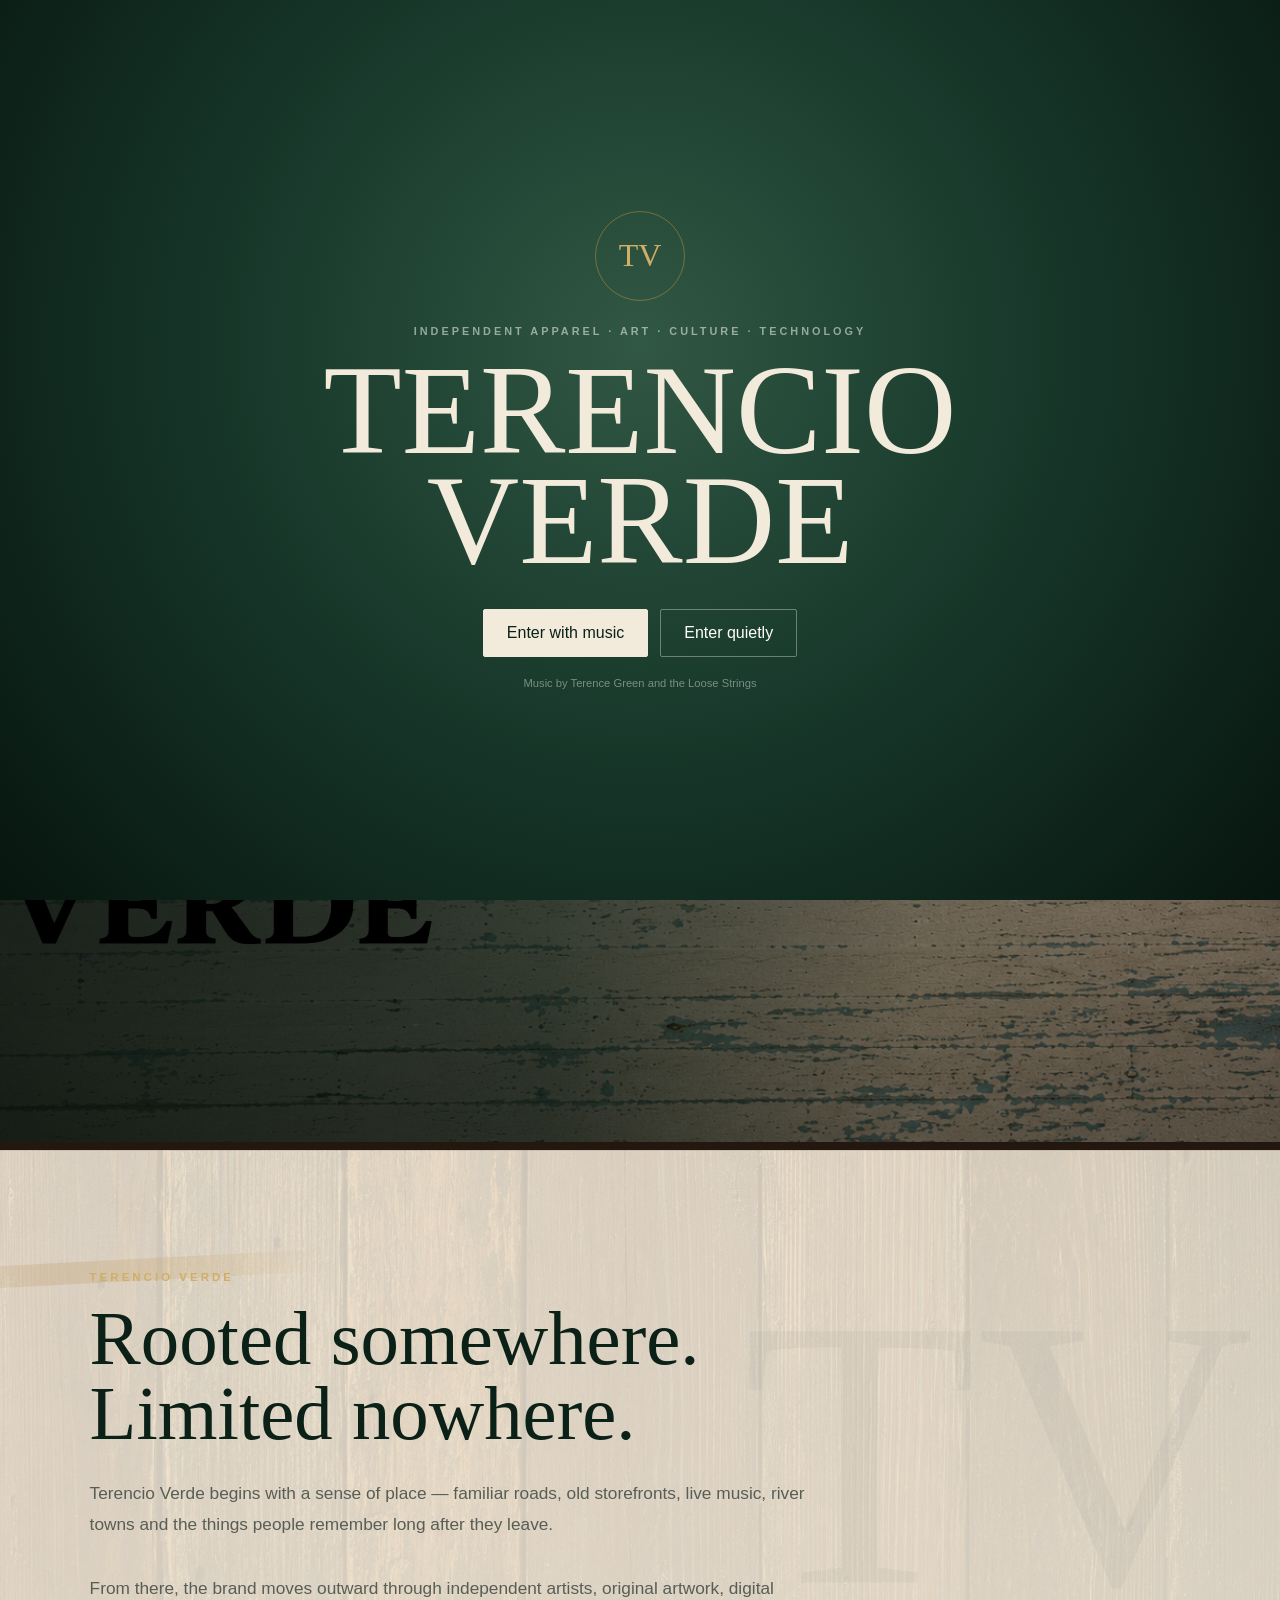
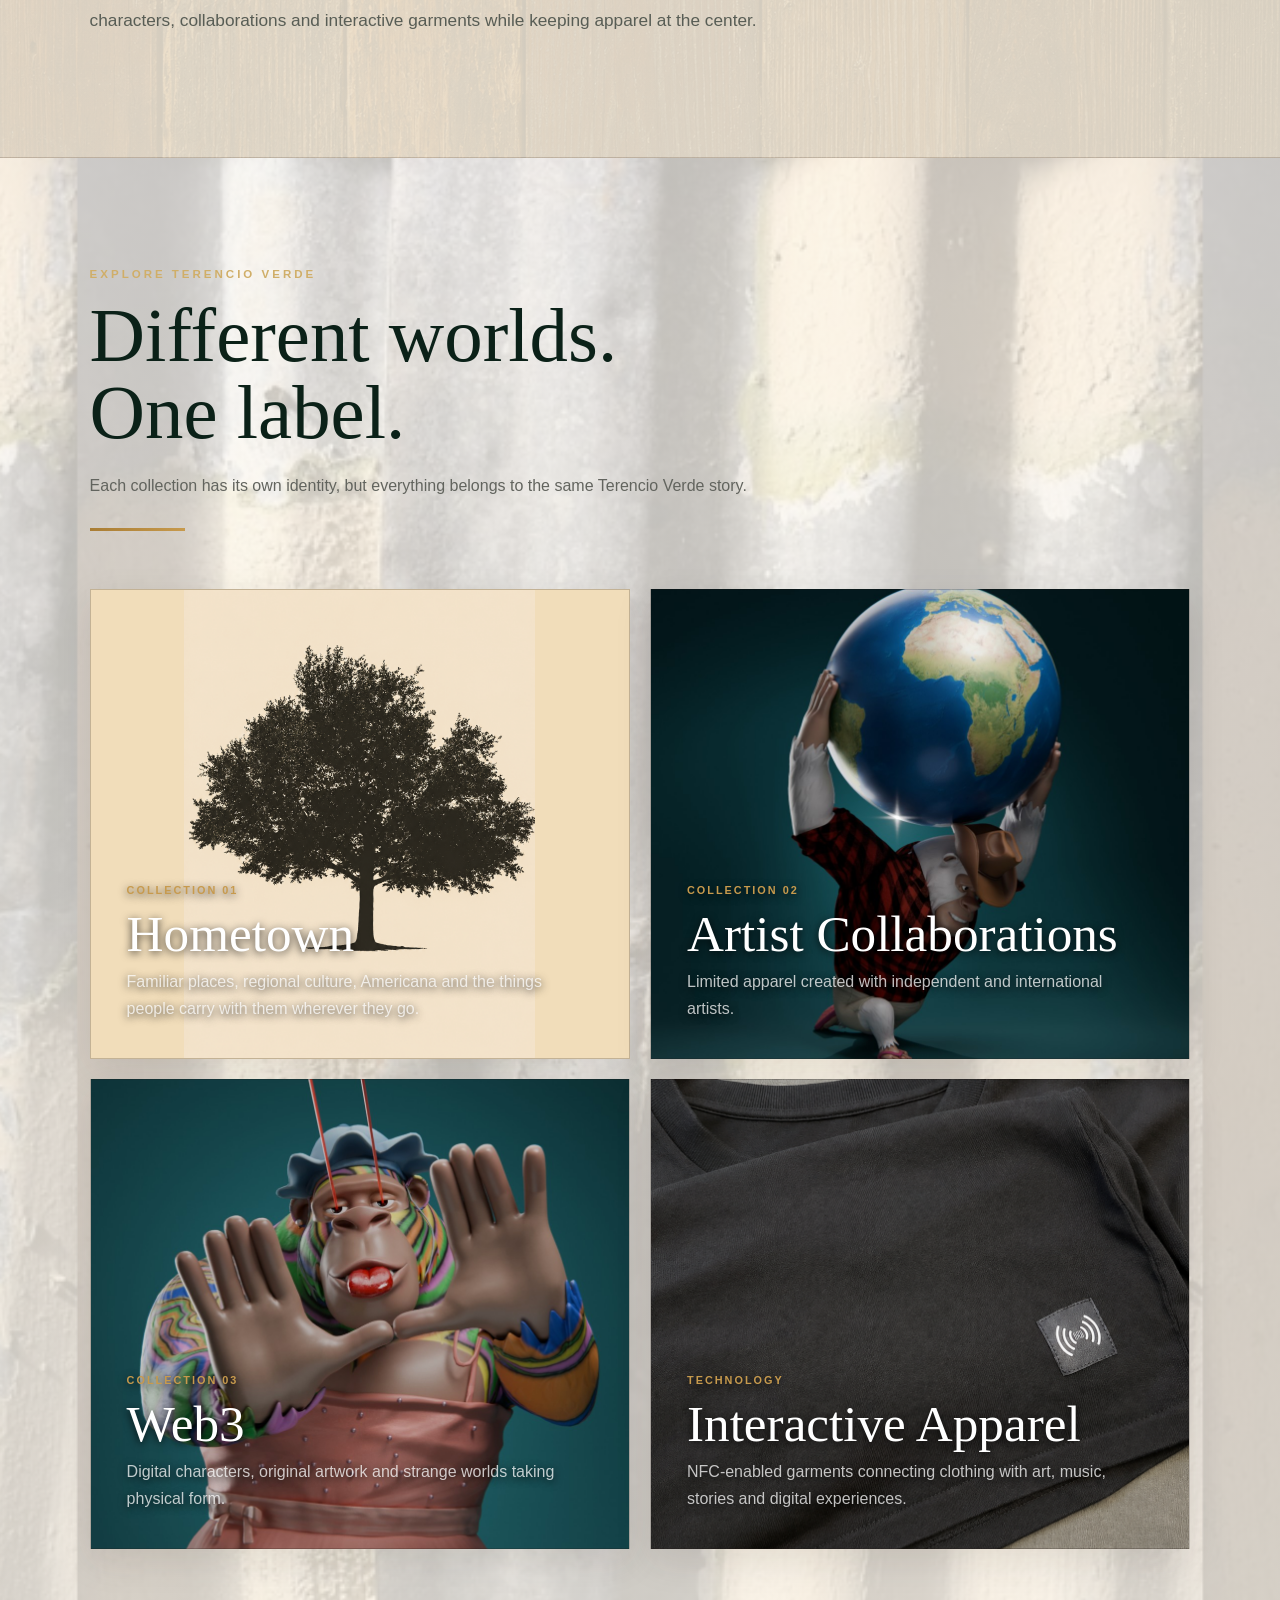
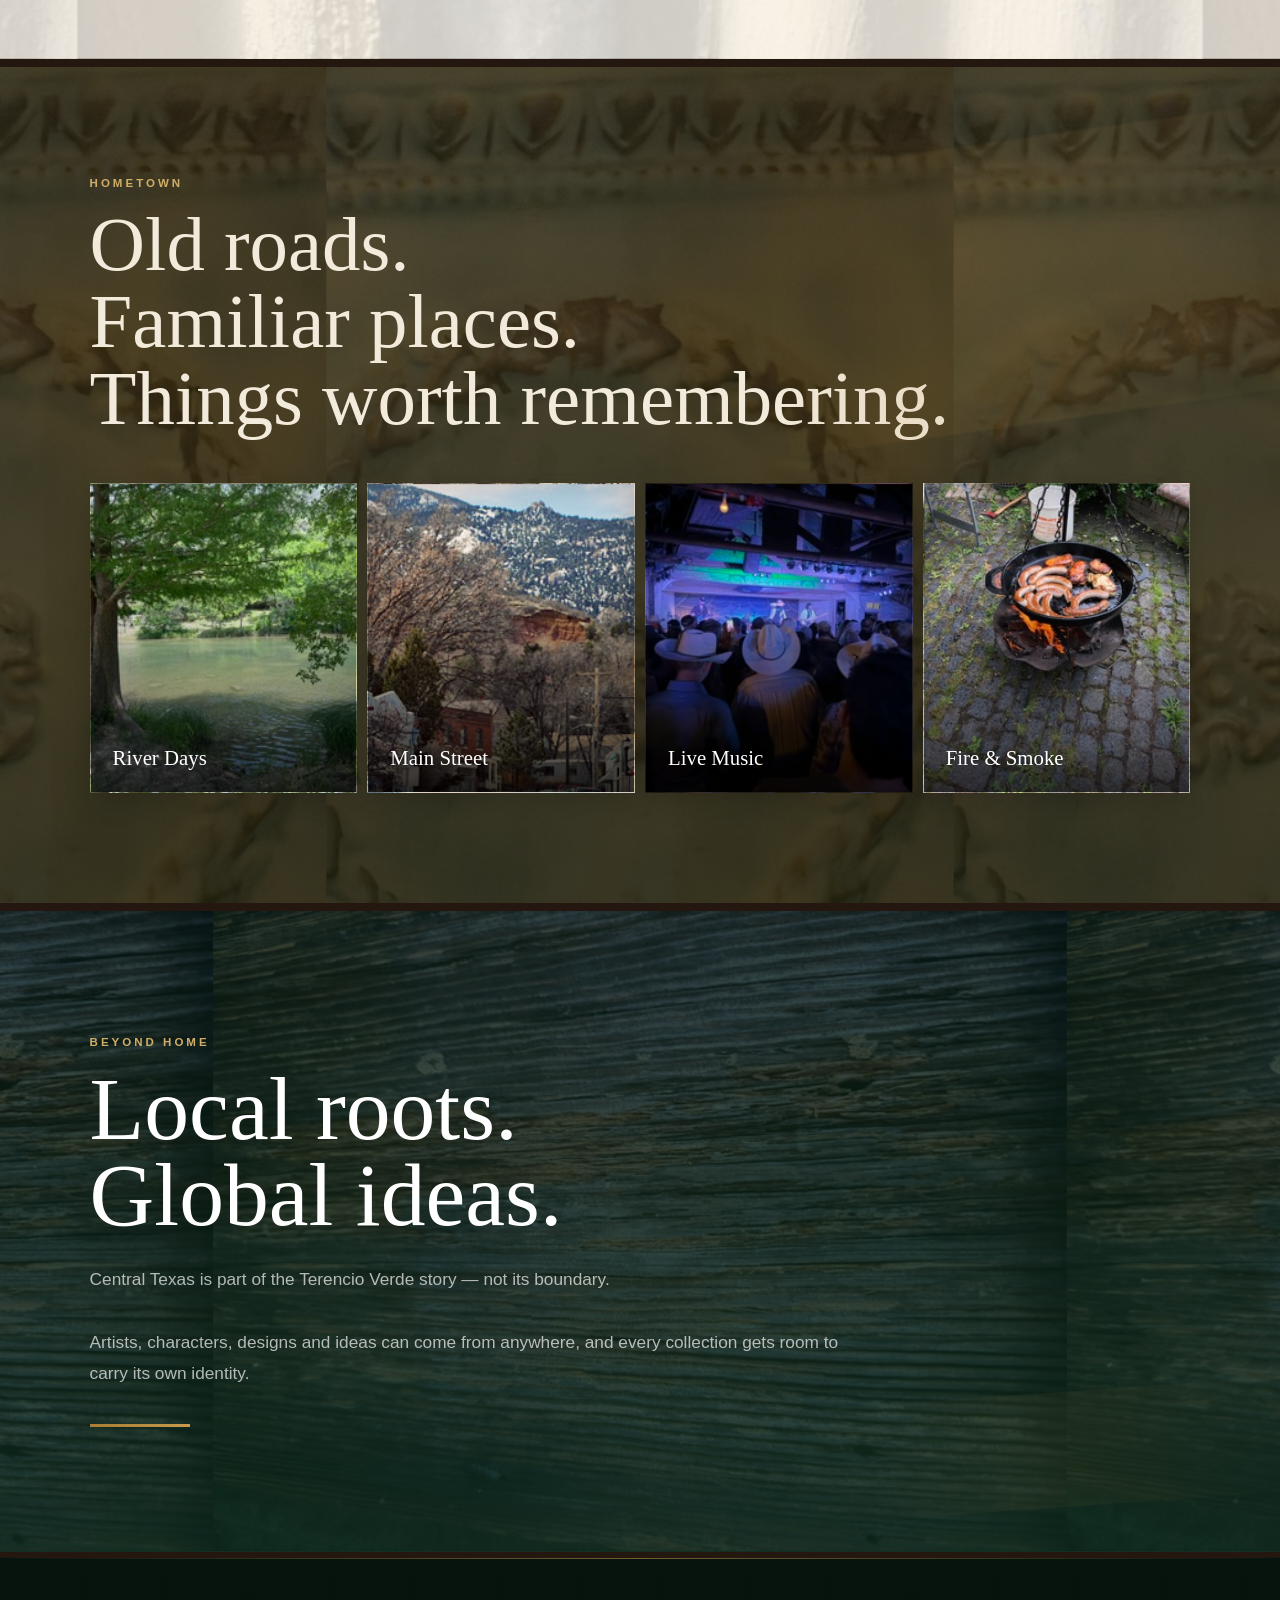
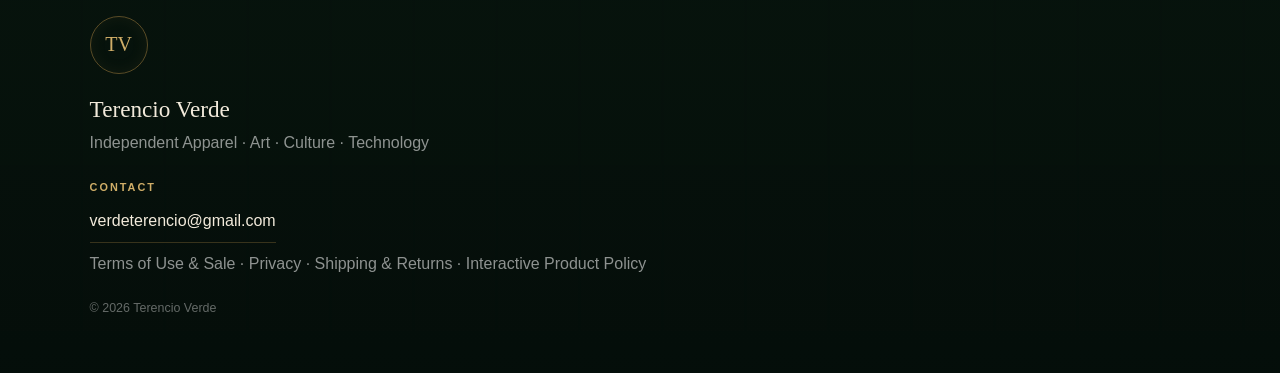
<file: index.html>
<!DOCTYPE html>
<html lang="en">
<head>
  <meta charset="UTF-8">
  <meta name="viewport" content="width=device-width, initial-scale=1.0, viewport-fit=cover">
  <title>Terencio Verde</title>
  <meta name="description" content="Terencio Verde — independent apparel, art, culture, collaborations and interactive clothing.">
  <link rel="stylesheet" href="/assets/site.css?v=4">
  <link rel="stylesheet" href="/assets/home.css?v=6">
  <link rel="stylesheet" href="/assets/home-sections.css?v=7">
  <link rel="stylesheet" href="/assets/home-overrides.css">
  <link rel="stylesheet" href="/assets/site-enhancements.css">
  <style>
    .home-hero-inner{display:grid;grid-template-columns:34% 36% 30%;align-items:center;column-gap:clamp(4px,.7vw,14px);width:100%;max-width:none;margin:0;padding-top:105px;padding-bottom:105px;padding-left:2vw;padding-right:2vw;overflow:visible}
    .home-hero-brand-row{display:contents}
    .home-hero-brand-logo{grid-column:1;width:172%;max-width:940px;height:min(96vh,860px);justify-self:center;align-self:center;object-fit:contain;filter:drop-shadow(0 16px 32px rgba(0,0,0,.28));pointer-events:none;user-select:none;-webkit-user-drag:none;transform:translateX(-2%)}
    .home-hero-brand-row .home-hero-copy{grid-column:2;position:relative;z-index:4;transform:translateX(96px)!important;max-width:680px;margin:0}
    .home-hero-brand-row .home-hero-copy h1{font-size:clamp(4.15rem,5.55vw,6.7rem);max-width:680px;line-height:.92}
    .home-hero-brand-row .home-hero-copy .home-hero-subhead{font-size:clamp(1.08rem,1.25vw,1.42rem)}
    .home-hero-character{grid-column:3!important;position:relative!important;z-index:3!important;right:auto!important;bottom:auto!important;width:116%!important;max-width:760px!important;max-height:min(82vh,740px)!important;height:auto!important;justify-self:center;align-self:center;transform:translate(-2%,10px);object-fit:contain;object-position:center}
    @media(max-width:1200px){.home-hero-inner{grid-template-columns:33% 38% 29%;column-gap:6px;width:100%;max-width:none;margin:0;padding-left:1.5vw;padding-right:1.5vw}.home-hero-brand-logo{width:164%;max-width:700px;height:min(86vh,720px)}.home-hero-brand-row .home-hero-copy{max-width:590px;transform:translateX(58px)!important}.home-hero-brand-row .home-hero-copy h1{font-size:clamp(3.55rem,5.25vw,5.65rem)}.home-hero-character{width:114%!important;max-width:620px!important;max-height:min(76vh,630px)!important;transform:translate(-1%,10px)}}
    @media(max-width:900px){.home-hero-inner{grid-template-columns:31% 42% 27%;column-gap:4px;padding-left:1vw;padding-right:1vw}.home-hero-brand-logo{width:148%;max-width:470px;height:min(72vh,560px)}.home-hero-brand-row .home-hero-copy{transform:translateX(26px)!important}.home-hero-brand-row .home-hero-copy h1{font-size:clamp(3.05rem,5.6vw,4.55rem)}.home-hero-character{width:110%!important;max-width:455px!important;max-height:min(64vh,490px)!important;transform:translate(0,8px)}}
    @media(max-width:760px){
      .home-hero{min-height:calc(100svh - 72px);display:flex;align-items:center;overflow:hidden}
      .home-hero-inner{display:grid;grid-template-columns:31% 42% 27%;align-items:center;column-gap:2px;min-height:calc(100svh - 72px);width:100%;max-width:none;margin:0;padding:40px 2vw;overflow:visible}
      .home-hero-brand-row{display:contents}
      .home-hero-brand-logo{position:static;grid-column:1;width:145%;max-width:none;height:auto;max-height:54vh;justify-self:center;align-self:center;margin:0;transform:translateX(-6%);z-index:2;filter:drop-shadow(0 10px 20px rgba(0,0,0,.22))}
      .home-hero-brand-row .home-hero-copy{grid-column:2;position:relative;z-index:4;width:auto;max-width:none;margin:0;padding:0;transform:translateX(6px)!important}
      .home-hero-brand-row .home-hero-copy .eyebrow{margin-bottom:10px;font-size:.56rem;letter-spacing:1.6px;white-space:normal}
      .home-hero-brand-row .home-hero-copy h1{font-size:clamp(2rem,7.7vw,3rem);line-height:.92;max-width:none;margin-bottom:14px}
      .home-hero-brand-row .home-hero-copy .home-hero-subhead{max-width:100%;font-size:.76rem;line-height:1.38}
      .home-hero-brand-row .home-hero-copy .home-hero-note{max-width:100%;margin-top:10px;font-size:.64rem;line-height:1.35}
      .home-hero-character{grid-column:3!important;position:relative!important;right:auto!important;bottom:auto!important;width:150%!important;max-width:none!important;max-height:52vh!important;height:auto!important;justify-self:center;align-self:center;transform:translateX(-10%)!important;object-fit:contain;object-position:center}
    }
    @media(max-width:480px){
      .home-hero-inner{grid-template-columns:30% 44% 26%;column-gap:0;padding:30px 1.5vw}
      .home-hero-brand-logo{width:150%;max-height:48vh;transform:translateX(-8%)}
      .home-hero-brand-row .home-hero-copy{transform:translateX(2px)!important}
      .home-hero-brand-row .home-hero-copy .eyebrow{margin-bottom:8px;font-size:.49rem;letter-spacing:1.35px}
      .home-hero-brand-row .home-hero-copy h1{font-size:clamp(1.72rem,7.65vw,2.45rem);line-height:.93;margin-bottom:12px}
      .home-hero-brand-row .home-hero-copy .home-hero-subhead{font-size:.68rem;line-height:1.34}
      .home-hero-brand-row .home-hero-copy .home-hero-note{margin-top:8px;font-size:.58rem;line-height:1.3}
      .home-hero-character{width:165%!important;max-height:48vh!important;transform:translateX(-13%)!important}
    }
  </style>
</head>
<body>
<script src="/assets/site-config.js"></script>
<audio id="siteMusic" preload="metadata"></audio>
<div id="intro"><div class="intro-inner"><div class="intro-mark">TV</div><div class="intro-kicker" id="introTagline"></div><div class="intro-title">TERENCIO<br>VERDE</div><div class="intro-buttons"><button id="enterMusic" type="button">Enter with music</button><button id="enterQuiet" type="button">Enter quietly</button></div><div class="music-credit" id="musicCredit"></div></div></div>
<header class="site-header"><a class="site-brand" href="/">TERENCIO VERDE</a><nav class="site-nav" aria-label="Main navigation"><a href="/hometown.html">Hometown</a><a href="/collaborations.html">Artist Collabs</a><a href="/web3.html">Web3</a><a id="interactiveNav" href="/interactive.html">Interactive</a><a id="storeNav" href="/store.html">Shop</a></nav></header>
<main>
<section class="home-hero"><div class="home-hero-inner"><div class="home-hero-brand-row"><img class="home-hero-brand-logo" src="/assets/Terencio%20V%20logo.png" alt="Terencio V logo" decoding="async" fetchpriority="high"><div class="home-hero-copy"><div class="eyebrow">Independent Apparel</div><h1>The Place<br>That Stays<br>With You.</h1><p class="home-hero-subhead">Rooted in Central Texas. Made for every hometown worth remembering.</p><p class="home-hero-note">Independent apparel shaped by art, music, memory and place.</p></div></div><img class="home-hero-character" src="/assets/terencio-hero.png" alt="Terencio presenting the Terencio Verde brand" decoding="async" fetchpriority="high"></div></section>
<section class="home-intro"><div class="home-intro-inner"><div class="home-intro-content"><div class="eyebrow">Terencio Verde</div><h2>Rooted somewhere.<br>Limited nowhere.</h2><p>Terencio Verde begins with a sense of place — familiar roads, old storefronts, live music, river towns and the things people remember long after they leave.<br><br>From there, the brand moves outward through independent artists, original artwork, digital characters, collaborations and interactive garments while keeping apparel at the center.</p></div></div></section>
<section class="home-collections"><div class="home-collections-inner"><div class="home-section-heading"><div class="eyebrow">Explore Terencio Verde</div><h2>Different worlds.<br>One label.</h2><p>Each collection has its own identity, but everything belongs to the same Terencio Verde story.</p></div><div class="home-collection-grid"><a class="home-collection-card home-card-hometown" href="/hometown.html"><div class="home-collection-content"><small>Collection 01</small><h3>Hometown</h3><p>Familiar places, regional culture, Americana and the things people carry with them wherever they go.</p></div></a><a class="home-collection-card home-card-collabs" href="/collaborations.html"><div class="home-collection-content"><small>Collection 02</small><h3>Artist Collaborations</h3><p>Limited apparel created with independent and international artists.</p></div></a><a class="home-collection-card home-card-web3" href="/web3.html"><div class="home-collection-content"><small>Collection 03</small><h3>Web3</h3><p>Digital characters, original artwork and strange worlds taking physical form.</p></div></a><a id="interactiveCard" class="home-collection-card home-card-interactive" href="/interactive.html"><div class="home-collection-content"><small>Technology</small><h3>Interactive Apparel</h3><p>NFC-enabled garments connecting clothing with art, music, stories and digital experiences.</p></div></a></div></div></section>
<section class="home-hometown"><div class="home-hometown-inner"><div class="eyebrow">Hometown</div><h2>Old roads.<br>Familiar places.<br>Things worth remembering.</h2><div class="home-memory-grid"><div class="home-memory home-memory-river"><span>River Days</span></div><div class="home-memory home-memory-mainstreet"><span>Main Street</span></div><div class="home-memory home-memory-music"><span>Live Music</span></div><div class="home-memory home-memory-fire"><span>Fire & Smoke</span></div></div></div></section>
<section class="home-global"><div class="home-global-inner"><div class="home-global-content"><div class="eyebrow">Beyond Home</div><h2>Local roots.<br>Global ideas.</h2><p>Central Texas is part of the Terencio Verde story — not its boundary.<br><br>Artists, characters, designs and ideas can come from anywhere, and every collection gets room to carry its own identity.</p><div class="home-global-line"></div></div></div></section>
</main>
<footer class="site-footer"><div class="footer-inner"><div class="footer-mark">TV</div><strong class="footer-brand">Terencio Verde</strong><span class="footer-tagline" id="footerTagline"></span><div class="footer-contact"><div class="footer-label">Contact</div><a class="footer-email" href="mailto:verdeterencio@gmail.com">verdeterencio@gmail.com</a></div><div style="margin-top:12px"><a href="/terms.html">Terms of Use &amp; Sale</a> · <a href="/privacy.html">Privacy</a> · <a href="/shipping-returns.html">Shipping &amp; Returns</a> · <a href="/interactive-product-policy.html">Interactive Product Policy</a></div><div class="footer-copyright">© <span id="footerYear">2026</span> Terencio Verde</div></div></footer>
<script src="/assets/home.js?v=5"></script><script src="/assets/mobile-nav.js?v=4"></script>
</body>
</html>
</file>
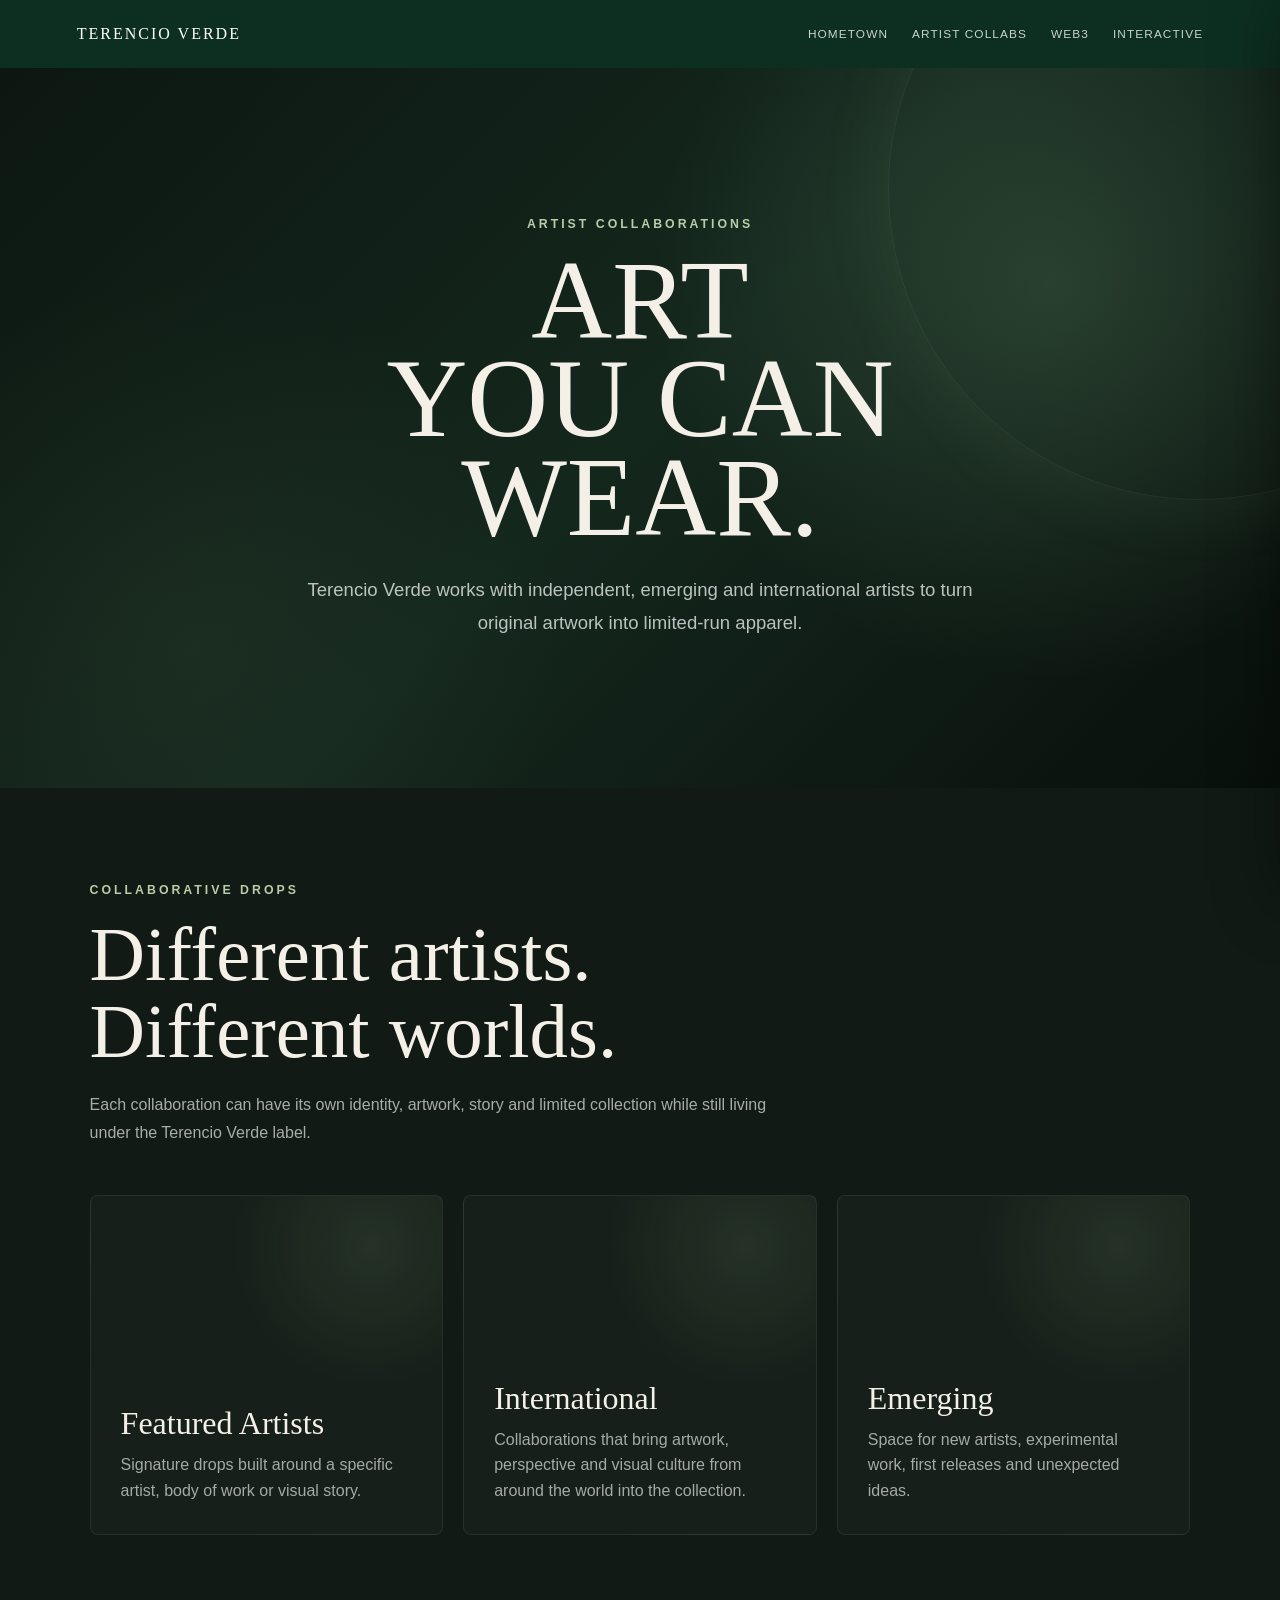
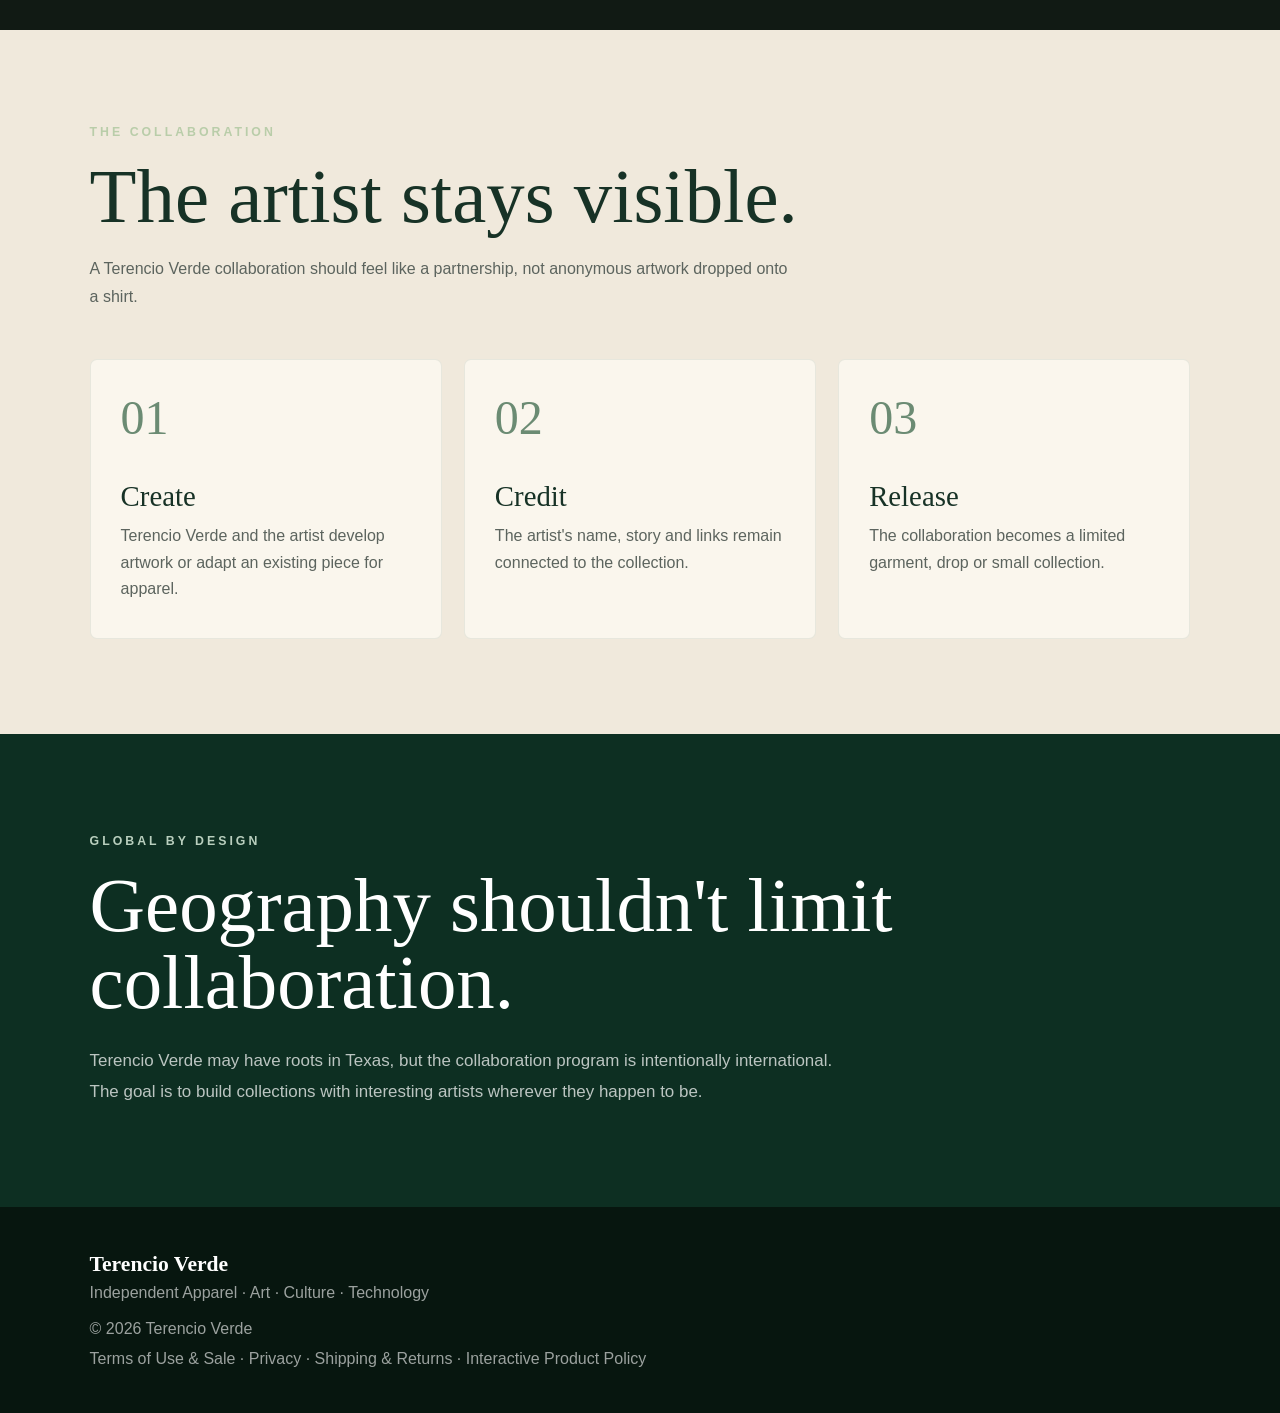
<file: collaborations.html>
<!DOCTYPE html>
<html lang="en">
<head>
  <meta charset="UTF-8">
  <meta name="viewport" content="width=device-width, initial-scale=1.0, viewport-fit=cover">
  <title>Artist Collaborations | Terencio Verde</title>
  <meta name="description" content="Terencio Verde artist collaborations — limited apparel created with independent, emerging and international artists.">
  <link rel="stylesheet" href="/assets/collaborations.css">
  <link rel="stylesheet" href="/assets/site-enhancements.css">
</head>
<body>
<script src="/assets/site-config.js"></script>
<header>
  <a class="brand" href="/">TERENCIO VERDE</a>
  <nav aria-label="Main navigation">
    <a href="/hometown.html">Hometown</a>
    <a href="/collaborations.html">Artist Collabs</a>
    <a href="/web3.html">Web3</a>
    <a id="interactiveNav" href="/interactive.html">Interactive</a>
    <a id="storeNav" href="/store.html">Shop</a>
  </nav>
</header>
<main>
  <section class="hero">
    <div class="hero-copy">
      <div class="eyebrow">Artist Collaborations</div>
      <h1>ART<br>YOU CAN<br>WEAR.</h1>
      <p>Terencio Verde works with independent, emerging and international artists to turn original artwork into limited-run apparel.</p>
    </div>
    <div class="character-zone" aria-hidden="true"></div>
  </section>

  <section class="collabs">
    <div class="section-heading">
      <div class="eyebrow">Collaborative Drops</div>
      <h2>Different artists. Different worlds.</h2>
      <p>Each collaboration can have its own identity, artwork, story and limited collection while still living under the Terencio Verde label.</p>
    </div>
    <div class="collab-grid">
      <article class="collab-card"><h3>Featured Artists</h3><p>Signature drops built around a specific artist, body of work or visual story.</p></article>
      <article class="collab-card"><h3>International</h3><p>Collaborations that bring artwork, perspective and visual culture from around the world into the collection.</p></article>
      <article class="collab-card"><h3>Emerging</h3><p>Space for new artists, experimental work, first releases and unexpected ideas.</p></article>
    </div>
  </section>

  <section class="process">
    <div class="section-heading">
      <div class="eyebrow">The collaboration</div>
      <h2>The artist stays visible.</h2>
      <p>A Terencio Verde collaboration should feel like a partnership, not anonymous artwork dropped onto a shirt.</p>
    </div>
    <div class="process-grid">
      <article class="process-card"><div class="process-number">01</div><h3>Create</h3><p>Terencio Verde and the artist develop artwork or adapt an existing piece for apparel.</p></article>
      <article class="process-card"><div class="process-number">02</div><h3>Credit</h3><p>The artist's name, story and links remain connected to the collection.</p></article>
      <article class="process-card"><div class="process-number">03</div><h3>Release</h3><p>The collaboration becomes a limited garment, drop or small collection.</p></article>
    </div>
  </section>

  <section class="global">
    <div class="global-inner">
      <div class="eyebrow">Global by design</div>
      <h2>Geography shouldn't limit collaboration.</h2>
      <p>Terencio Verde may have roots in Texas, but the collaboration program is intentionally international. The goal is to build collections with interesting artists wherever they happen to be.</p>
    </div>
  </section>
</main>
<footer>
  <strong>Terencio Verde</strong>
  <span id="footerTagline"></span><br><br>
  © 2026 Terencio Verde
</footer>
<script src="/assets/mobile-nav.js"></script>
</body>
</html>
</file>
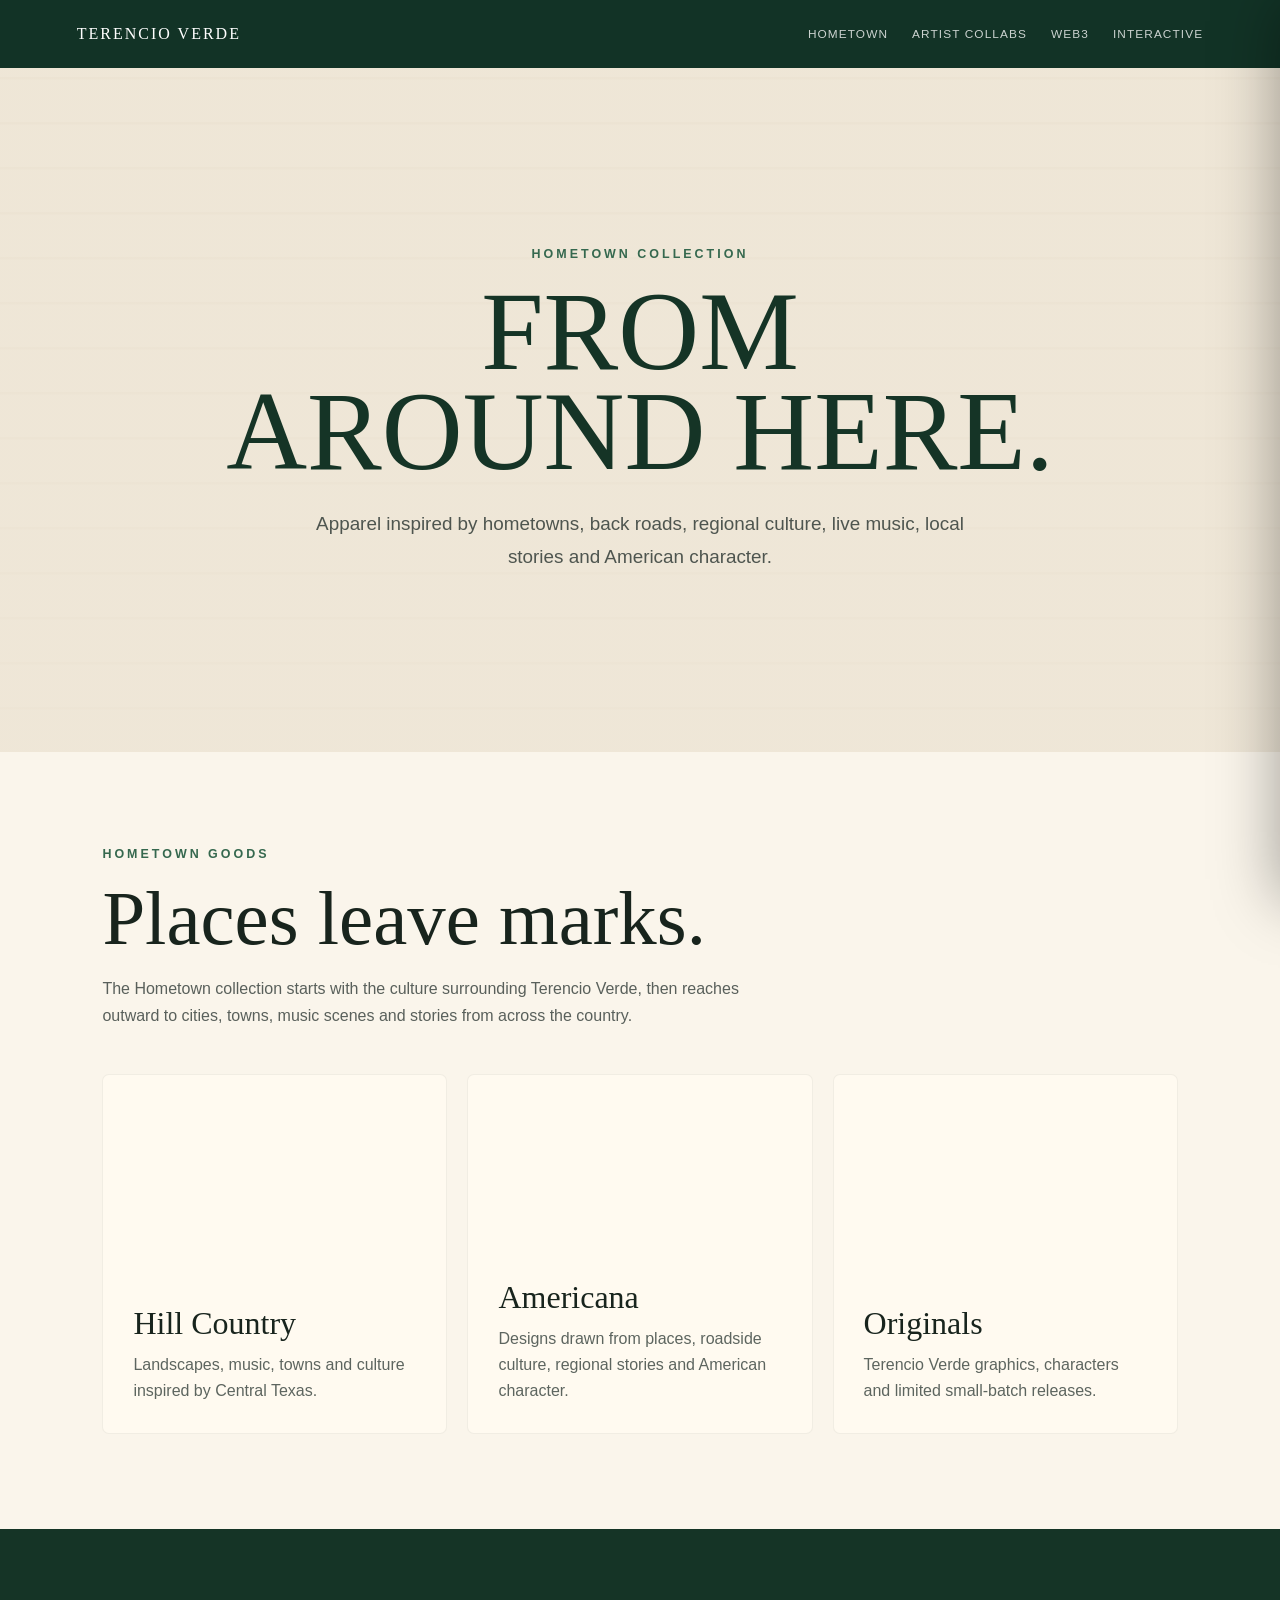
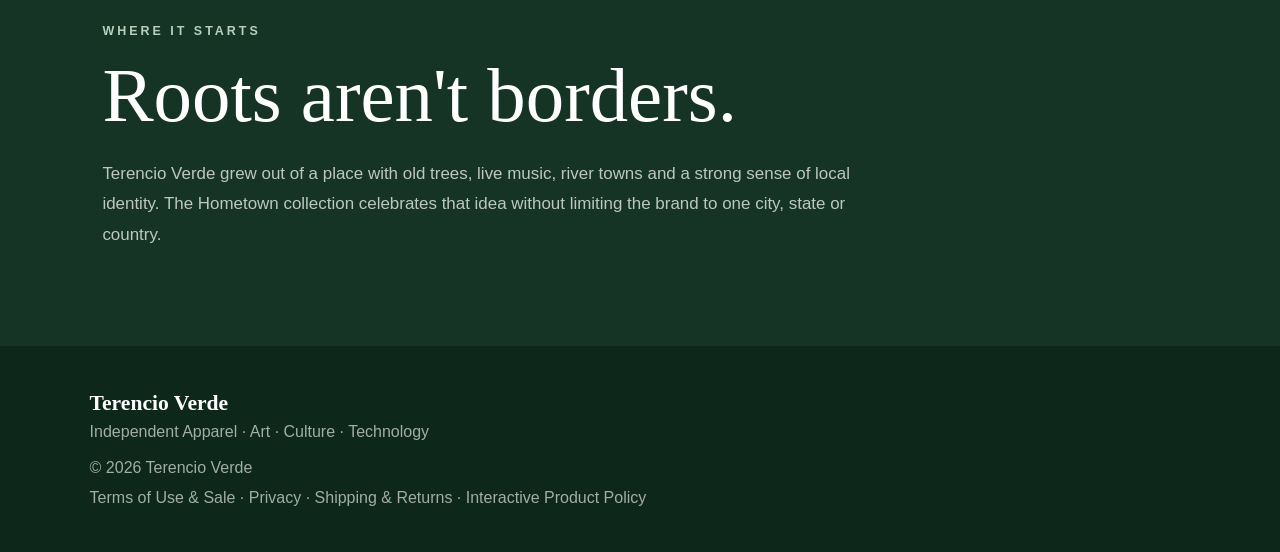
<file: hometown.html>
<!DOCTYPE html>
<html lang="en">
<head>
  <meta charset="UTF-8">
  <meta name="viewport" content="width=device-width, initial-scale=1.0, viewport-fit=cover">
  <title>Hometown | Terencio Verde</title>
  <meta name="description" content="The Hometown collection from Terencio Verde — regional culture, Americana, music, local stories and original apparel.">
  <link rel="stylesheet" href="/assets/hometown.css">
  <link rel="stylesheet" href="/assets/site-enhancements.css">
</head>
<body>
<script src="/assets/site-config.js"></script>
<header>
  <a class="brand" href="/">TERENCIO VERDE</a>
  <nav aria-label="Main navigation">
    <a href="/hometown.html">Hometown</a>
    <a href="/collaborations.html">Artist Collabs</a>
    <a href="/web3.html">Web3</a>
    <a id="interactiveNav" href="/interactive.html">Interactive</a>
    <a id="storeNav" href="/store.html">Shop</a>
  </nav>
</header>
<main>
  <section class="hero">
    <div class="hero-copy">
      <div class="eyebrow">Hometown Collection</div>
      <h1>FROM<br>AROUND HERE.</h1>
      <p>Apparel inspired by hometowns, back roads, regional culture, live music, local stories and American character.</p>
    </div>
    <div class="character-zone" aria-hidden="true"></div>
  </section>

  <section class="collections">
    <div class="section-heading">
      <div class="eyebrow">Hometown Goods</div>
      <h2>Places leave marks.</h2>
      <p>The Hometown collection starts with the culture surrounding Terencio Verde, then reaches outward to cities, towns, music scenes and stories from across the country.</p>
    </div>
    <div class="collection-grid">
      <article class="card"><h3>Hill Country</h3><p>Landscapes, music, towns and culture inspired by Central Texas.</p></article>
      <article class="card"><h3>Americana</h3><p>Designs drawn from places, roadside culture, regional stories and American character.</p></article>
      <article class="card"><h3>Originals</h3><p>Terencio Verde graphics, characters and limited small-batch releases.</p></article>
    </div>
  </section>

  <section class="origin">
    <div class="origin-inner">
      <div class="eyebrow">Where it starts</div>
      <h2>Roots aren't borders.</h2>
      <p>Terencio Verde grew out of a place with old trees, live music, river towns and a strong sense of local identity. The Hometown collection celebrates that idea without limiting the brand to one city, state or country.</p>
    </div>
  </section>
</main>
<footer>
  <strong>Terencio Verde</strong>
  <span id="footerTagline"></span><br><br>
  © 2026 Terencio Verde
</footer>
<script src="/assets/mobile-nav.js"></script>
</body>
</html>
</file>
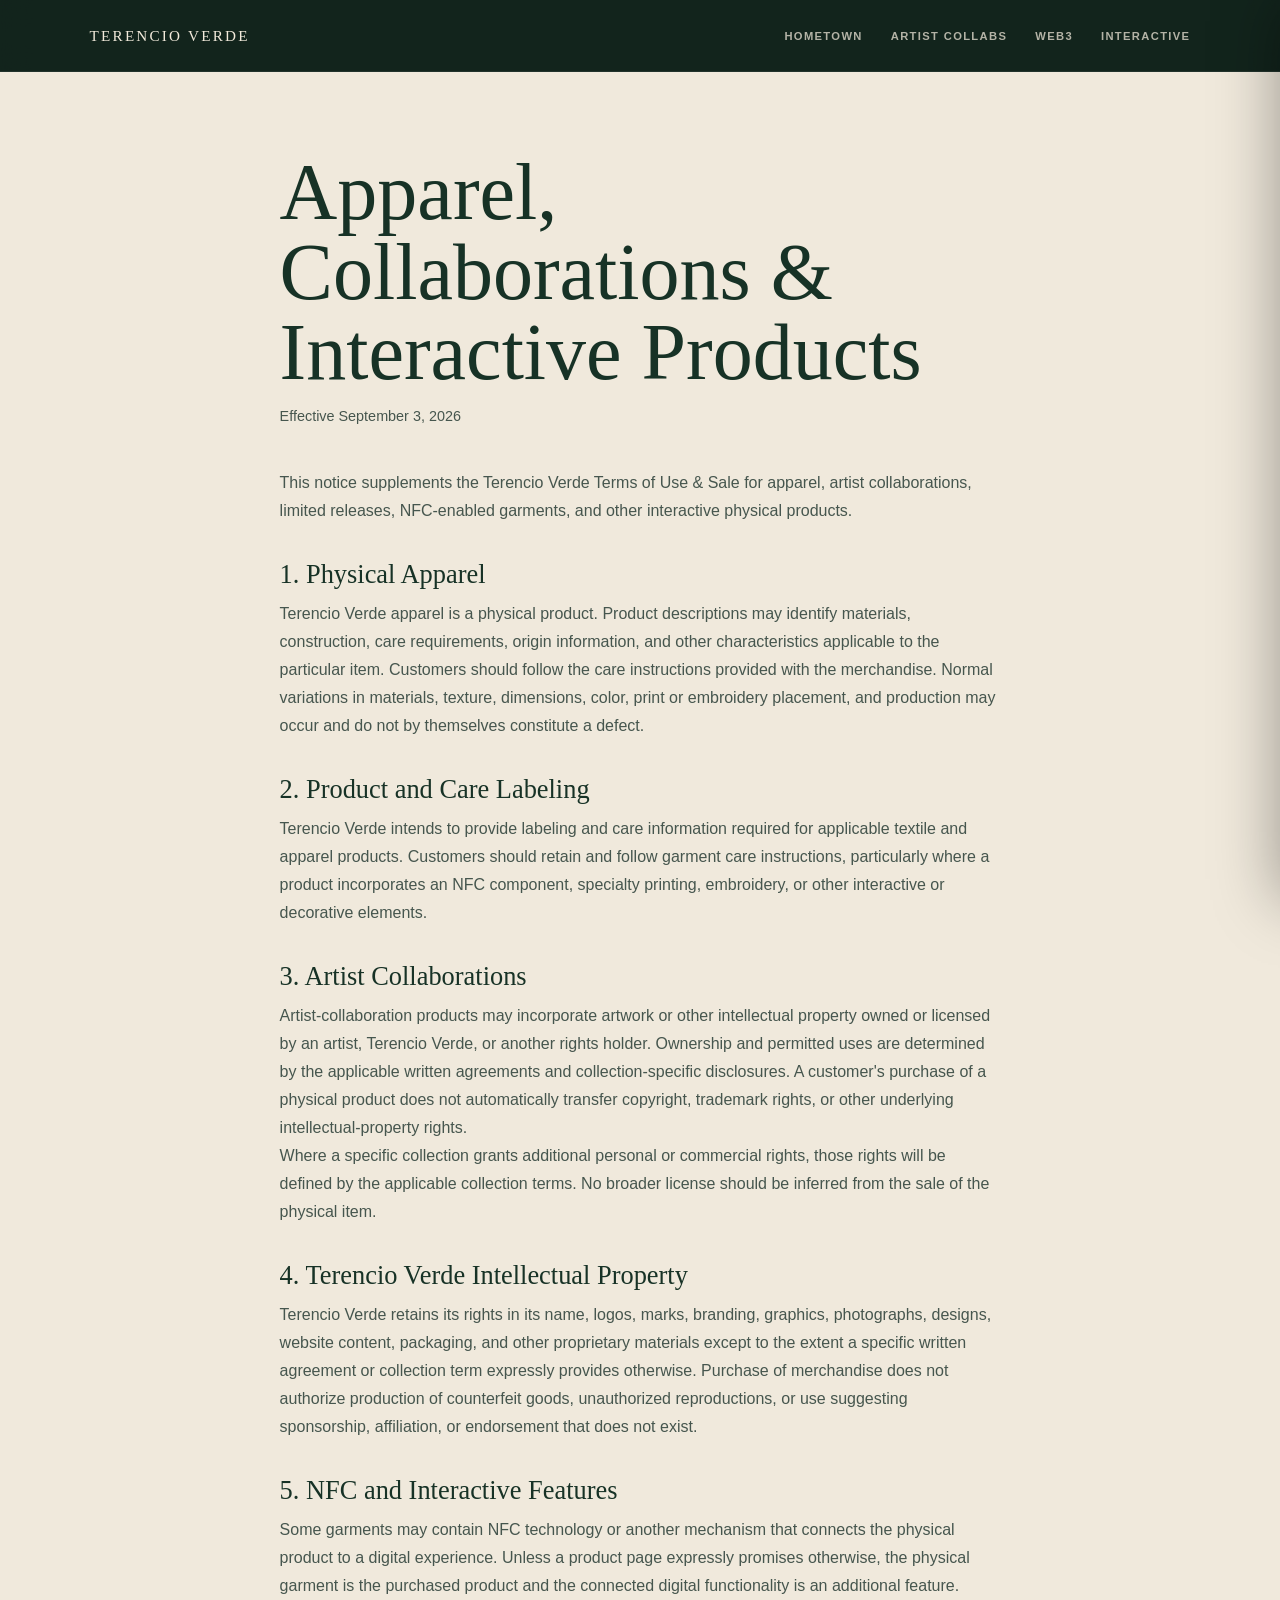
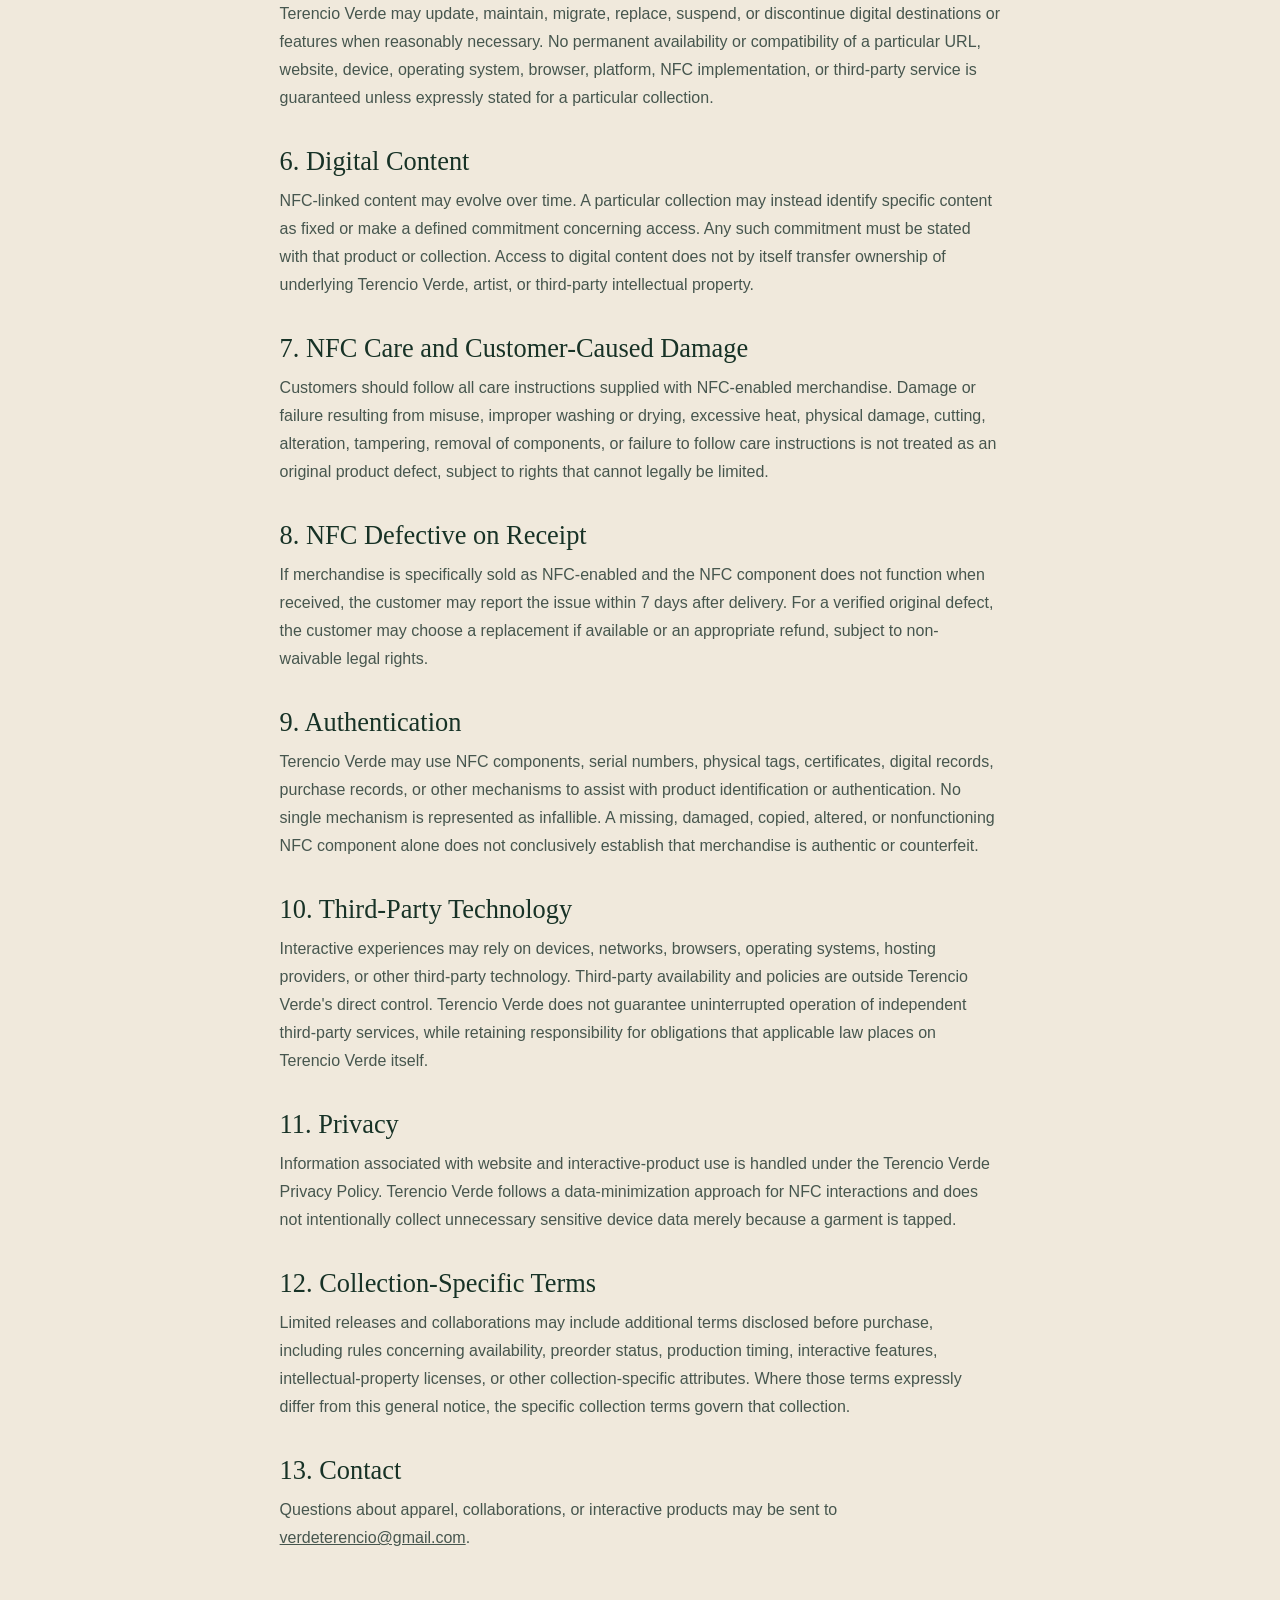
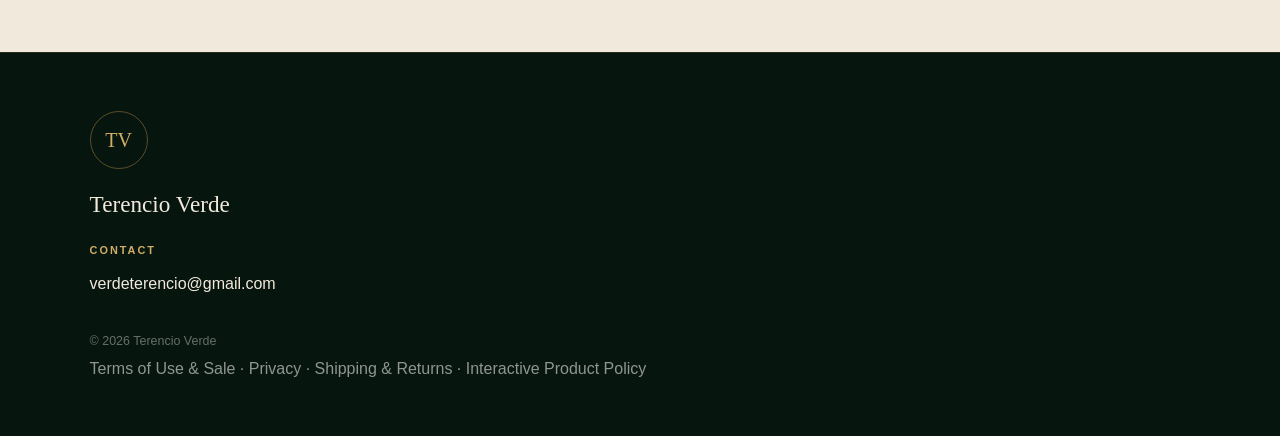
<file: interactive-product-policy.html>
<!DOCTYPE html>
<html lang="en"><head><meta charset="UTF-8"><meta name="viewport" content="width=device-width, initial-scale=1.0, viewport-fit=cover"><title>Apparel, Collaborations & Interactive Products | Terencio Verde</title><meta name="description" content="Terencio Verde apparel, artist collaboration and interactive product notice."><link rel="stylesheet" href="/assets/site.css?v=4"><style>body{background:#f0e9dc;color:#173226}.legal{max-width:900px;margin:0 auto;padding:80px 7% 100px}.legal h1,.legal h2{font-family:Georgia,serif;font-weight:400}.legal h1{font-size:clamp(2.8rem,7vw,5rem);line-height:1;margin-bottom:12px}.legal h2{font-size:1.65rem;margin:34px 0 10px}.legal p,.legal li{line-height:1.75;color:#46564e}.legal .updated{margin-bottom:40px;font-size:.9rem}.legal a{text-decoration:underline}</style></head><body><script src="/assets/site-config.js"></script><header class="site-header"><a class="site-brand" href="/">TERENCIO VERDE</a><nav class="site-nav" aria-label="Main navigation"><a href="/hometown.html">Hometown</a><a href="/collaborations.html">Artist Collabs</a><a href="/web3.html">Web3</a><a href="/interactive.html">Interactive</a></nav></header><main class="legal"><h1>Apparel, Collaborations &amp; Interactive Products</h1><p class="updated">Effective September 3, 2026</p><p>This notice supplements the Terencio Verde Terms of Use &amp; Sale for apparel, artist collaborations, limited releases, NFC-enabled garments, and other interactive physical products.</p><h2>1. Physical Apparel</h2><p>Terencio Verde apparel is a physical product. Product descriptions may identify materials, construction, care requirements, origin information, and other characteristics applicable to the particular item. Customers should follow the care instructions provided with the merchandise. Normal variations in materials, texture, dimensions, color, print or embroidery placement, and production may occur and do not by themselves constitute a defect.</p><h2>2. Product and Care Labeling</h2><p>Terencio Verde intends to provide labeling and care information required for applicable textile and apparel products. Customers should retain and follow garment care instructions, particularly where a product incorporates an NFC component, specialty printing, embroidery, or other interactive or decorative elements.</p><h2>3. Artist Collaborations</h2><p>Artist-collaboration products may incorporate artwork or other intellectual property owned or licensed by an artist, Terencio Verde, or another rights holder. Ownership and permitted uses are determined by the applicable written agreements and collection-specific disclosures. A customer's purchase of a physical product does not automatically transfer copyright, trademark rights, or other underlying intellectual-property rights.</p><p>Where a specific collection grants additional personal or commercial rights, those rights will be defined by the applicable collection terms. No broader license should be inferred from the sale of the physical item.</p><h2>4. Terencio Verde Intellectual Property</h2><p>Terencio Verde retains its rights in its name, logos, marks, branding, graphics, photographs, designs, website content, packaging, and other proprietary materials except to the extent a specific written agreement or collection term expressly provides otherwise. Purchase of merchandise does not authorize production of counterfeit goods, unauthorized reproductions, or use suggesting sponsorship, affiliation, or endorsement that does not exist.</p><h2>5. NFC and Interactive Features</h2><p>Some garments may contain NFC technology or another mechanism that connects the physical product to a digital experience. Unless a product page expressly promises otherwise, the physical garment is the purchased product and the connected digital functionality is an additional feature.</p><p>Terencio Verde may update, maintain, migrate, replace, suspend, or discontinue digital destinations or features when reasonably necessary. No permanent availability or compatibility of a particular URL, website, device, operating system, browser, platform, NFC implementation, or third-party service is guaranteed unless expressly stated for a particular collection.</p><h2>6. Digital Content</h2><p>NFC-linked content may evolve over time. A particular collection may instead identify specific content as fixed or make a defined commitment concerning access. Any such commitment must be stated with that product or collection. Access to digital content does not by itself transfer ownership of underlying Terencio Verde, artist, or third-party intellectual property.</p><h2>7. NFC Care and Customer-Caused Damage</h2><p>Customers should follow all care instructions supplied with NFC-enabled merchandise. Damage or failure resulting from misuse, improper washing or drying, excessive heat, physical damage, cutting, alteration, tampering, removal of components, or failure to follow care instructions is not treated as an original product defect, subject to rights that cannot legally be limited.</p><h2>8. NFC Defective on Receipt</h2><p>If merchandise is specifically sold as NFC-enabled and the NFC component does not function when received, the customer may report the issue within 7 days after delivery. For a verified original defect, the customer may choose a replacement if available or an appropriate refund, subject to non-waivable legal rights.</p><h2>9. Authentication</h2><p>Terencio Verde may use NFC components, serial numbers, physical tags, certificates, digital records, purchase records, or other mechanisms to assist with product identification or authentication. No single mechanism is represented as infallible. A missing, damaged, copied, altered, or nonfunctioning NFC component alone does not conclusively establish that merchandise is authentic or counterfeit.</p><h2>10. Third-Party Technology</h2><p>Interactive experiences may rely on devices, networks, browsers, operating systems, hosting providers, or other third-party technology. Third-party availability and policies are outside Terencio Verde's direct control. Terencio Verde does not guarantee uninterrupted operation of independent third-party services, while retaining responsibility for obligations that applicable law places on Terencio Verde itself.</p><h2>11. Privacy</h2><p>Information associated with website and interactive-product use is handled under the Terencio Verde Privacy Policy. Terencio Verde follows a data-minimization approach for NFC interactions and does not intentionally collect unnecessary sensitive device data merely because a garment is tapped.</p><h2>12. Collection-Specific Terms</h2><p>Limited releases and collaborations may include additional terms disclosed before purchase, including rules concerning availability, preorder status, production timing, interactive features, intellectual-property licenses, or other collection-specific attributes. Where those terms expressly differ from this general notice, the specific collection terms govern that collection.</p><h2>13. Contact</h2><p>Questions about apparel, collaborations, or interactive products may be sent to <a href="mailto:verdeterencio@gmail.com">verdeterencio@gmail.com</a>.</p></main><footer class="site-footer"><div class="footer-inner"><div class="footer-mark">TV</div><strong class="footer-brand">Terencio Verde</strong><div class="footer-contact"><div class="footer-label">Contact</div><a class="footer-email" href="mailto:verdeterencio@gmail.com">verdeterencio@gmail.com</a></div><div class="footer-copyright">© 2026 Terencio Verde</div></div></footer><script src="/assets/mobile-nav.js?v=4"></script></body></html>
</file>
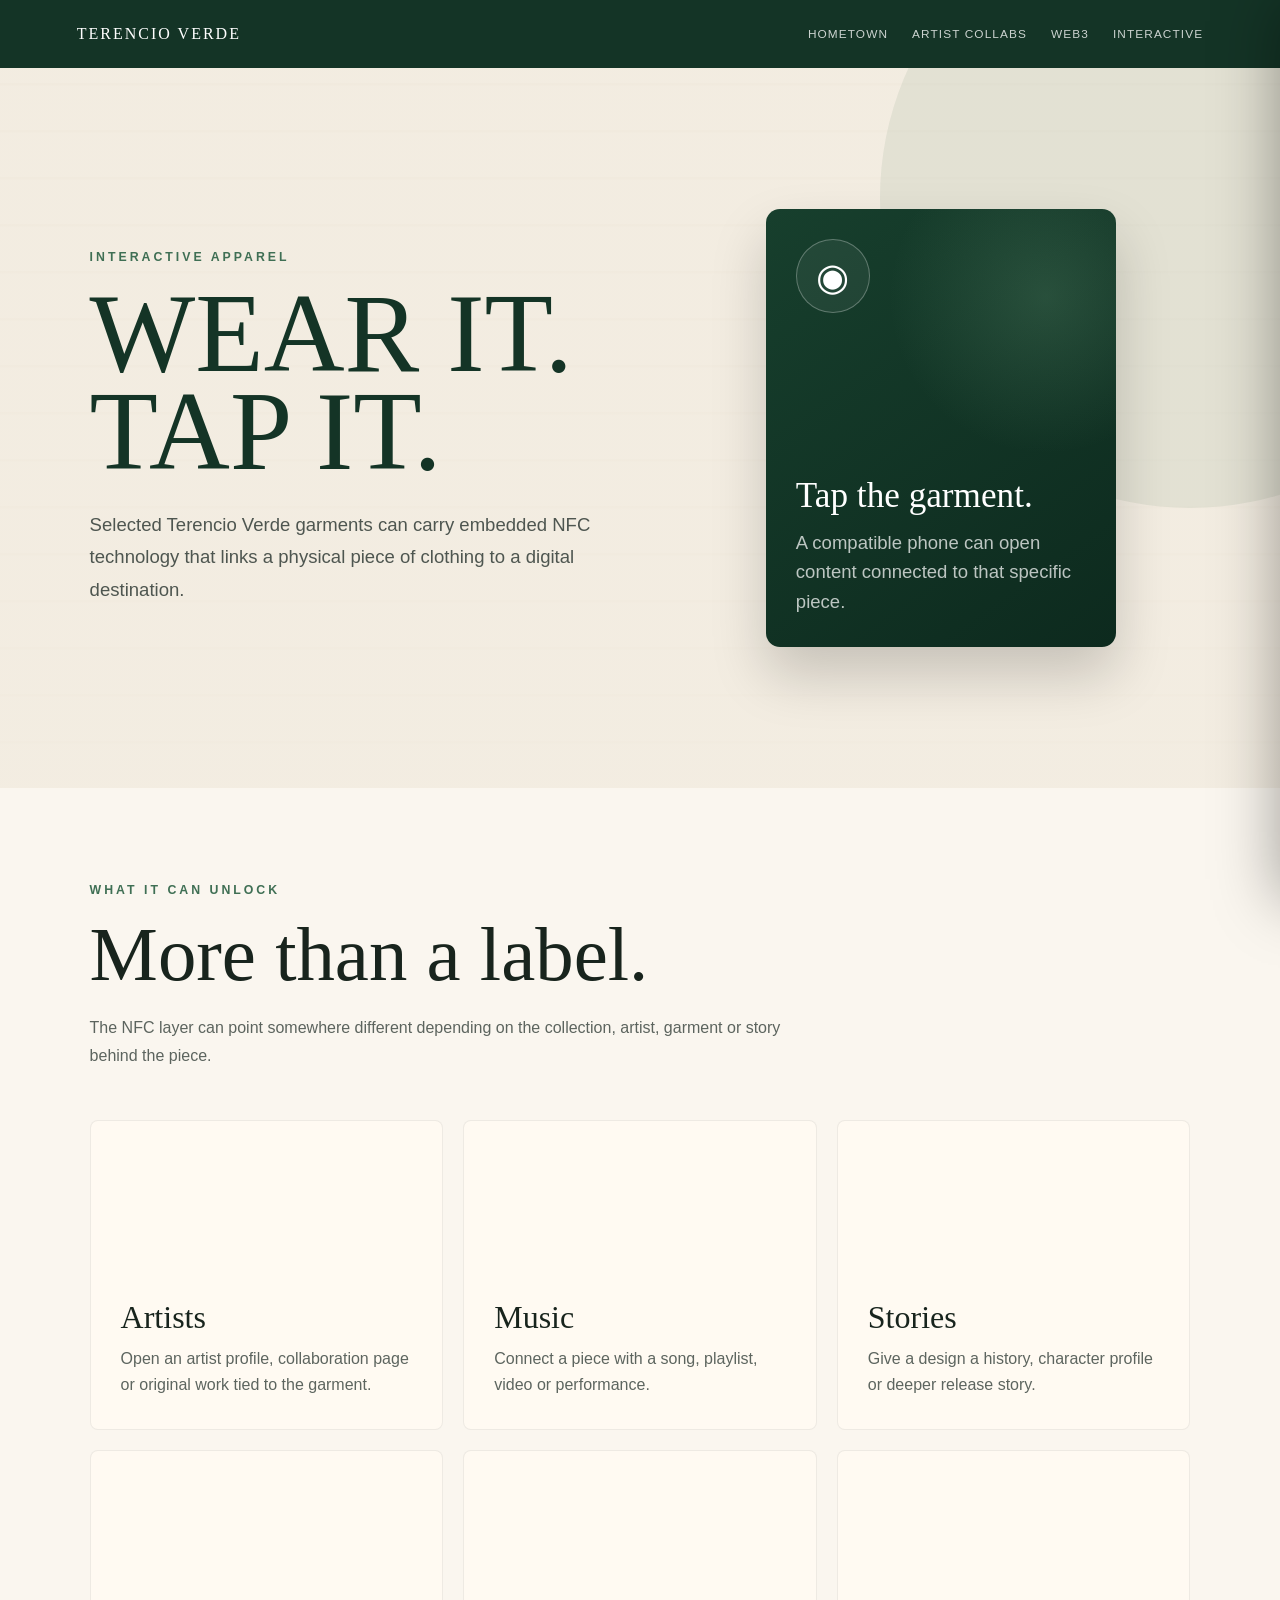
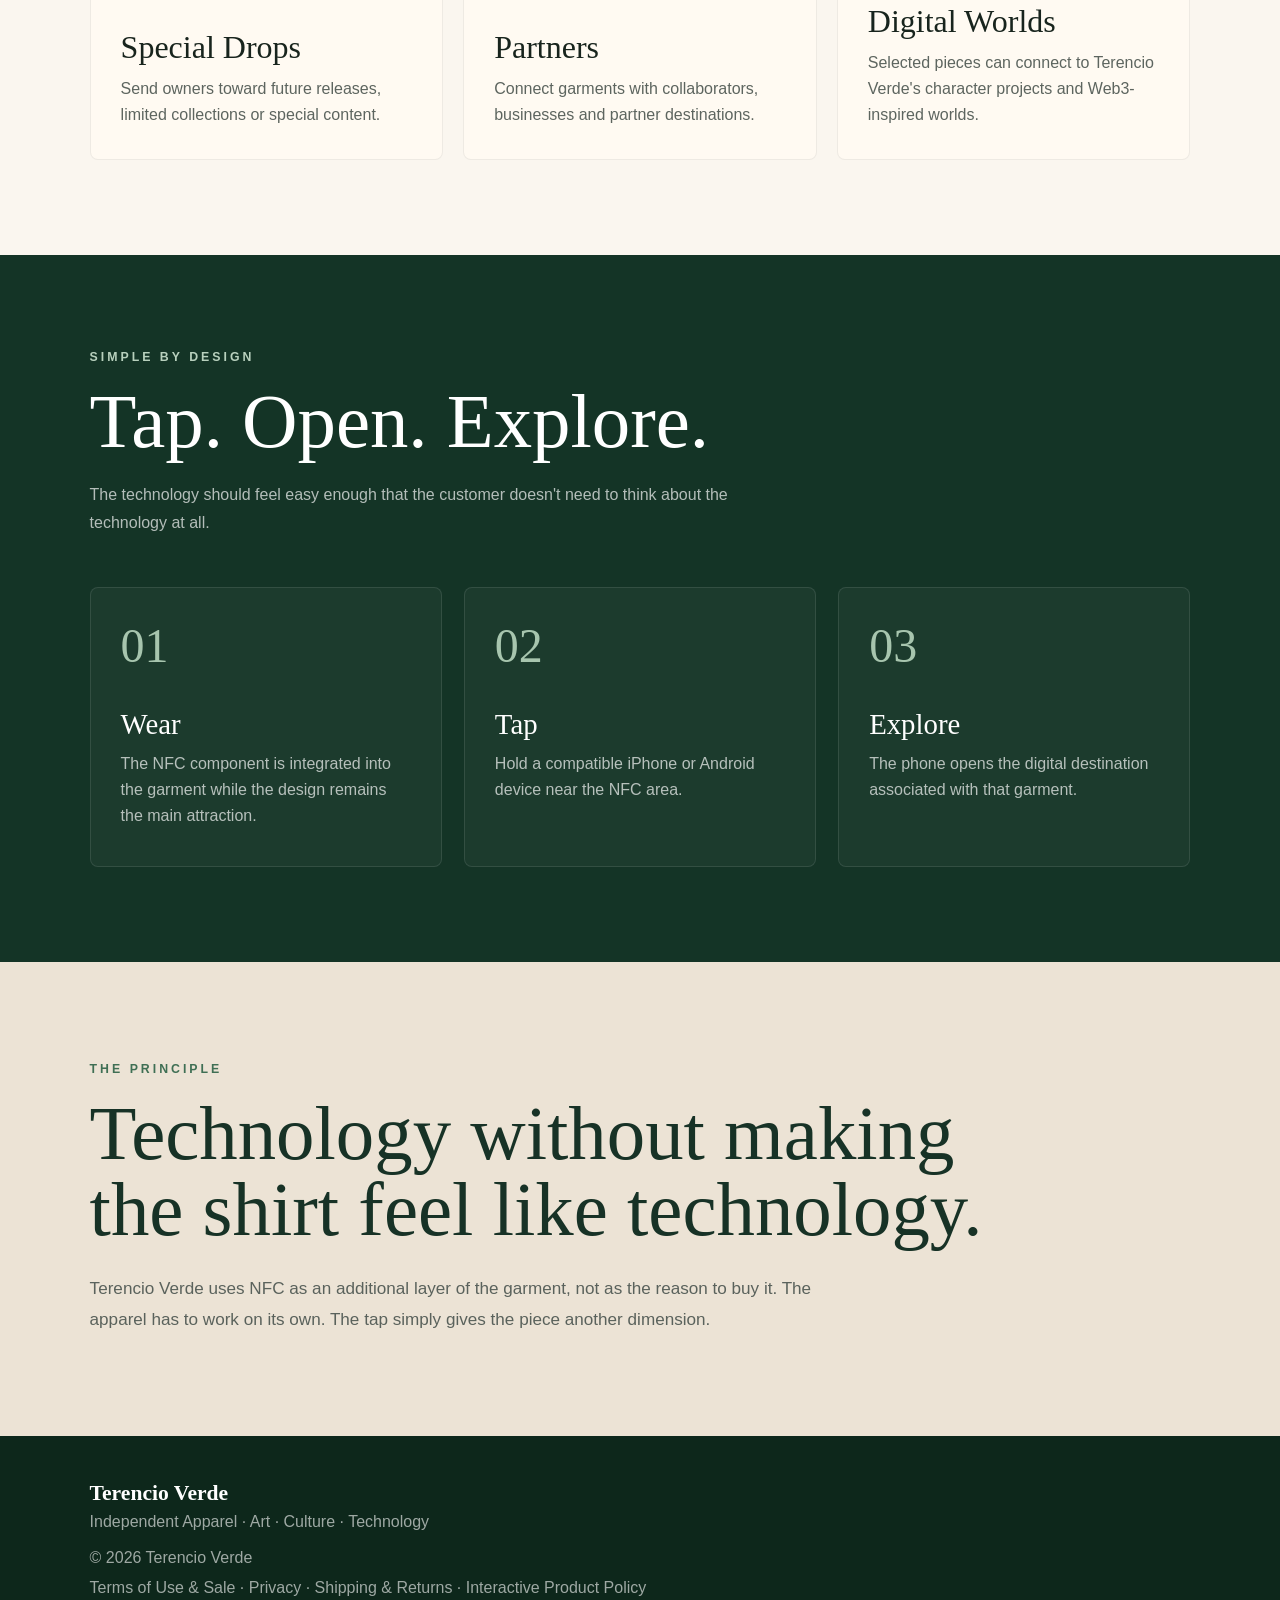
<file: interactive.html>
<!DOCTYPE html>
<html lang="en">
<head>
  <meta charset="UTF-8">
  <meta name="viewport" content="width=device-width, initial-scale=1.0, viewport-fit=cover">
  <title>Interactive Apparel | Terencio Verde</title>
  <meta name="description" content="Terencio Verde interactive apparel — NFC-enabled garments connecting physical clothing with artists, music, stories and digital experiences.">
  <link rel="stylesheet" href="/assets/interactive.css">
  <link rel="stylesheet" href="/assets/site-enhancements.css">
</head>
<body>
<script src="/assets/site-config.js"></script>
<header>
  <a class="brand" href="/">TERENCIO VERDE</a>
  <nav aria-label="Main navigation">
    <a href="/hometown.html">Hometown</a>
    <a href="/collaborations.html">Artist Collabs</a>
    <a href="/web3.html">Web3</a>
    <a id="interactiveNav" href="/interactive.html">Interactive</a>
    <a id="storeNav" href="/store.html">Shop</a>
  </nav>
</header>
<main>
  <section class="hero">
    <div class="hero-copy">
      <div class="eyebrow">Interactive Apparel</div>
      <h1>WEAR IT.<br>TAP IT.</h1>
      <p>Selected Terencio Verde garments can carry embedded NFC technology that links a physical piece of clothing to a digital destination.</p>
    </div>
    <div class="tap-stage">
      <div class="tap-card">
        <div class="tap-icon">◉</div>
        <div><h2>Tap the garment.</h2><p>A compatible phone can open content connected to that specific piece.</p></div>
      </div>
    </div>
  </section>

  <section class="features">
    <div class="section-heading">
      <div class="eyebrow">What it can unlock</div>
      <h2>More than a label.</h2>
      <p>The NFC layer can point somewhere different depending on the collection, artist, garment or story behind the piece.</p>
    </div>
    <div class="feature-grid">
      <article class="feature-card"><h3>Artists</h3><p>Open an artist profile, collaboration page or original work tied to the garment.</p></article>
      <article class="feature-card"><h3>Music</h3><p>Connect a piece with a song, playlist, video or performance.</p></article>
      <article class="feature-card"><h3>Stories</h3><p>Give a design a history, character profile or deeper release story.</p></article>
      <article class="feature-card"><h3>Special Drops</h3><p>Send owners toward future releases, limited collections or special content.</p></article>
      <article class="feature-card"><h3>Partners</h3><p>Connect garments with collaborators, businesses and partner destinations.</p></article>
      <article class="feature-card"><h3>Digital Worlds</h3><p>Selected pieces can connect to Terencio Verde's character projects and Web3-inspired worlds.</p></article>
    </div>
  </section>

  <section class="how-it-works">
    <div class="section-heading">
      <div class="eyebrow">Simple by design</div>
      <h2>Tap. Open. Explore.</h2>
      <p>The technology should feel easy enough that the customer doesn't need to think about the technology at all.</p>
    </div>
    <div class="steps">
      <article class="step"><div class="step-number">01</div><h3>Wear</h3><p>The NFC component is integrated into the garment while the design remains the main attraction.</p></article>
      <article class="step"><div class="step-number">02</div><h3>Tap</h3><p>Hold a compatible iPhone or Android device near the NFC area.</p></article>
      <article class="step"><div class="step-number">03</div><h3>Explore</h3><p>The phone opens the digital destination associated with that garment.</p></article>
    </div>
  </section>

  <section class="principle">
    <div class="principle-inner">
      <div class="eyebrow">The principle</div>
      <h2>Technology without making the shirt feel like technology.</h2>
      <p>Terencio Verde uses NFC as an additional layer of the garment, not as the reason to buy it. The apparel has to work on its own. The tap simply gives the piece another dimension.</p>
    </div>
  </section>
</main>
<footer>
  <strong>Terencio Verde</strong>
  <span id="footerTagline"></span><br><br>
  © 2026 Terencio Verde
</footer>
<script src="/assets/mobile-nav.js"></script>
</body>
</html>
</file>
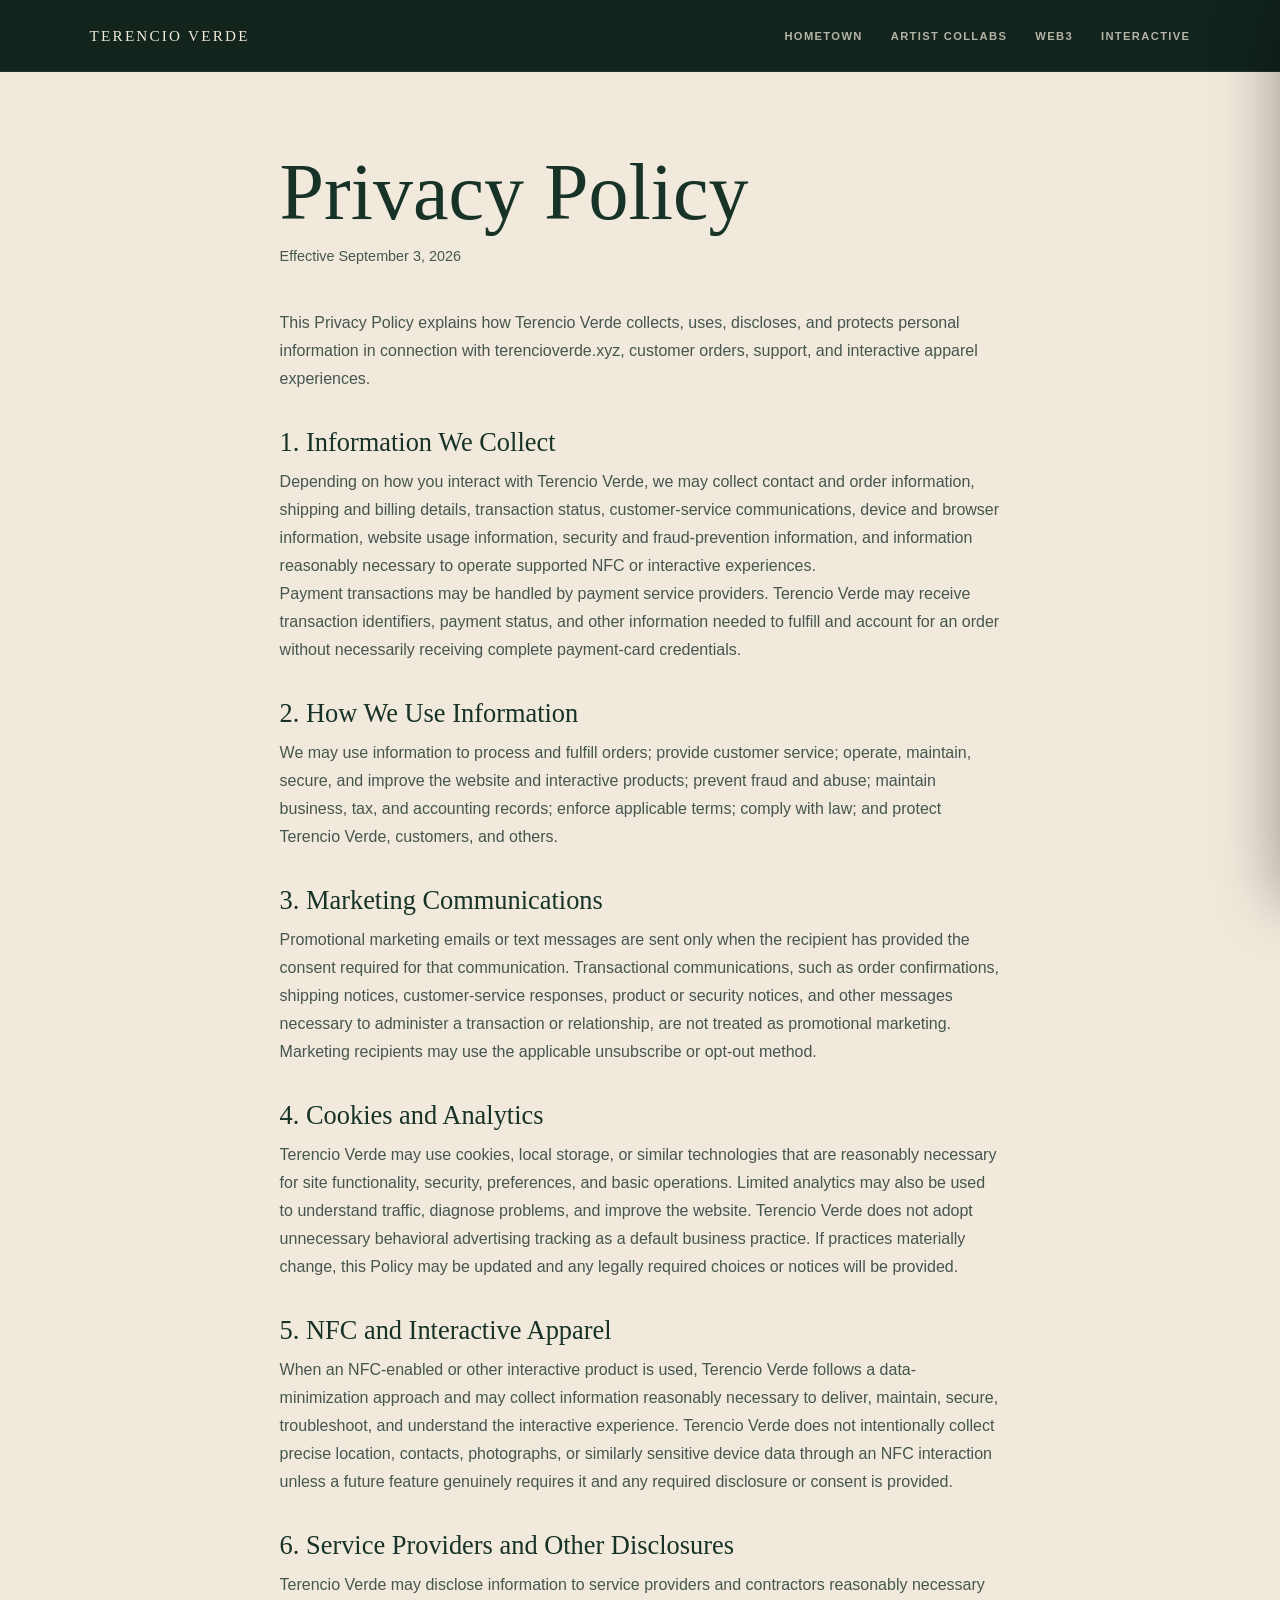
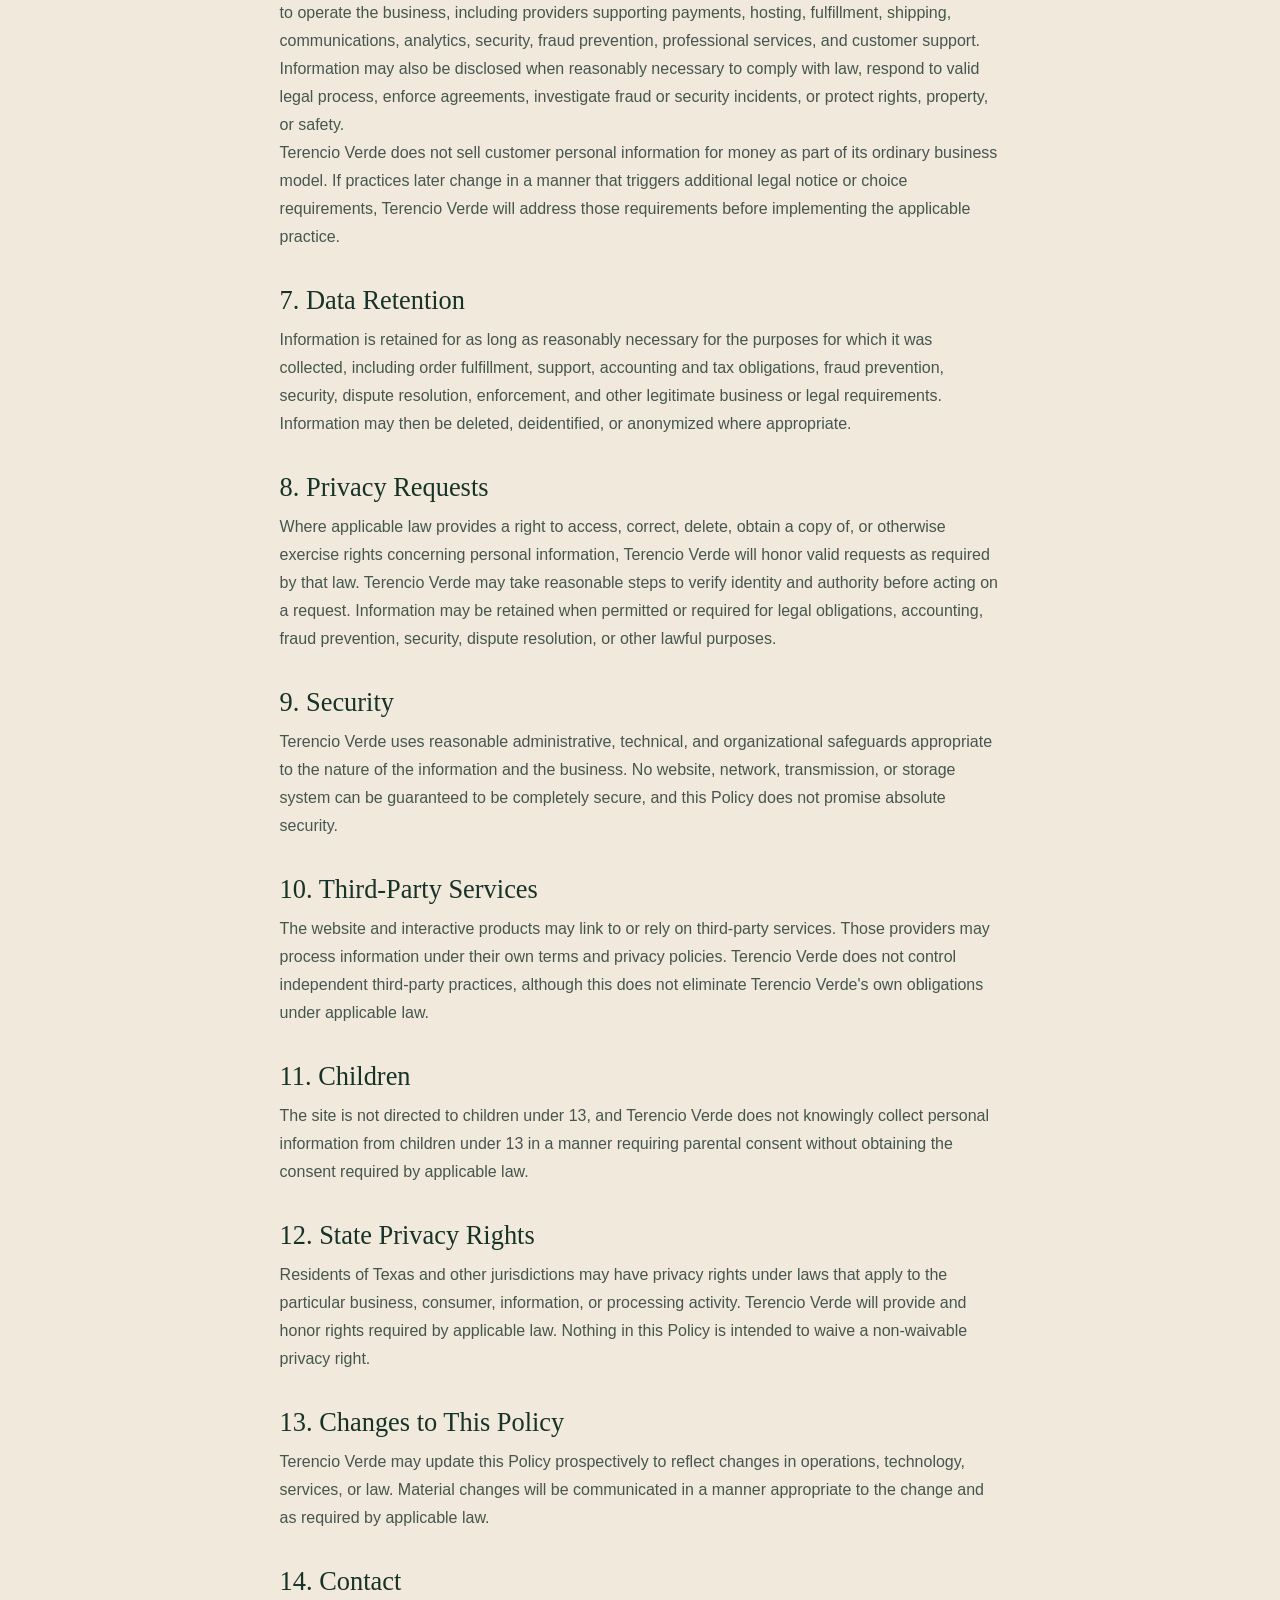
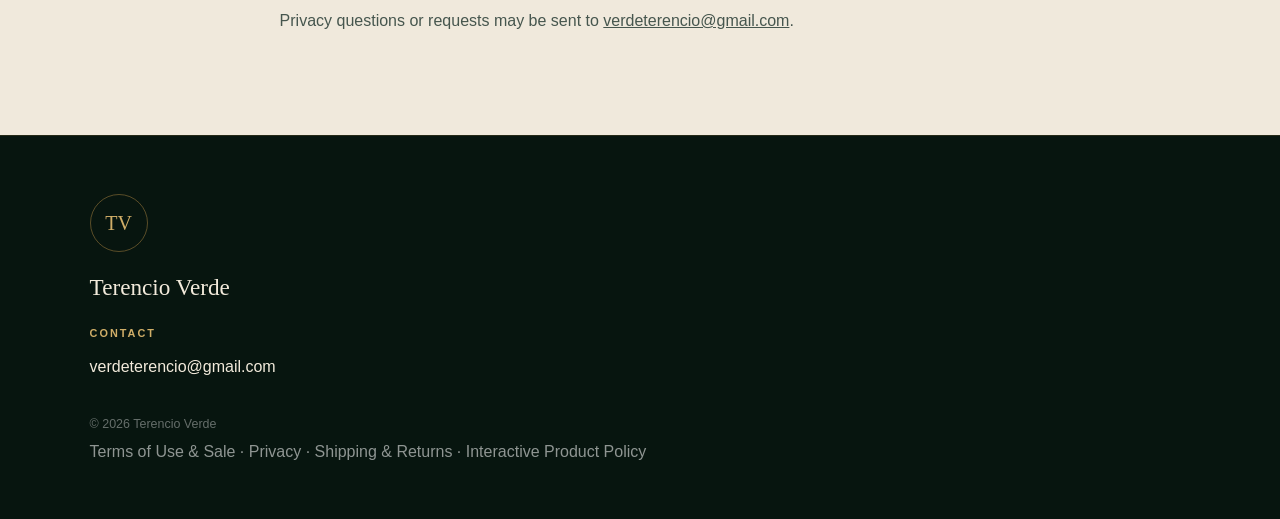
<file: privacy.html>
<!DOCTYPE html>
<html lang="en"><head><meta charset="UTF-8"><meta name="viewport" content="width=device-width, initial-scale=1.0, viewport-fit=cover"><title>Privacy Policy | Terencio Verde</title><meta name="description" content="Terencio Verde Privacy Policy."><link rel="stylesheet" href="/assets/site.css?v=4"><style>body{background:#f0e9dc;color:#173226}.legal{max-width:900px;margin:0 auto;padding:80px 7% 100px}.legal h1,.legal h2{font-family:Georgia,serif;font-weight:400}.legal h1{font-size:clamp(2.8rem,7vw,5rem);line-height:1;margin-bottom:12px}.legal h2{font-size:1.65rem;margin:34px 0 10px}.legal p,.legal li{line-height:1.75;color:#46564e}.legal ul{padding-left:22px}.legal .updated{margin-bottom:40px;font-size:.9rem}.legal a{text-decoration:underline}</style></head><body><script src="/assets/site-config.js"></script><header class="site-header"><a class="site-brand" href="/">TERENCIO VERDE</a><nav class="site-nav" aria-label="Main navigation"><a href="/hometown.html">Hometown</a><a href="/collaborations.html">Artist Collabs</a><a href="/web3.html">Web3</a><a href="/interactive.html">Interactive</a></nav></header><main class="legal"><h1>Privacy Policy</h1><p class="updated">Effective September 3, 2026</p><p>This Privacy Policy explains how Terencio Verde collects, uses, discloses, and protects personal information in connection with terencioverde.xyz, customer orders, support, and interactive apparel experiences.</p><h2>1. Information We Collect</h2><p>Depending on how you interact with Terencio Verde, we may collect contact and order information, shipping and billing details, transaction status, customer-service communications, device and browser information, website usage information, security and fraud-prevention information, and information reasonably necessary to operate supported NFC or interactive experiences.</p><p>Payment transactions may be handled by payment service providers. Terencio Verde may receive transaction identifiers, payment status, and other information needed to fulfill and account for an order without necessarily receiving complete payment-card credentials.</p><h2>2. How We Use Information</h2><p>We may use information to process and fulfill orders; provide customer service; operate, maintain, secure, and improve the website and interactive products; prevent fraud and abuse; maintain business, tax, and accounting records; enforce applicable terms; comply with law; and protect Terencio Verde, customers, and others.</p><h2>3. Marketing Communications</h2><p>Promotional marketing emails or text messages are sent only when the recipient has provided the consent required for that communication. Transactional communications, such as order confirmations, shipping notices, customer-service responses, product or security notices, and other messages necessary to administer a transaction or relationship, are not treated as promotional marketing. Marketing recipients may use the applicable unsubscribe or opt-out method.</p><h2>4. Cookies and Analytics</h2><p>Terencio Verde may use cookies, local storage, or similar technologies that are reasonably necessary for site functionality, security, preferences, and basic operations. Limited analytics may also be used to understand traffic, diagnose problems, and improve the website. Terencio Verde does not adopt unnecessary behavioral advertising tracking as a default business practice. If practices materially change, this Policy may be updated and any legally required choices or notices will be provided.</p><h2>5. NFC and Interactive Apparel</h2><p>When an NFC-enabled or other interactive product is used, Terencio Verde follows a data-minimization approach and may collect information reasonably necessary to deliver, maintain, secure, troubleshoot, and understand the interactive experience. Terencio Verde does not intentionally collect precise location, contacts, photographs, or similarly sensitive device data through an NFC interaction unless a future feature genuinely requires it and any required disclosure or consent is provided.</p><h2>6. Service Providers and Other Disclosures</h2><p>Terencio Verde may disclose information to service providers and contractors reasonably necessary to operate the business, including providers supporting payments, hosting, fulfillment, shipping, communications, analytics, security, fraud prevention, professional services, and customer support. Information may also be disclosed when reasonably necessary to comply with law, respond to valid legal process, enforce agreements, investigate fraud or security incidents, or protect rights, property, or safety.</p><p>Terencio Verde does not sell customer personal information for money as part of its ordinary business model. If practices later change in a manner that triggers additional legal notice or choice requirements, Terencio Verde will address those requirements before implementing the applicable practice.</p><h2>7. Data Retention</h2><p>Information is retained for as long as reasonably necessary for the purposes for which it was collected, including order fulfillment, support, accounting and tax obligations, fraud prevention, security, dispute resolution, enforcement, and other legitimate business or legal requirements. Information may then be deleted, deidentified, or anonymized where appropriate.</p><h2>8. Privacy Requests</h2><p>Where applicable law provides a right to access, correct, delete, obtain a copy of, or otherwise exercise rights concerning personal information, Terencio Verde will honor valid requests as required by that law. Terencio Verde may take reasonable steps to verify identity and authority before acting on a request. Information may be retained when permitted or required for legal obligations, accounting, fraud prevention, security, dispute resolution, or other lawful purposes.</p><h2>9. Security</h2><p>Terencio Verde uses reasonable administrative, technical, and organizational safeguards appropriate to the nature of the information and the business. No website, network, transmission, or storage system can be guaranteed to be completely secure, and this Policy does not promise absolute security.</p><h2>10. Third-Party Services</h2><p>The website and interactive products may link to or rely on third-party services. Those providers may process information under their own terms and privacy policies. Terencio Verde does not control independent third-party practices, although this does not eliminate Terencio Verde's own obligations under applicable law.</p><h2>11. Children</h2><p>The site is not directed to children under 13, and Terencio Verde does not knowingly collect personal information from children under 13 in a manner requiring parental consent without obtaining the consent required by applicable law.</p><h2>12. State Privacy Rights</h2><p>Residents of Texas and other jurisdictions may have privacy rights under laws that apply to the particular business, consumer, information, or processing activity. Terencio Verde will provide and honor rights required by applicable law. Nothing in this Policy is intended to waive a non-waivable privacy right.</p><h2>13. Changes to This Policy</h2><p>Terencio Verde may update this Policy prospectively to reflect changes in operations, technology, services, or law. Material changes will be communicated in a manner appropriate to the change and as required by applicable law.</p><h2>14. Contact</h2><p>Privacy questions or requests may be sent to <a href="mailto:verdeterencio@gmail.com">verdeterencio@gmail.com</a>.</p></main><footer class="site-footer"><div class="footer-inner"><div class="footer-mark">TV</div><strong class="footer-brand">Terencio Verde</strong><div class="footer-contact"><div class="footer-label">Contact</div><a class="footer-email" href="mailto:verdeterencio@gmail.com">verdeterencio@gmail.com</a></div><div class="footer-copyright">© 2026 Terencio Verde</div></div></footer><script src="/assets/mobile-nav.js?v=4"></script></body></html>
</file>
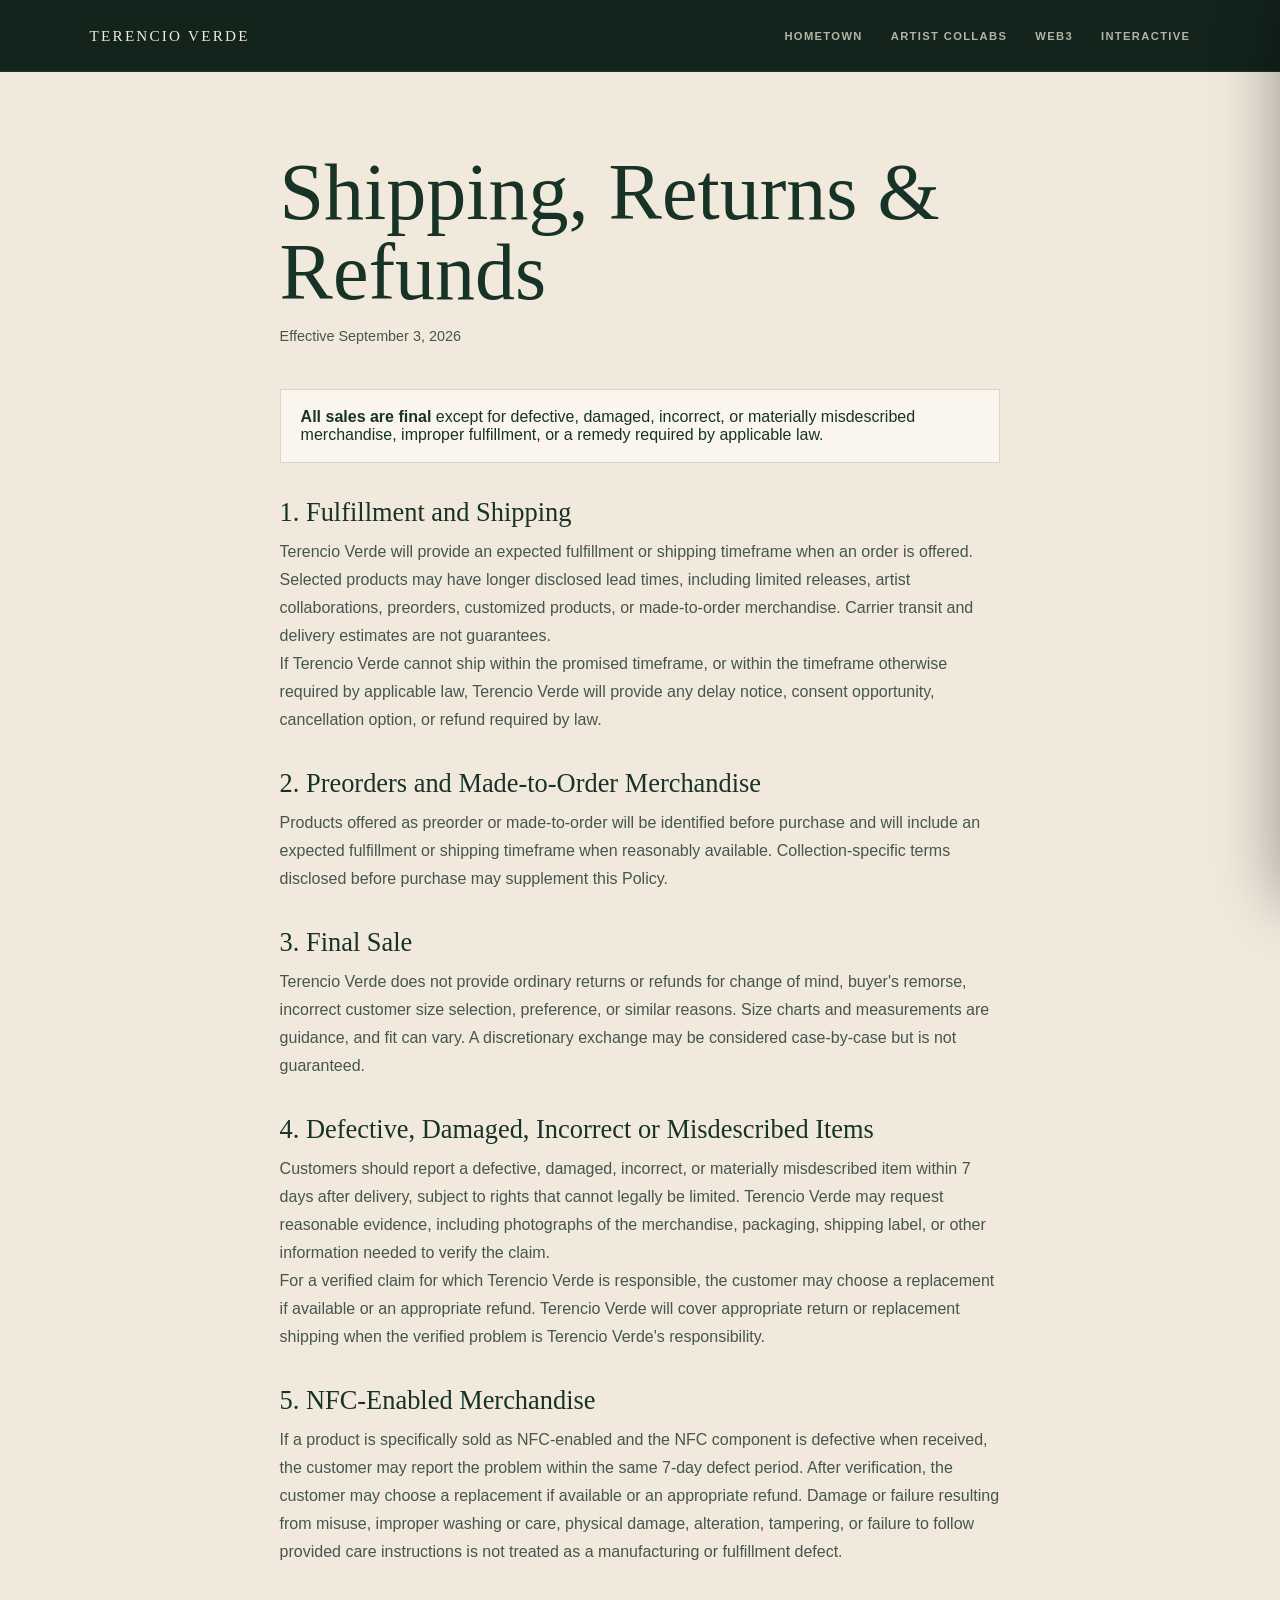
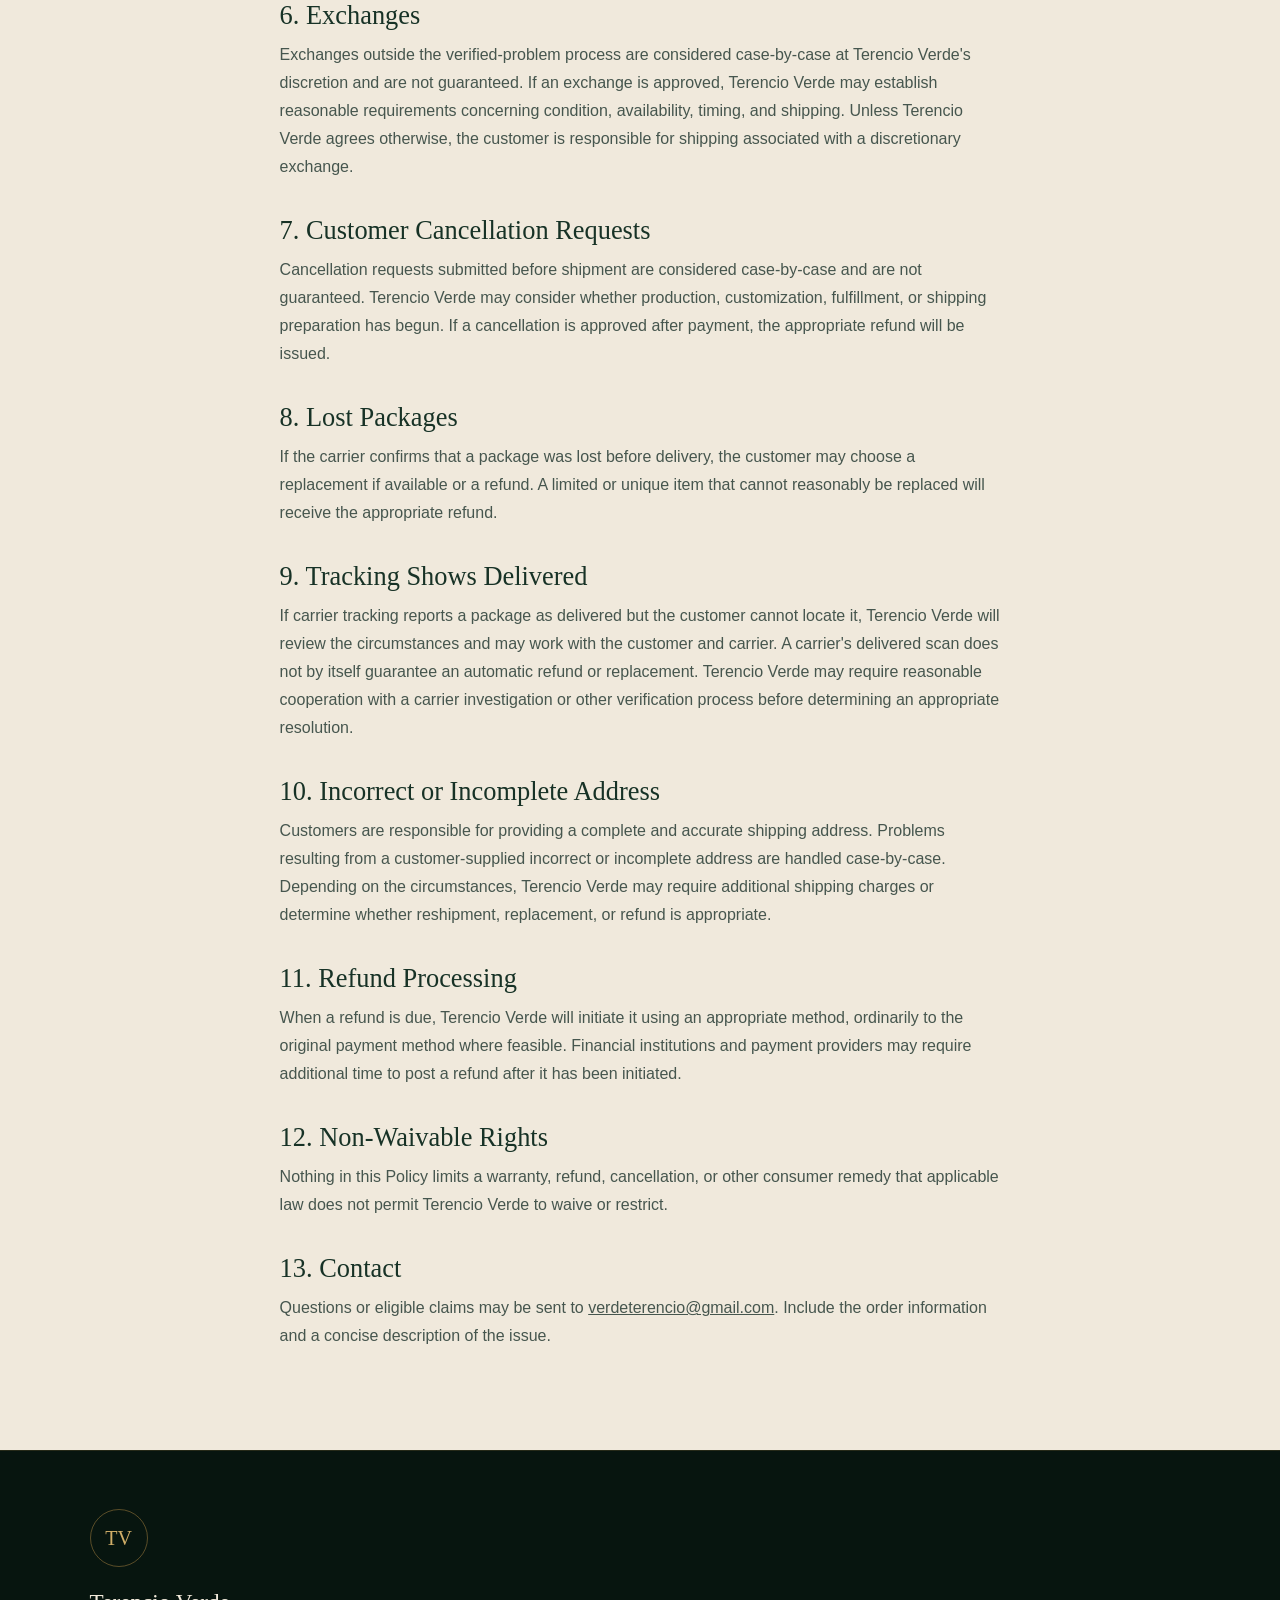
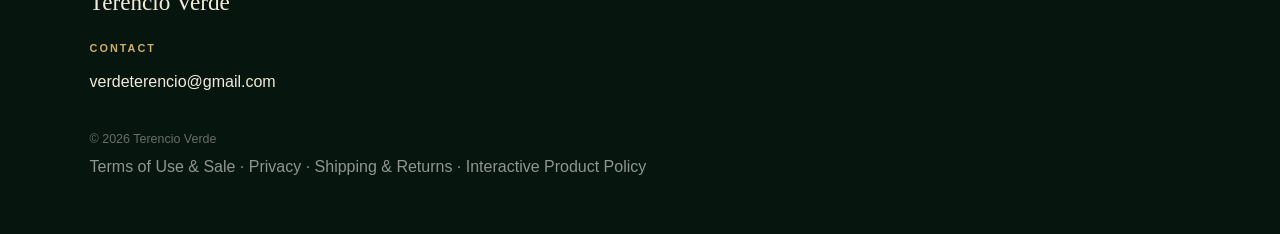
<file: shipping-returns.html>
<!DOCTYPE html>
<html lang="en"><head><meta charset="UTF-8"><meta name="viewport" content="width=device-width, initial-scale=1.0, viewport-fit=cover"><title>Shipping, Returns & Refunds | Terencio Verde</title><meta name="description" content="Terencio Verde Shipping, Returns and Refunds Policy."><link rel="stylesheet" href="/assets/site.css?v=4"><style>body{background:#f0e9dc;color:#173226}.legal{max-width:900px;margin:0 auto;padding:80px 7% 100px}.legal h1,.legal h2{font-family:Georgia,serif;font-weight:400}.legal h1{font-size:clamp(2.8rem,7vw,5rem);line-height:1;margin-bottom:12px}.legal h2{font-size:1.65rem;margin:34px 0 10px}.legal p,.legal li{line-height:1.75;color:#46564e}.legal .updated{margin-bottom:40px;font-size:.9rem}.legal a{text-decoration:underline}.legal .notice{padding:18px 20px;border:1px solid rgba(23,50,38,.16);background:#faf6ed;margin:24px 0}</style></head><body><script src="/assets/site-config.js"></script><header class="site-header"><a class="site-brand" href="/">TERENCIO VERDE</a><nav class="site-nav" aria-label="Main navigation"><a href="/hometown.html">Hometown</a><a href="/collaborations.html">Artist Collabs</a><a href="/web3.html">Web3</a><a href="/interactive.html">Interactive</a></nav></header><main class="legal"><h1>Shipping, Returns &amp; Refunds</h1><p class="updated">Effective September 3, 2026</p><div class="notice"><strong>All sales are final</strong> except for defective, damaged, incorrect, or materially misdescribed merchandise, improper fulfillment, or a remedy required by applicable law.</div><h2>1. Fulfillment and Shipping</h2><p>Terencio Verde will provide an expected fulfillment or shipping timeframe when an order is offered. Selected products may have longer disclosed lead times, including limited releases, artist collaborations, preorders, customized products, or made-to-order merchandise. Carrier transit and delivery estimates are not guarantees.</p><p>If Terencio Verde cannot ship within the promised timeframe, or within the timeframe otherwise required by applicable law, Terencio Verde will provide any delay notice, consent opportunity, cancellation option, or refund required by law.</p><h2>2. Preorders and Made-to-Order Merchandise</h2><p>Products offered as preorder or made-to-order will be identified before purchase and will include an expected fulfillment or shipping timeframe when reasonably available. Collection-specific terms disclosed before purchase may supplement this Policy.</p><h2>3. Final Sale</h2><p>Terencio Verde does not provide ordinary returns or refunds for change of mind, buyer's remorse, incorrect customer size selection, preference, or similar reasons. Size charts and measurements are guidance, and fit can vary. A discretionary exchange may be considered case-by-case but is not guaranteed.</p><h2>4. Defective, Damaged, Incorrect or Misdescribed Items</h2><p>Customers should report a defective, damaged, incorrect, or materially misdescribed item within 7 days after delivery, subject to rights that cannot legally be limited. Terencio Verde may request reasonable evidence, including photographs of the merchandise, packaging, shipping label, or other information needed to verify the claim.</p><p>For a verified claim for which Terencio Verde is responsible, the customer may choose a replacement if available or an appropriate refund. Terencio Verde will cover appropriate return or replacement shipping when the verified problem is Terencio Verde's responsibility.</p><h2>5. NFC-Enabled Merchandise</h2><p>If a product is specifically sold as NFC-enabled and the NFC component is defective when received, the customer may report the problem within the same 7-day defect period. After verification, the customer may choose a replacement if available or an appropriate refund. Damage or failure resulting from misuse, improper washing or care, physical damage, alteration, tampering, or failure to follow provided care instructions is not treated as a manufacturing or fulfillment defect.</p><h2>6. Exchanges</h2><p>Exchanges outside the verified-problem process are considered case-by-case at Terencio Verde's discretion and are not guaranteed. If an exchange is approved, Terencio Verde may establish reasonable requirements concerning condition, availability, timing, and shipping. Unless Terencio Verde agrees otherwise, the customer is responsible for shipping associated with a discretionary exchange.</p><h2>7. Customer Cancellation Requests</h2><p>Cancellation requests submitted before shipment are considered case-by-case and are not guaranteed. Terencio Verde may consider whether production, customization, fulfillment, or shipping preparation has begun. If a cancellation is approved after payment, the appropriate refund will be issued.</p><h2>8. Lost Packages</h2><p>If the carrier confirms that a package was lost before delivery, the customer may choose a replacement if available or a refund. A limited or unique item that cannot reasonably be replaced will receive the appropriate refund.</p><h2>9. Tracking Shows Delivered</h2><p>If carrier tracking reports a package as delivered but the customer cannot locate it, Terencio Verde will review the circumstances and may work with the customer and carrier. A carrier's delivered scan does not by itself guarantee an automatic refund or replacement. Terencio Verde may require reasonable cooperation with a carrier investigation or other verification process before determining an appropriate resolution.</p><h2>10. Incorrect or Incomplete Address</h2><p>Customers are responsible for providing a complete and accurate shipping address. Problems resulting from a customer-supplied incorrect or incomplete address are handled case-by-case. Depending on the circumstances, Terencio Verde may require additional shipping charges or determine whether reshipment, replacement, or refund is appropriate.</p><h2>11. Refund Processing</h2><p>When a refund is due, Terencio Verde will initiate it using an appropriate method, ordinarily to the original payment method where feasible. Financial institutions and payment providers may require additional time to post a refund after it has been initiated.</p><h2>12. Non-Waivable Rights</h2><p>Nothing in this Policy limits a warranty, refund, cancellation, or other consumer remedy that applicable law does not permit Terencio Verde to waive or restrict.</p><h2>13. Contact</h2><p>Questions or eligible claims may be sent to <a href="mailto:verdeterencio@gmail.com">verdeterencio@gmail.com</a>. Include the order information and a concise description of the issue.</p></main><footer class="site-footer"><div class="footer-inner"><div class="footer-mark">TV</div><strong class="footer-brand">Terencio Verde</strong><div class="footer-contact"><div class="footer-label">Contact</div><a class="footer-email" href="mailto:verdeterencio@gmail.com">verdeterencio@gmail.com</a></div><div class="footer-copyright">© 2026 Terencio Verde</div></div></footer><script src="/assets/mobile-nav.js?v=4"></script></body></html>
</file>
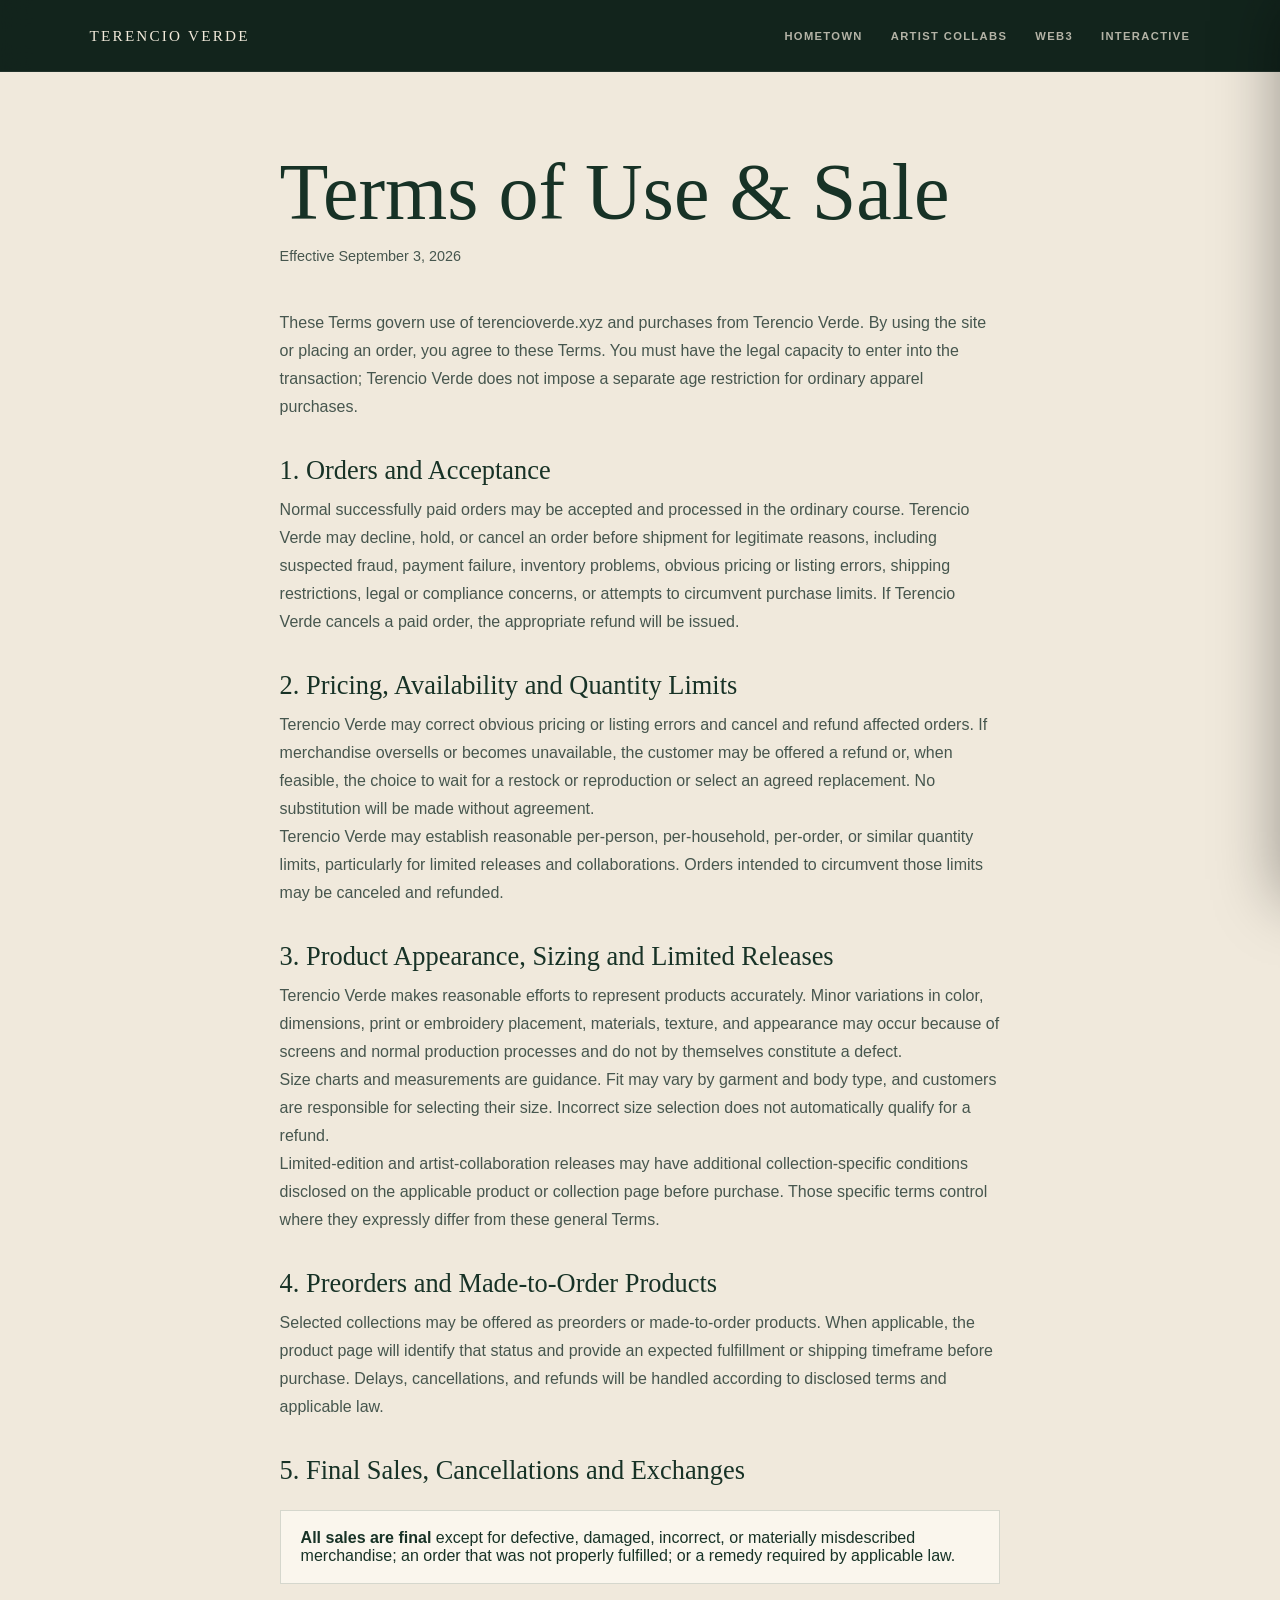
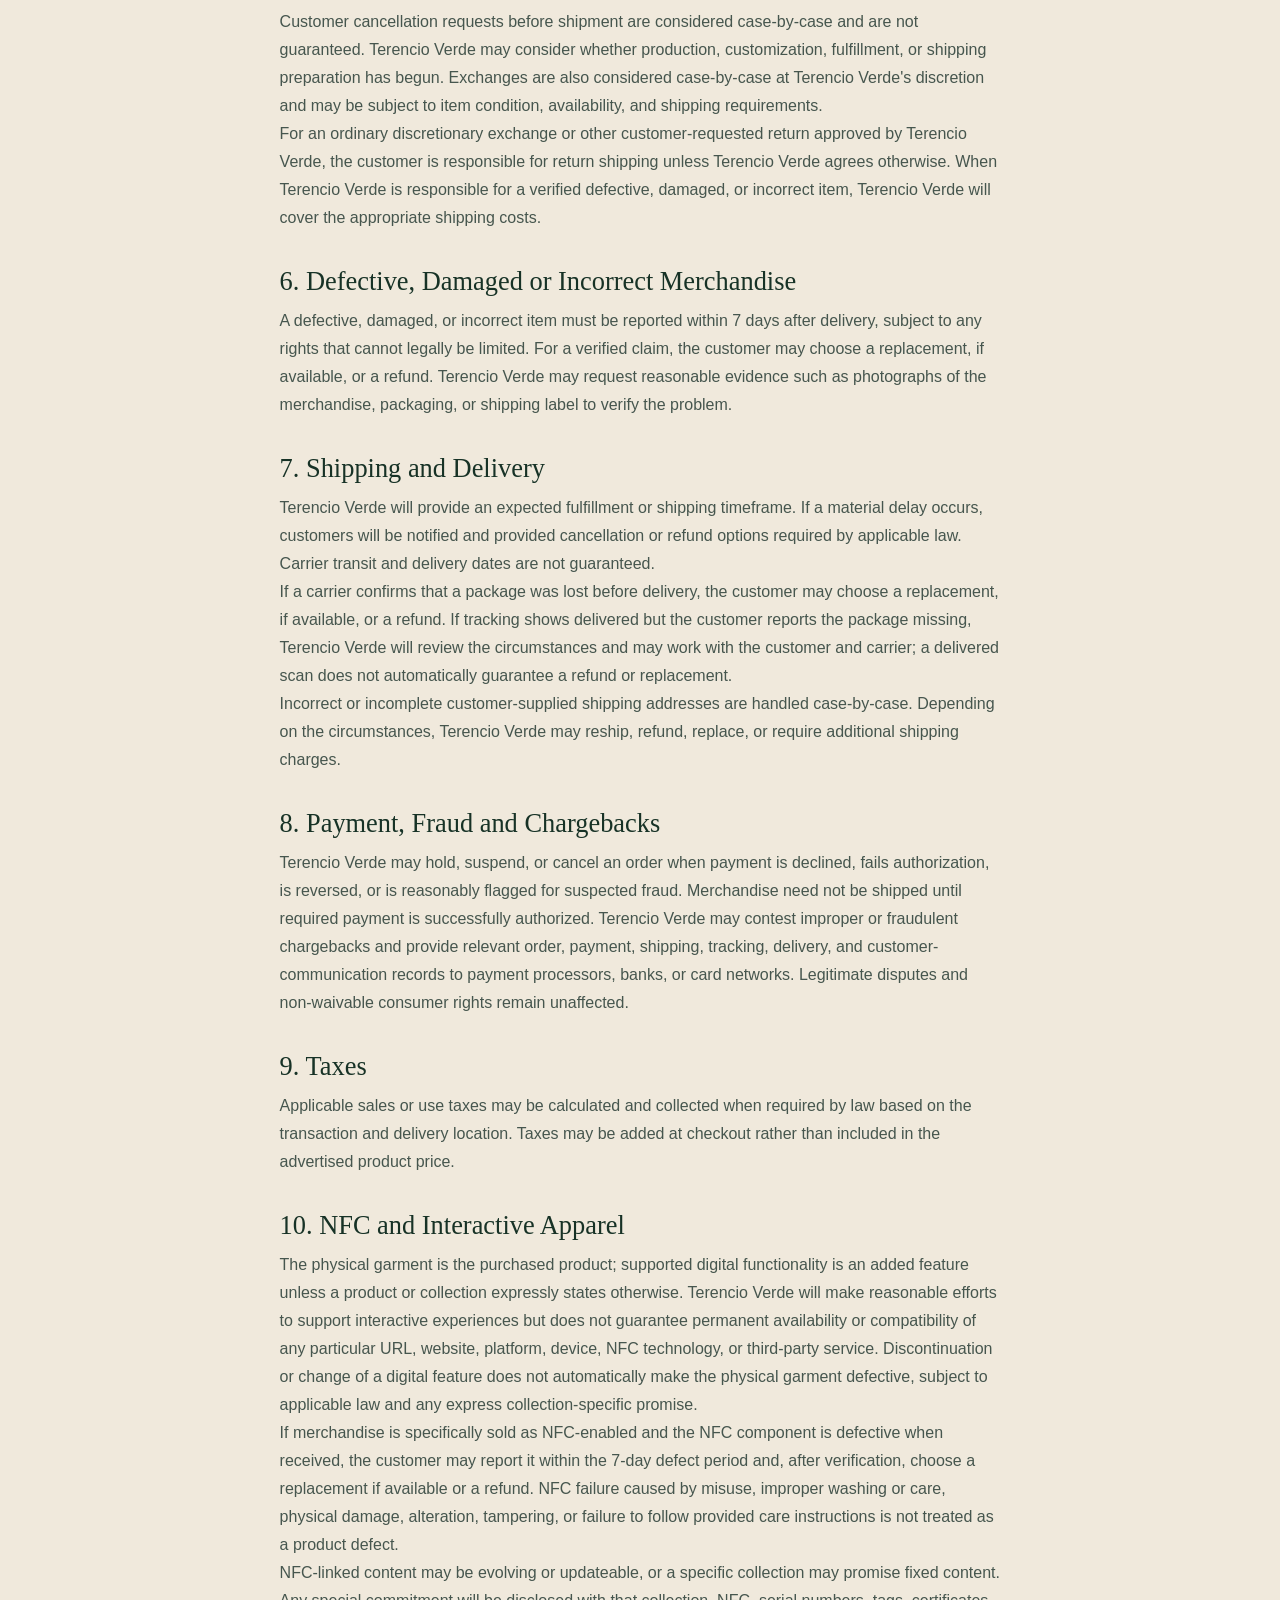
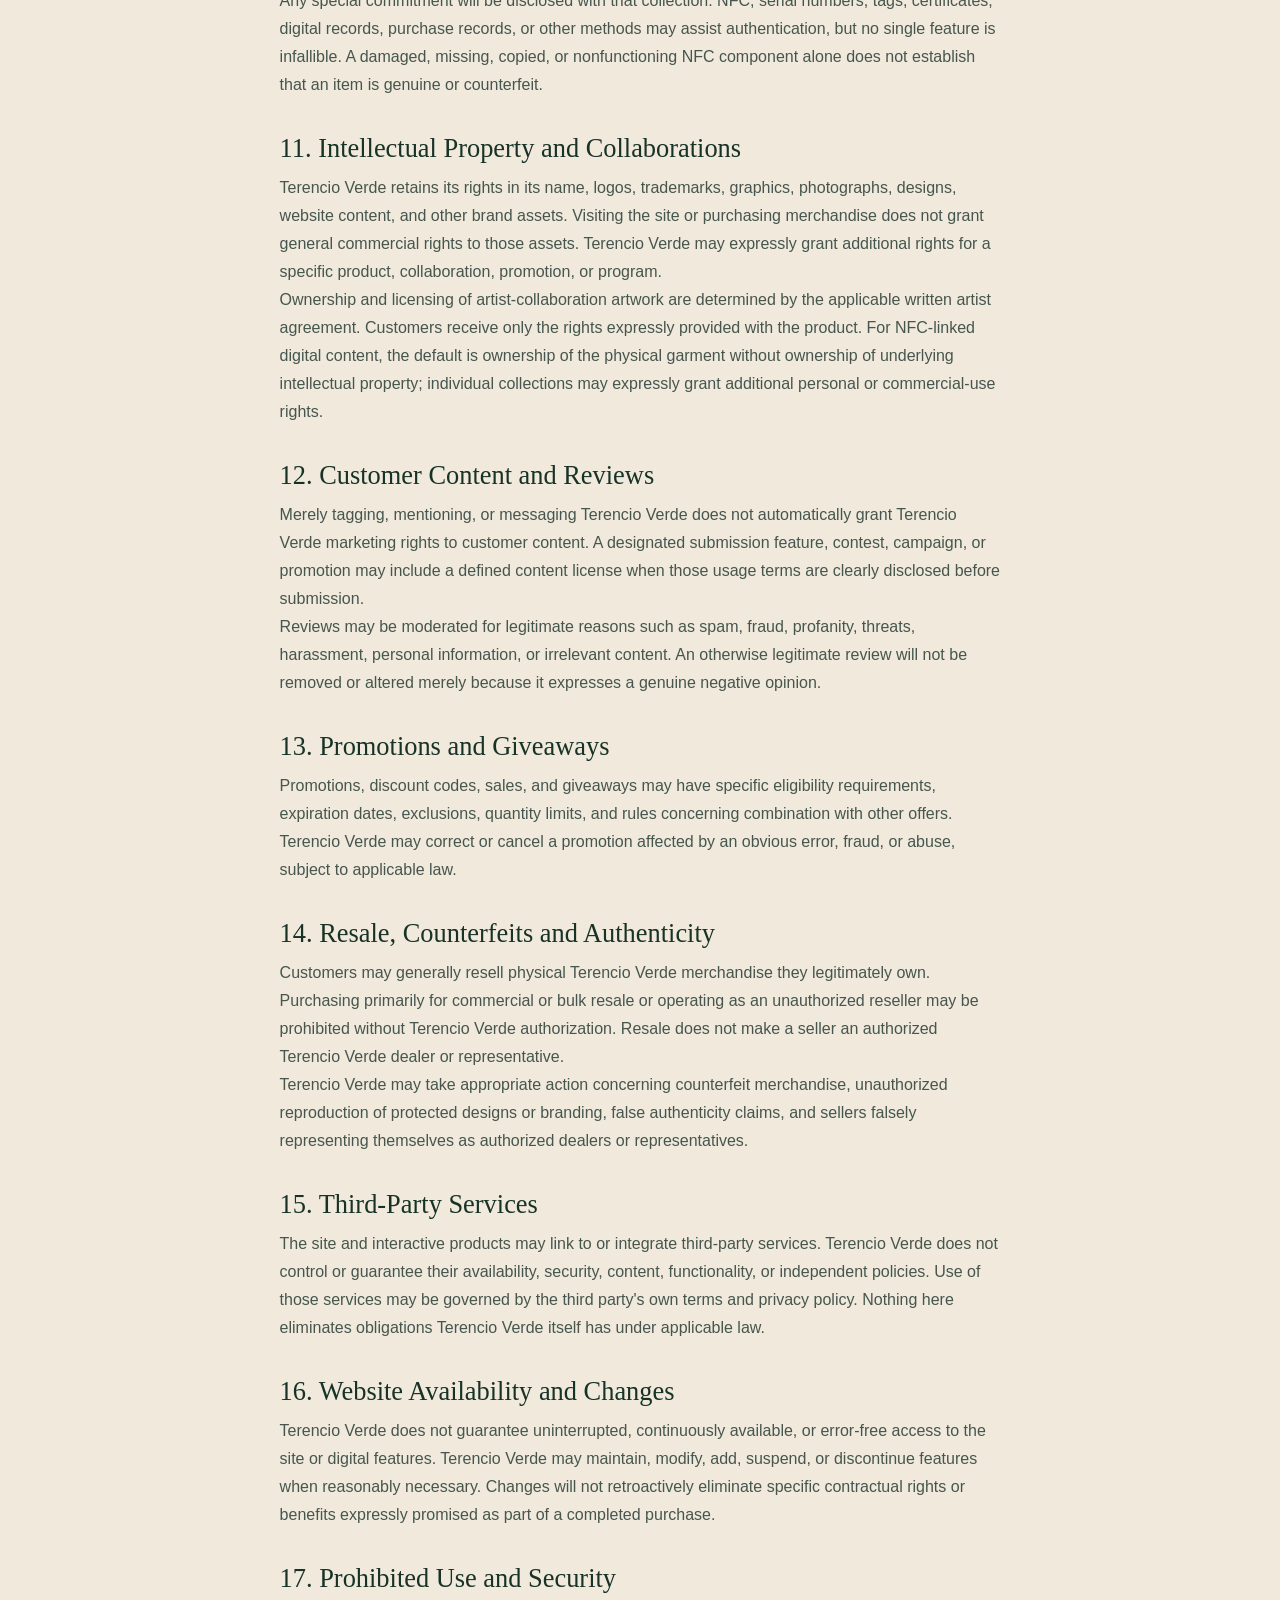
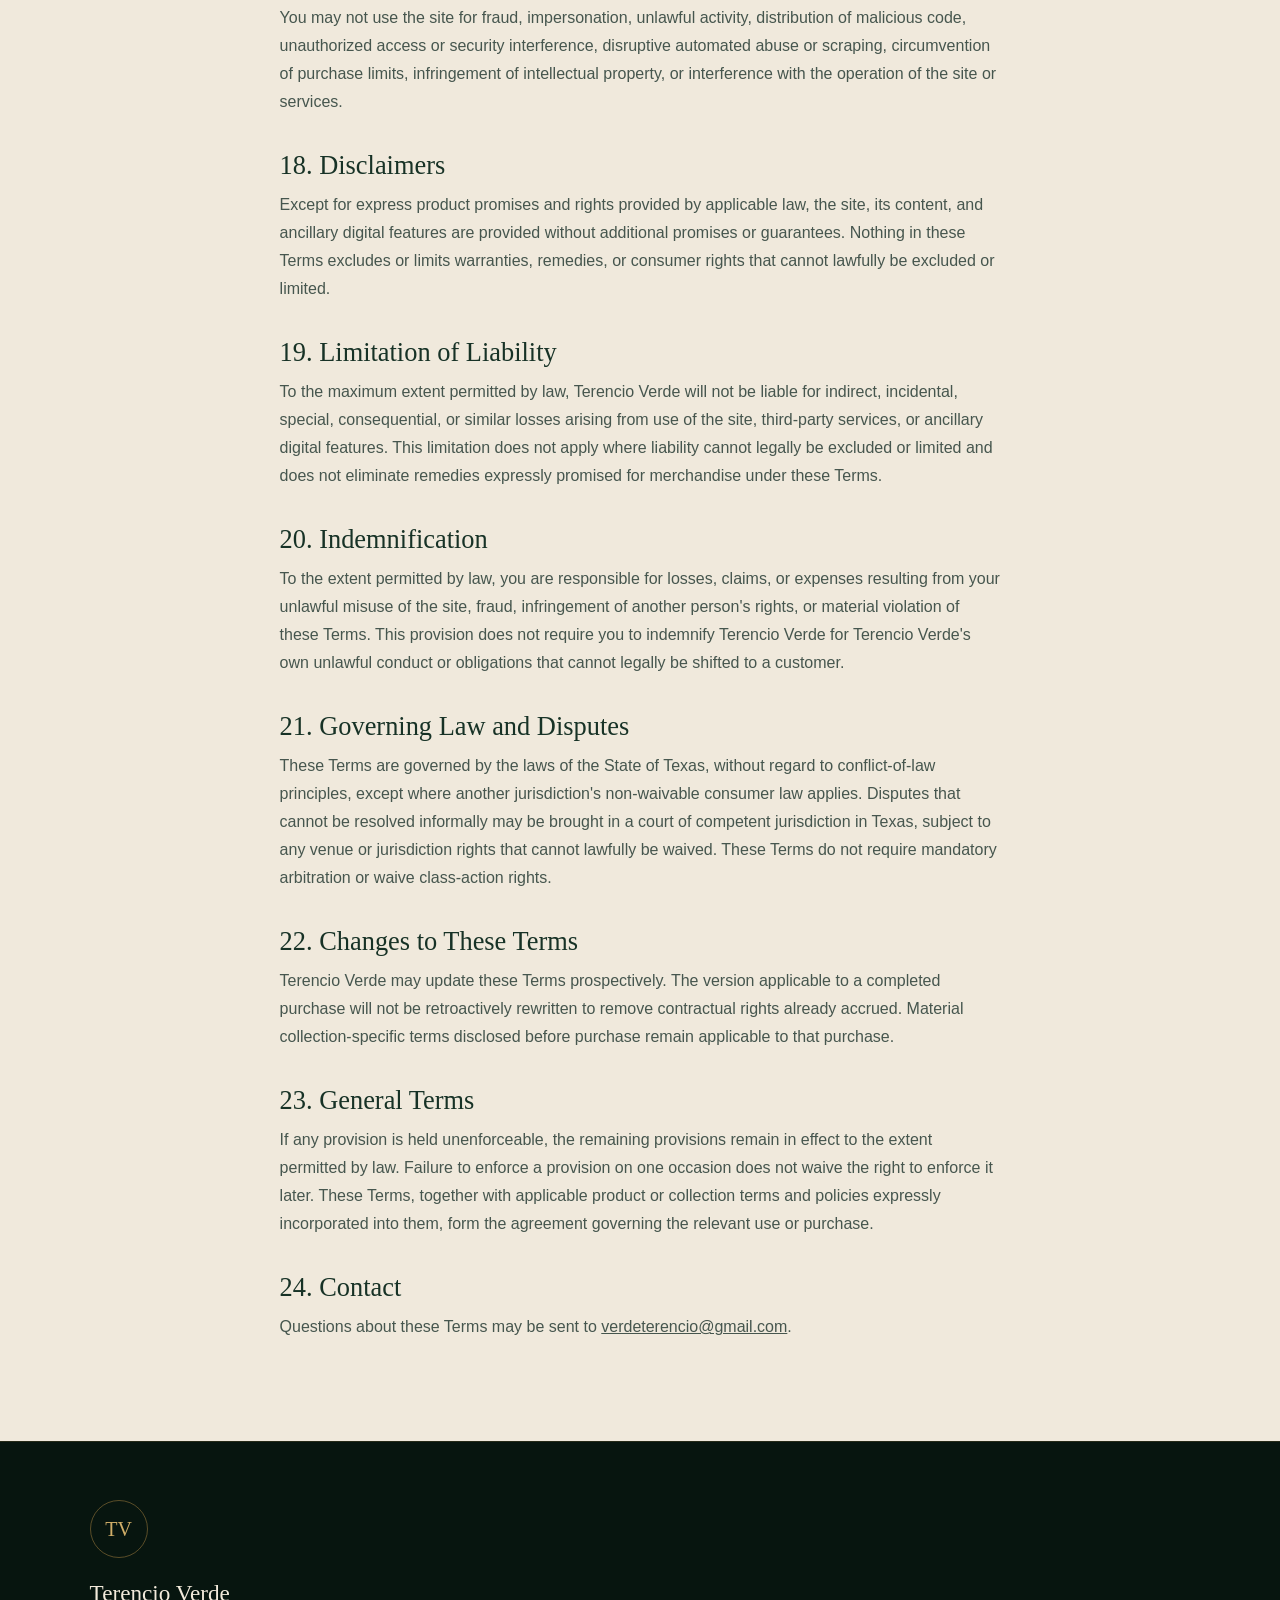
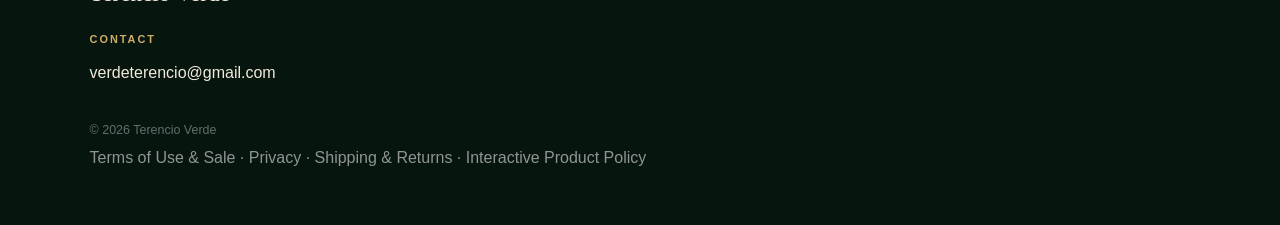
<file: terms.html>
<!DOCTYPE html>
<html lang="en">
<head>
  <meta charset="UTF-8">
  <meta name="viewport" content="width=device-width, initial-scale=1.0, viewport-fit=cover">
  <title>Terms of Use & Sale | Terencio Verde</title>
  <meta name="description" content="Terencio Verde Terms of Use and Terms of Sale.">
  <link rel="stylesheet" href="/assets/site.css?v=4">
  <style>
    body{background:#f0e9dc;color:#173226}.legal{max-width:900px;margin:0 auto;padding:80px 7% 100px}.legal h1,.legal h2{font-family:Georgia,serif;font-weight:400}.legal h1{font-size:clamp(2.8rem,7vw,5rem);line-height:1;margin-bottom:12px}.legal h2{font-size:1.65rem;margin:34px 0 10px}.legal p,.legal li{line-height:1.75;color:#46564e}.legal ul{padding-left:22px}.legal .updated{margin-bottom:40px;font-size:.9rem}.legal a{text-decoration:underline}.legal .notice{padding:18px 20px;border:1px solid rgba(23,50,38,.16);background:#faf6ed;margin:24px 0}
  </style>
</head>
<body>
<script src="/assets/site-config.js"></script>
<header class="site-header"><a class="site-brand" href="/">TERENCIO VERDE</a><nav class="site-nav" aria-label="Main navigation"><a href="/hometown.html">Hometown</a><a href="/collaborations.html">Artist Collabs</a><a href="/web3.html">Web3</a><a href="/interactive.html">Interactive</a></nav></header>
<main class="legal">
  <h1>Terms of Use &amp; Sale</h1>
  <p class="updated">Effective September 3, 2026</p>
  <p>These Terms govern use of terencioverde.xyz and purchases from Terencio Verde. By using the site or placing an order, you agree to these Terms. You must have the legal capacity to enter into the transaction; Terencio Verde does not impose a separate age restriction for ordinary apparel purchases.</p>

  <h2>1. Orders and Acceptance</h2>
  <p>Normal successfully paid orders may be accepted and processed in the ordinary course. Terencio Verde may decline, hold, or cancel an order before shipment for legitimate reasons, including suspected fraud, payment failure, inventory problems, obvious pricing or listing errors, shipping restrictions, legal or compliance concerns, or attempts to circumvent purchase limits. If Terencio Verde cancels a paid order, the appropriate refund will be issued.</p>

  <h2>2. Pricing, Availability and Quantity Limits</h2>
  <p>Terencio Verde may correct obvious pricing or listing errors and cancel and refund affected orders. If merchandise oversells or becomes unavailable, the customer may be offered a refund or, when feasible, the choice to wait for a restock or reproduction or select an agreed replacement. No substitution will be made without agreement.</p>
  <p>Terencio Verde may establish reasonable per-person, per-household, per-order, or similar quantity limits, particularly for limited releases and collaborations. Orders intended to circumvent those limits may be canceled and refunded.</p>

  <h2>3. Product Appearance, Sizing and Limited Releases</h2>
  <p>Terencio Verde makes reasonable efforts to represent products accurately. Minor variations in color, dimensions, print or embroidery placement, materials, texture, and appearance may occur because of screens and normal production processes and do not by themselves constitute a defect.</p>
  <p>Size charts and measurements are guidance. Fit may vary by garment and body type, and customers are responsible for selecting their size. Incorrect size selection does not automatically qualify for a refund.</p>
  <p>Limited-edition and artist-collaboration releases may have additional collection-specific conditions disclosed on the applicable product or collection page before purchase. Those specific terms control where they expressly differ from these general Terms.</p>

  <h2>4. Preorders and Made-to-Order Products</h2>
  <p>Selected collections may be offered as preorders or made-to-order products. When applicable, the product page will identify that status and provide an expected fulfillment or shipping timeframe before purchase. Delays, cancellations, and refunds will be handled according to disclosed terms and applicable law.</p>

  <h2>5. Final Sales, Cancellations and Exchanges</h2>
  <div class="notice"><strong>All sales are final</strong> except for defective, damaged, incorrect, or materially misdescribed merchandise; an order that was not properly fulfilled; or a remedy required by applicable law.</div>
  <p>Customer cancellation requests before shipment are considered case-by-case and are not guaranteed. Terencio Verde may consider whether production, customization, fulfillment, or shipping preparation has begun. Exchanges are also considered case-by-case at Terencio Verde's discretion and may be subject to item condition, availability, and shipping requirements.</p>
  <p>For an ordinary discretionary exchange or other customer-requested return approved by Terencio Verde, the customer is responsible for return shipping unless Terencio Verde agrees otherwise. When Terencio Verde is responsible for a verified defective, damaged, or incorrect item, Terencio Verde will cover the appropriate shipping costs.</p>

  <h2>6. Defective, Damaged or Incorrect Merchandise</h2>
  <p>A defective, damaged, or incorrect item must be reported within 7 days after delivery, subject to any rights that cannot legally be limited. For a verified claim, the customer may choose a replacement, if available, or a refund. Terencio Verde may request reasonable evidence such as photographs of the merchandise, packaging, or shipping label to verify the problem.</p>

  <h2>7. Shipping and Delivery</h2>
  <p>Terencio Verde will provide an expected fulfillment or shipping timeframe. If a material delay occurs, customers will be notified and provided cancellation or refund options required by applicable law. Carrier transit and delivery dates are not guaranteed.</p>
  <p>If a carrier confirms that a package was lost before delivery, the customer may choose a replacement, if available, or a refund. If tracking shows delivered but the customer reports the package missing, Terencio Verde will review the circumstances and may work with the customer and carrier; a delivered scan does not automatically guarantee a refund or replacement.</p>
  <p>Incorrect or incomplete customer-supplied shipping addresses are handled case-by-case. Depending on the circumstances, Terencio Verde may reship, refund, replace, or require additional shipping charges.</p>

  <h2>8. Payment, Fraud and Chargebacks</h2>
  <p>Terencio Verde may hold, suspend, or cancel an order when payment is declined, fails authorization, is reversed, or is reasonably flagged for suspected fraud. Merchandise need not be shipped until required payment is successfully authorized. Terencio Verde may contest improper or fraudulent chargebacks and provide relevant order, payment, shipping, tracking, delivery, and customer-communication records to payment processors, banks, or card networks. Legitimate disputes and non-waivable consumer rights remain unaffected.</p>

  <h2>9. Taxes</h2>
  <p>Applicable sales or use taxes may be calculated and collected when required by law based on the transaction and delivery location. Taxes may be added at checkout rather than included in the advertised product price.</p>

  <h2>10. NFC and Interactive Apparel</h2>
  <p>The physical garment is the purchased product; supported digital functionality is an added feature unless a product or collection expressly states otherwise. Terencio Verde will make reasonable efforts to support interactive experiences but does not guarantee permanent availability or compatibility of any particular URL, website, platform, device, NFC technology, or third-party service. Discontinuation or change of a digital feature does not automatically make the physical garment defective, subject to applicable law and any express collection-specific promise.</p>
  <p>If merchandise is specifically sold as NFC-enabled and the NFC component is defective when received, the customer may report it within the 7-day defect period and, after verification, choose a replacement if available or a refund. NFC failure caused by misuse, improper washing or care, physical damage, alteration, tampering, or failure to follow provided care instructions is not treated as a product defect.</p>
  <p>NFC-linked content may be evolving or updateable, or a specific collection may promise fixed content. Any special commitment will be disclosed with that collection. NFC, serial numbers, tags, certificates, digital records, purchase records, or other methods may assist authentication, but no single feature is infallible. A damaged, missing, copied, or nonfunctioning NFC component alone does not establish that an item is genuine or counterfeit.</p>

  <h2>11. Intellectual Property and Collaborations</h2>
  <p>Terencio Verde retains its rights in its name, logos, trademarks, graphics, photographs, designs, website content, and other brand assets. Visiting the site or purchasing merchandise does not grant general commercial rights to those assets. Terencio Verde may expressly grant additional rights for a specific product, collaboration, promotion, or program.</p>
  <p>Ownership and licensing of artist-collaboration artwork are determined by the applicable written artist agreement. Customers receive only the rights expressly provided with the product. For NFC-linked digital content, the default is ownership of the physical garment without ownership of underlying intellectual property; individual collections may expressly grant additional personal or commercial-use rights.</p>

  <h2>12. Customer Content and Reviews</h2>
  <p>Merely tagging, mentioning, or messaging Terencio Verde does not automatically grant Terencio Verde marketing rights to customer content. A designated submission feature, contest, campaign, or promotion may include a defined content license when those usage terms are clearly disclosed before submission.</p>
  <p>Reviews may be moderated for legitimate reasons such as spam, fraud, profanity, threats, harassment, personal information, or irrelevant content. An otherwise legitimate review will not be removed or altered merely because it expresses a genuine negative opinion.</p>

  <h2>13. Promotions and Giveaways</h2>
  <p>Promotions, discount codes, sales, and giveaways may have specific eligibility requirements, expiration dates, exclusions, quantity limits, and rules concerning combination with other offers. Terencio Verde may correct or cancel a promotion affected by an obvious error, fraud, or abuse, subject to applicable law.</p>

  <h2>14. Resale, Counterfeits and Authenticity</h2>
  <p>Customers may generally resell physical Terencio Verde merchandise they legitimately own. Purchasing primarily for commercial or bulk resale or operating as an unauthorized reseller may be prohibited without Terencio Verde authorization. Resale does not make a seller an authorized Terencio Verde dealer or representative.</p>
  <p>Terencio Verde may take appropriate action concerning counterfeit merchandise, unauthorized reproduction of protected designs or branding, false authenticity claims, and sellers falsely representing themselves as authorized dealers or representatives.</p>

  <h2>15. Third-Party Services</h2>
  <p>The site and interactive products may link to or integrate third-party services. Terencio Verde does not control or guarantee their availability, security, content, functionality, or independent policies. Use of those services may be governed by the third party's own terms and privacy policy. Nothing here eliminates obligations Terencio Verde itself has under applicable law.</p>

  <h2>16. Website Availability and Changes</h2>
  <p>Terencio Verde does not guarantee uninterrupted, continuously available, or error-free access to the site or digital features. Terencio Verde may maintain, modify, add, suspend, or discontinue features when reasonably necessary. Changes will not retroactively eliminate specific contractual rights or benefits expressly promised as part of a completed purchase.</p>

  <h2>17. Prohibited Use and Security</h2>
  <p>You may not use the site for fraud, impersonation, unlawful activity, distribution of malicious code, unauthorized access or security interference, disruptive automated abuse or scraping, circumvention of purchase limits, infringement of intellectual property, or interference with the operation of the site or services.</p>

  <h2>18. Disclaimers</h2>
  <p>Except for express product promises and rights provided by applicable law, the site, its content, and ancillary digital features are provided without additional promises or guarantees. Nothing in these Terms excludes or limits warranties, remedies, or consumer rights that cannot lawfully be excluded or limited.</p>

  <h2>19. Limitation of Liability</h2>
  <p>To the maximum extent permitted by law, Terencio Verde will not be liable for indirect, incidental, special, consequential, or similar losses arising from use of the site, third-party services, or ancillary digital features. This limitation does not apply where liability cannot legally be excluded or limited and does not eliminate remedies expressly promised for merchandise under these Terms.</p>

  <h2>20. Indemnification</h2>
  <p>To the extent permitted by law, you are responsible for losses, claims, or expenses resulting from your unlawful misuse of the site, fraud, infringement of another person's rights, or material violation of these Terms. This provision does not require you to indemnify Terencio Verde for Terencio Verde's own unlawful conduct or obligations that cannot legally be shifted to a customer.</p>

  <h2>21. Governing Law and Disputes</h2>
  <p>These Terms are governed by the laws of the State of Texas, without regard to conflict-of-law principles, except where another jurisdiction's non-waivable consumer law applies. Disputes that cannot be resolved informally may be brought in a court of competent jurisdiction in Texas, subject to any venue or jurisdiction rights that cannot lawfully be waived. These Terms do not require mandatory arbitration or waive class-action rights.</p>

  <h2>22. Changes to These Terms</h2>
  <p>Terencio Verde may update these Terms prospectively. The version applicable to a completed purchase will not be retroactively rewritten to remove contractual rights already accrued. Material collection-specific terms disclosed before purchase remain applicable to that purchase.</p>

  <h2>23. General Terms</h2>
  <p>If any provision is held unenforceable, the remaining provisions remain in effect to the extent permitted by law. Failure to enforce a provision on one occasion does not waive the right to enforce it later. These Terms, together with applicable product or collection terms and policies expressly incorporated into them, form the agreement governing the relevant use or purchase.</p>

  <h2>24. Contact</h2>
  <p>Questions about these Terms may be sent to <a href="mailto:verdeterencio@gmail.com">verdeterencio@gmail.com</a>.</p>
</main>
<footer class="site-footer"><div class="footer-inner"><div class="footer-mark">TV</div><strong class="footer-brand">Terencio Verde</strong><div class="footer-contact"><div class="footer-label">Contact</div><a class="footer-email" href="mailto:verdeterencio@gmail.com">verdeterencio@gmail.com</a></div><div class="footer-copyright">© 2026 Terencio Verde</div></div></footer>
<script src="/assets/mobile-nav.js?v=4"></script>
</body>
</html>
</file>
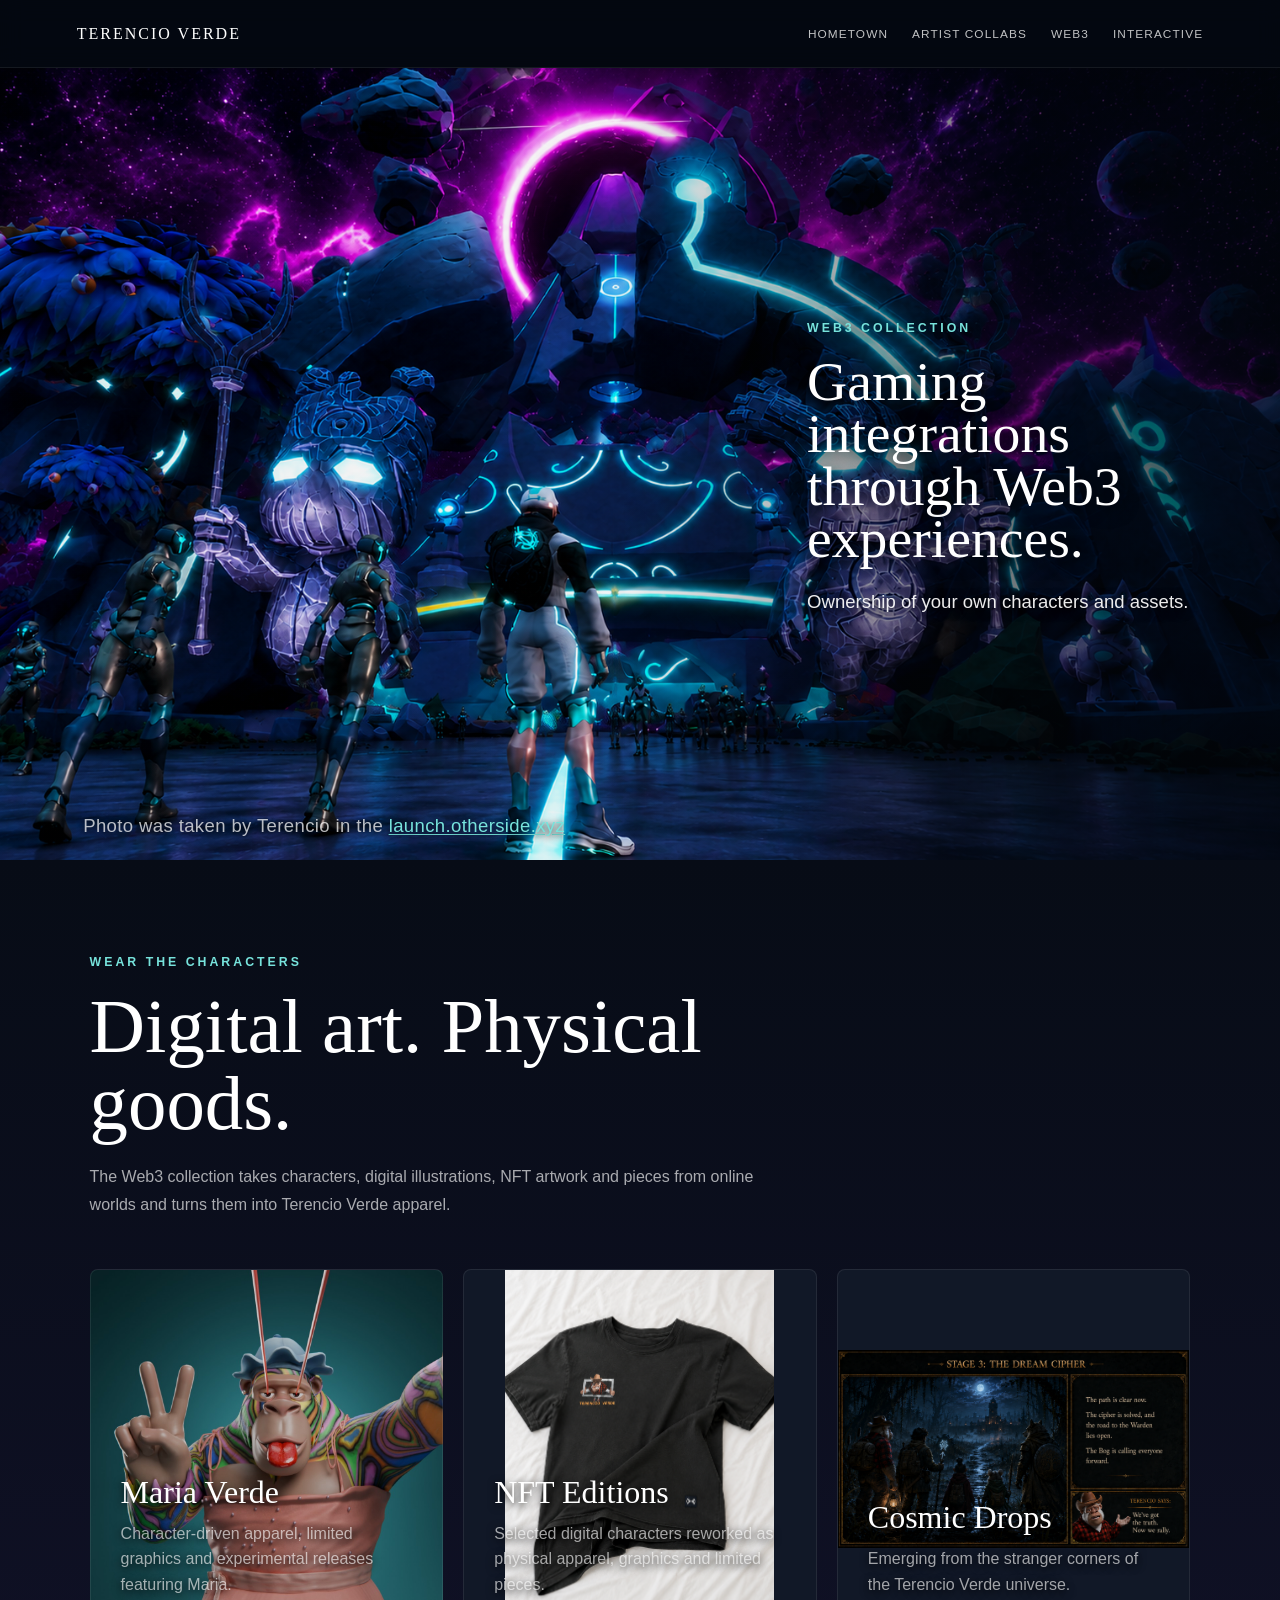
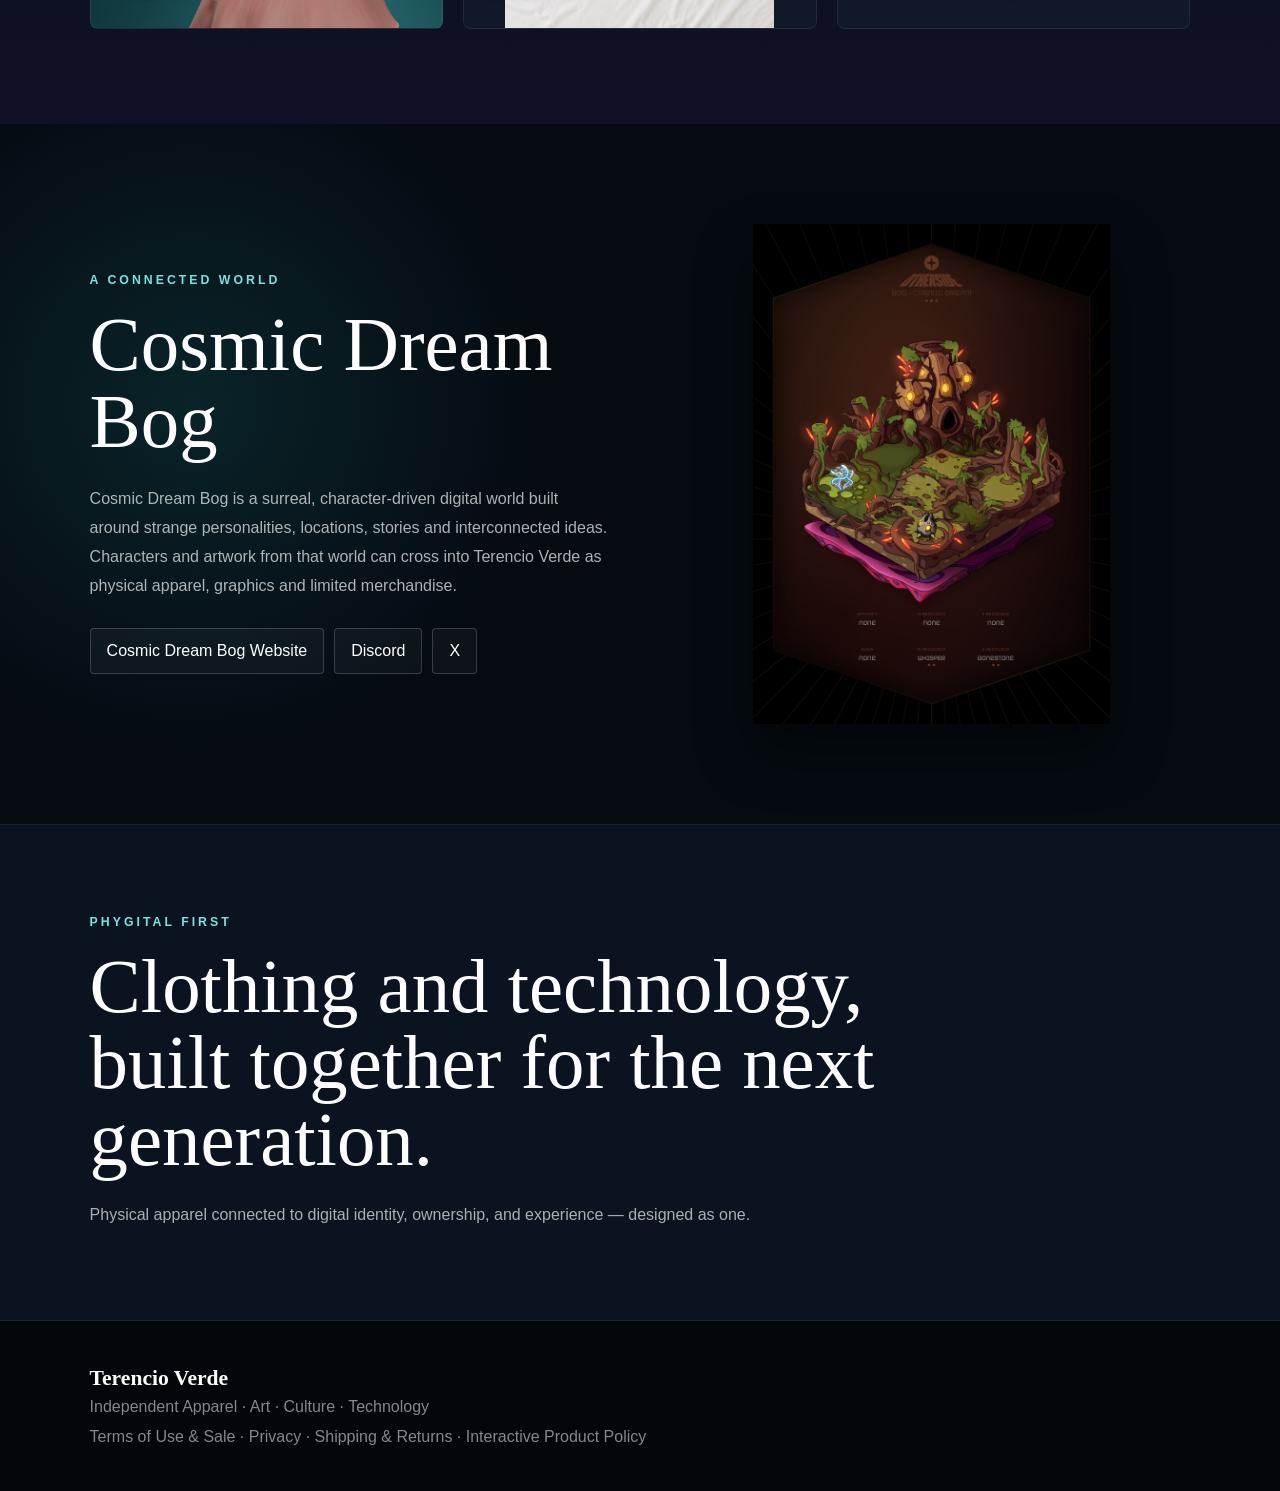
<file: web3.html>
<!DOCTYPE html>
<html lang="en">
<head>
  <meta charset="UTF-8">
  <meta name="viewport" content="width=device-width, initial-scale=1.0, viewport-fit=cover">
  <title>Web3 Collection | Terencio Verde</title>
  <meta name="description" content="The Terencio Verde Web3 collection — digital characters, NFT-inspired artwork, Cosmic Dream Bog and physical merchandise.">
  <link rel="stylesheet" href="/assets/web3.css">
  <link rel="stylesheet" href="/assets/site-enhancements.css">
</head>
<body>
<script src="/assets/site-config.js"></script>
<header>
  <a class="brand" href="/">TERENCIO VERDE</a>
  <nav aria-label="Main navigation">
    <a href="/hometown.html">Hometown</a>
    <a href="/collaborations.html">Artist Collabs</a>
    <a href="/web3.html">Web3</a>
    <a id="interactiveNav" href="/interactive.html">Interactive</a>
    <a id="storeNav" href="/store.html">Shop</a>
  </nav>
</header>
<main>
  <section class="hero">
    <div class="hero-copy">
      <div class="eyebrow">Web3 Collection</div>
      <h1>Gaming integrations through Web3 experiences.</h1>
      <p>Ownership of your own characters and assets.</p>
    </div>
    <div class="character-zone" aria-hidden="true"></div>
  </section>

  <section class="merch">
    <div class="section-heading">
      <div class="eyebrow">Wear the characters</div>
      <h2>Digital art. Physical goods.</h2>
      <p>The Web3 collection takes characters, digital illustrations, NFT artwork and pieces from online worlds and turns them into Terencio Verde apparel.</p>
    </div>
    <div class="merch-grid">
      <article class="merch-card"><h3>Maria Verde</h3><p>Character-driven apparel, limited graphics and experimental releases featuring Maria.</p></article>
      <article class="merch-card"><h3>NFT Editions</h3><p>Selected digital characters reworked as physical apparel, graphics and limited pieces.</p></article>
      <a class="merch-card" href="https://cosmicdreambog.com" target="_blank" rel="noopener noreferrer" aria-label="Visit Cosmic Dream Bog"><h3>Cosmic Drops</h3><p>Emerging from the stranger corners of the Terencio Verde universe.</p></a>
    </div>
  </section>

  <section class="cosmic">
    <div class="cosmic-copy">
      <div class="eyebrow">A connected world</div>
      <h2>Cosmic Dream Bog</h2>
      <p>Cosmic Dream Bog is a surreal, character-driven digital world built around strange personalities, locations, stories and interconnected ideas. Characters and artwork from that world can cross into Terencio Verde as physical apparel, graphics and limited merchandise.</p>
      <div class="cdb-links">
        <a href="https://cosmicdreambog.com" target="_blank" rel="noopener noreferrer">Cosmic Dream Bog Website</a>
        <a href="#" id="cdbDiscord" target="_blank" rel="noopener noreferrer">Discord</a>
        <a href="#" id="cdbX" target="_blank" rel="noopener noreferrer">X</a>
      </div>
    </div>
    <div class="maria-stage"><img src="/assets/7e41de3a14e4b7ed40443bbef49f2beb.jpeg" alt="Cosmic Dream Bog artwork" decoding="async"></div>
  </section>

  <section class="physical">
    <div class="physical-inner">
      <div class="eyebrow">Phygital First</div>
      <h2>Clothing and technology, built together for the next generation.</h2>
      <p>Physical apparel connected to digital identity, ownership, and experience — designed as one.</p>
    </div>
  </section>
</main>
<footer><strong>Terencio Verde</strong>Independent Apparel · Art · Culture · Technology</footer>
</body>
</html>
</file>
<file: assets/site.css>
/* =========================================================
   TERENCIO VERDE
   SHARED SITE STYLES
   ========================================================= */


/* =========================================================
   BRAND COLORS
   ========================================================= */

:root {
  --forest: #18392b;
  --forest-deep: #0b2118;
  --forest-black: #07150f;

  --cream: #f2eadb;
  --cream-light: #faf6ee;

  --taupe: #b9a78d;
  --brown: #4a3528;
  --brown-dark: #241a14;

  --gold: #b38a43;
  --gold-light: #d0ae68;
  --gold-dark: #826126;

  --black: #171713;
  --white: #fffdf8;

  --page-width: 1400px;

  --side-padding: 7%;
}


/* =========================================================
   RESET
   ========================================================= */

* {
  box-sizing: border-box;
  margin: 0;
  padding: 0;
}


html {
  scroll-behavior: smooth;
}


body {
  min-height: 100vh;

  font-family:
    Arial,
    Helvetica,
    sans-serif;

  background: var(--cream);

  color: var(--black);

  overflow-x: hidden;
}


img {
  display: block;

  max-width: 100%;

  height: auto;
}


a {
  color: inherit;

  text-decoration: none;
}


button,
input,
select,
textarea {
  font: inherit;
}


button {
  cursor: pointer;
}


/* =========================================================
   SHARED TYPOGRAPHY
   ========================================================= */

.serif {
  font-family:
    Georgia,
    "Times New Roman",
    serif;
}


.eyebrow {
  margin-bottom: 18px;

  font-size: .72rem;

  font-weight: 700;

  letter-spacing: 3px;

  text-transform: uppercase;

  color: var(--gold-light);
}


.section-title {
  font-family:
    Georgia,
    "Times New Roman",
    serif;

  font-size:
    clamp(
      3rem,
      6vw,
      5.5rem
    );

  line-height: .98;

  font-weight: 400;

  color: var(--forest-deep);
}


.section-copy {
  max-width: 760px;

  font-size: 1.05rem;

  line-height: 1.8;

  color: #62645e;
}


/* =========================================================
   SHARED CONTAINER
   ========================================================= */

.site-container {
  width: min(
    var(--page-width),
    100%
  );

  margin: 0 auto;

  padding-left: var(--side-padding);

  padding-right: var(--side-padding);
}


/* =========================================================
   HEADER
   ========================================================= */

.site-header {
  position: sticky;

  top: 0;

  z-index: 1000;

  min-height: 72px;

  display: flex;

  align-items: center;

  justify-content: space-between;

  gap: 30px;

  padding:

    0
    max(
      var(--side-padding),
      env(safe-area-inset-right)
    )
    0
    max(
      var(--side-padding),
      env(safe-area-inset-left)
    );

  background:
    rgba(
      9,
      28,
      20,
      .96
    );

  backdrop-filter:
    blur(14px);

  border-bottom:
    1px solid
    rgba(
      255,
      255,
      255,
      .07
    );

  color: var(--cream);
}


.site-brand {
  flex-shrink: 0;

  font-family:
    Georgia,
    "Times New Roman",
    serif;

  font-size: .95rem;

  letter-spacing: 2.2px;

  text-transform: uppercase;

  color: var(--cream);
}


.site-nav {
  display: flex;

  align-items: center;

  justify-content: flex-end;

  gap: 28px;
}


.site-nav a {
  position: relative;

  min-height: 44px;

  display: inline-flex;

  align-items: center;

  font-size: .7rem;

  font-weight: 600;

  letter-spacing: 1.35px;

  text-transform: uppercase;

  color:
    rgba(
      242,
      234,
      219,
      .72
    );

  transition:
    color .2s ease;
}


.site-nav a::after {
  content: "";

  position: absolute;

  left: 0;

  right: 100%;

  bottom: 9px;

  height: 1px;

  background: var(--gold);

  transition:
    right .25s ease;
}


.site-nav a:hover,
.site-nav a:focus-visible {
  color: var(--cream);
}


.site-nav a:hover::after,
.site-nav a:focus-visible::after {
  right: 0;
}


#storeNav {
  display: none;
}


/* =========================================================
   SHARED BUTTONS
   ========================================================= */

.button {
  min-height: 48px;

  display: inline-flex;

  align-items: center;

  justify-content: center;

  padding:
    13px
    22px;

  border:
    1px solid transparent;

  border-radius: 2px;

  font-size: .78rem;

  font-weight: 700;

  letter-spacing: 1px;

  text-transform: uppercase;

  transition:
    background .2s ease,
    color .2s ease,
    border-color .2s ease,
    transform .2s ease;
}


.button:hover {
  transform:
    translateY(-2px);
}


.button-cream {
  background: var(--cream);

  color: var(--forest-deep);
}


.button-cream:hover {
  background: var(--white);
}


.button-outline {
  border-color:
    rgba(
      242,
      234,
      219,
      .40
    );

  background: transparent;

  color: var(--cream);
}


.button-outline:hover {
  border-color: var(--gold);

  color: var(--gold-light);
}


/* =========================================================
   FOOTER
   ========================================================= */

.site-footer {
  padding:

    58px
    max(
      var(--side-padding),
      env(safe-area-inset-right)
    )
    calc(
      58px +
      env(safe-area-inset-bottom)
    )
    max(
      var(--side-padding),
      env(safe-area-inset-left)
    );

  background: var(--forest-black);

  border-top:
    1px solid
    rgba(
      179,
      138,
      67,
      .18
    );

  color:
    rgba(
      255,
      255,
      255,
      .55
    );
}


.footer-inner {
  width: min(
    var(--page-width),
    100%
  );

  margin: 0 auto;
}


.footer-mark {
  width: 58px;

  height: 58px;

  margin-bottom: 22px;

  display: flex;

  align-items: center;

  justify-content: center;

  border:
    1px solid
    rgba(
      179,
      138,
      67,
      .48
    );

  border-radius: 50%;

  font-family:
    Georgia,
    "Times New Roman",
    serif;

  font-size: 1.25rem;

  color: var(--gold-light);
}


.footer-brand {
  display: block;

  margin-bottom: 7px;

  font-family:
    Georgia,
    "Times New Roman",
    serif;

  font-size: 1.45rem;

  font-weight: 400;

  color: var(--cream);
}


.footer-tagline {
  display: block;

  max-width: 620px;

  line-height: 1.6;
}


.footer-contact {
  margin-top: 26px;
}


.footer-label {
  margin-bottom: 6px;

  font-size: .68rem;

  font-weight: 700;

  letter-spacing: 2px;

  text-transform: uppercase;

  color: var(--gold-light);
}


.footer-email {
  min-height: 44px;

  display: inline-flex;

  align-items: center;

  color: var(--cream);

  transition:
    color .2s ease;
}


.footer-email:hover {
  color: var(--gold-light);
}


.footer-copyright {
  margin-top: 28px;

  font-size: .78rem;

  color:
    rgba(
      255,
      255,
      255,
      .38
    );
}


/* =========================================================
   ACCESSIBILITY
   ========================================================= */

a:focus-visible,
button:focus-visible {
  outline:
    2px solid
    var(--gold-light);

  outline-offset:
    4px;
}


/* =========================================================
   MOBILE
   ========================================================= */

@media
(max-width: 900px) {

  :root {
    --side-padding: 6%;
  }


  .site-header {
    min-height: 66px;
  }


  .site-nav {
    gap: 18px;
  }


  .site-nav a {
    font-size: .66rem;
  }

}


@media
(max-width: 700px) {

  .site-nav {
    display: none;
  }


  .site-header {
    min-height: 64px;
  }


  .section-copy {
    font-size: 1rem;
  }


  .site-footer {
    padding-top: 48px;
  }

}
</file>
<file: assets/home.css>
/* =========================================================
   TERENCIO VERDE
   COMPLETE HOMEPAGE STYLES
   SELF-CONTAINED
   ========================================================= */


/* =========================================================
   BRAND COLORS
   ========================================================= */

:root {
  --forest: #18392b;
  --forest-deep: #0b2118;
  --forest-black: #07150f;

  --cream: #f2eadb;
  --cream-light: #faf6ee;

  --taupe: #b9a78d;
  --brown: #4a3528;
  --brown-dark: #241a14;

  --gold: #b38a43;
  --gold-light: #d0ae68;
  --gold-dark: #826126;

  --black: #171713;
  --white: #fffdf8;

  --page-width: 1400px;
  --side-padding: 7%;
}


/* =========================================================
   RESET
   ========================================================= */

* {
  box-sizing: border-box;
  margin: 0;
  padding: 0;
}


html {
  scroll-behavior: smooth;
}


body {
  min-height: 100vh;

  font-family:
    Arial,
    Helvetica,
    sans-serif;

  background: var(--cream);

  color: var(--black);

  overflow-x: hidden;
}


img {
  display: block;
  max-width: 100%;
  height: auto;
}


a {
  color: inherit;
  text-decoration: none;
}


button,
input,
select,
textarea {
  font: inherit;
}


button {
  cursor: pointer;
}


/* =========================================================
   SHARED TYPOGRAPHY
   ========================================================= */

.serif {
  font-family:
    Georgia,
    "Times New Roman",
    serif;
}


.eyebrow {
  margin-bottom: 18px;

  font-size: .72rem;
  font-weight: 700;

  letter-spacing: 3px;

  text-transform: uppercase;

  color: var(--gold-light);
}


/* =========================================================
   HEADER
   ========================================================= */

.site-header {
  position: sticky;

  top: 0;

  z-index: 1000;

  min-height: 72px;

  display: flex;

  align-items: center;

  justify-content: space-between;

  gap: 30px;

  padding:
    0
    max(
      var(--side-padding),
      env(safe-area-inset-right)
    )
    0
    max(
      var(--side-padding),
      env(safe-area-inset-left)
    );

  background:
    rgba(
      9,
      28,
      20,
      .97
    );

  backdrop-filter:
    blur(14px);

  border-bottom:
    1px solid
    rgba(
      179,
      138,
      67,
      .20
    );

  box-shadow:
    0 8px 24px
    rgba(0,0,0,.15);

  color: var(--cream);
}


.site-brand {
  flex-shrink: 0;

  min-height: 44px;

  display: inline-flex;

  align-items: center;

  font-family:
    Georgia,
    "Times New Roman",
    serif;

  font-size: .95rem;

  letter-spacing: 2.2px;

  text-transform: uppercase;

  color: var(--cream);
}


.site-nav {
  display: flex;

  align-items: center;

  justify-content: flex-end;

  gap: 28px;
}


.site-nav a {
  position: relative;

  min-height: 44px;

  display: inline-flex;

  align-items: center;

  font-size: .7rem;

  font-weight: 600;

  letter-spacing: 1.35px;

  text-transform: uppercase;

  color:
    rgba(
      242,
      234,
      219,
      .72
    );

  transition:
    color .2s ease;
}


.site-nav a::after {
  content: "";

  position: absolute;

  left: 0;
  right: 100%;

  bottom: 8px;

  height: 1px;

  background: var(--gold);

  transition:
    right .25s ease;
}


.site-nav a:hover,
.site-nav a:focus-visible {
  color: var(--cream);
}


.site-nav a:hover::after,
.site-nav a:focus-visible::after {
  right: 0;
}


#storeNav {
  display: none;
}


/* =========================================================
   MUSIC INTRO
   ========================================================= */

#intro {
  position: fixed;

  inset: 0;

  z-index: 9999;

  display: flex;

  align-items: center;

  justify-content: center;

  padding: 30px;

  background:
    radial-gradient(
      circle at 50% 38%,
      #315844 0%,
      #18392b 45%,
      #07150f 100%
    );

  color: var(--cream);

  text-align: center;

  transition:
    opacity .7s ease,
    visibility .7s ease;
}


#intro.hidden {
  opacity: 0;

  visibility: hidden;

  pointer-events: none;
}


.intro-inner {
  width: min(820px, 92vw);
}


.intro-mark {
  width: 90px;

  height: 90px;

  margin: 0 auto 24px;

  display: flex;

  align-items: center;

  justify-content: center;

  border:
    1px solid
    rgba(
      179,
      138,
      67,
      .55
    );

  border-radius: 50%;

  font-family:
    Georgia,
    "Times New Roman",
    serif;

  font-size: 2rem;

  color: var(--gold-light);
}


.intro-kicker {
  margin-bottom: 18px;

  font-size: .68rem;

  font-weight: 700;

  letter-spacing: 3px;

  text-transform: uppercase;

  color:
    rgba(
      255,
      255,
      255,
      .52
    );
}


.intro-title {
  margin-bottom: 34px;

  font-family:
    Georgia,
    "Times New Roman",
    serif;

  font-size:
    clamp(
      3.8rem,
      10vw,
      8rem
    );

  line-height: .86;

  font-weight: 400;

  color: var(--cream);
}


.intro-buttons {
  display: flex;

  justify-content: center;

  flex-wrap: wrap;

  gap: 12px;
}


.intro-buttons button {
  min-height: 48px;

  padding:
    13px
    23px;

  border-radius: 2px;
}


#enterMusic {
  border:
    1px solid
    var(--cream);

  background: var(--cream);

  color: var(--forest-deep);
}


#enterQuiet {
  border:
    1px solid
    rgba(
      255,
      255,
      255,
      .35
    );

  background: transparent;

  color: white;
}


.music-credit {
  margin-top: 20px;

  font-size: .7rem;

  color:
    rgba(
      255,
      255,
      255,
      .42
    );
}


/* =========================================================
   HOMEPAGE HERO
   ========================================================= */

.home-hero {
  position: relative;

  min-height:
    calc(
      100vh - 72px
    );

  display: flex;

  align-items: center;

  overflow: hidden;

  color: var(--cream);

  background-image:

    linear-gradient(
      90deg,
      rgba(6, 22, 15, .86) 0%,
      rgba(8, 29, 20, .68) 43%,
      rgba(12, 35, 24, .20) 72%,
      rgba(4, 17, 12, .15) 100%
    ),

    url("/assets/ceiling-texture-cropped.png");

  background-size: cover;

  background-position: center;

  border-bottom:
    7px solid
    var(--brown-dark);
}


.home-hero::before {
  content: "";

  position: absolute;

  inset: 0;

  pointer-events: none;

  background:
    linear-gradient(
      180deg,
      rgba(0,0,0,.06) 0%,
      rgba(0,0,0,.03) 55%,
      rgba(0,0,0,.34) 100%
    );
}


.home-hero-inner {
  position: relative;

  z-index: 2;

  width:
    min(
      var(--page-width),
      100%
    );

  margin: 0 auto;

  padding:
    105px
    var(--side-padding);
}


.home-hero-copy {
  max-width: 760px;
}


.home-hero .eyebrow {
  color: var(--gold-light);
}


.home-hero h1 {
  max-width: 820px;

  margin-bottom: 26px;

  font-family:
    Georgia,
    "Times New Roman",
    serif;

  font-size:
    clamp(
      4.2rem,
      8.5vw,
      8rem
    );

  line-height: .9;

  font-weight: 400;

  color: var(--cream);

  text-wrap: balance;

  text-shadow:
    0 3px 18px
    rgba(0,0,0,.24);
}


.home-hero-subhead {
  max-width: 620px;

  font-size:
    clamp(
      1rem,
      1.8vw,
      1.2rem
    );

  line-height: 1.75;

  color:
    rgba(
      255,
      255,
      255,
      .82
    );
}


.home-hero-note {
  max-width: 560px;

  margin-top: 25px;

  font-family:
    Georgia,
    "Times New Roman",
    serif;

  font-size: .92rem;

  font-style: italic;

  line-height: 1.6;

  color:
    rgba(
      255,
      255,
      255,
      .57
    );
}


/* =========================================================
   BRAND INTRO
   ========================================================= */

.home-intro {
  position: relative;

  overflow: hidden;

  padding:
    120px
    var(--side-padding);

  background:

    linear-gradient(
      rgba(242,234,219,.95),
      rgba(242,234,219,.95)
    ),

    repeating-linear-gradient(
      0deg,
      #efe5d3,
      #efe5d3 45px,
      #dfd0b8 46px,
      #dfd0b8 48px
    );
}


.home-intro-inner {
  position: relative;

  z-index: 2;

  width:
    min(
      var(--page-width),
      100%
    );

  margin: 0 auto;
}


.home-intro-content {
  max-width: 900px;
}


.home-intro h2 {
  max-width: 850px;

  margin-bottom: 26px;

  font-family:
    Georgia,
    "Times New Roman",
    serif;

  font-size:
    clamp(
      3rem,
      6vw,
      5.5rem
    );

  line-height: .98;

  font-weight: 400;

  color: var(--forest-deep);
}


.home-intro p {
  max-width: 760px;

  font-size: 1.08rem;

  line-height: 1.85;

  color: #585d55;
}


.home-intro::after {
  content: "TV";

  position: absolute;

  right: 2%;

  top: 50%;

  transform:
    translateY(-50%);

  font-family:
    Georgia,
    "Times New Roman",
    serif;

  font-size:
    clamp(
      12rem,
      30vw,
      30rem
    );

  line-height: .7;

  color:
    rgba(
      24,
      57,
      43,
      .045
    );

  pointer-events: none;
}


/* =========================================================
   COLLECTIONS
   ========================================================= */

.home-collections {
  padding:
    110px
    var(--side-padding);

  background: var(--cream-light);
}


.home-collections-inner {
  width:
    min(
      var(--page-width),
      100%
    );

  margin: 0 auto;
}


.home-section-heading {
  max-width: 820px;

  margin-bottom: 58px;
}


.home-section-heading h2 {
  margin-bottom: 20px;

  font-family:
    Georgia,
    "Times New Roman",
    serif;

  font-size:
    clamp(
      3rem,
      6vw,
      5rem
    );

  line-height: 1;

  font-weight: 400;

  color: var(--forest-deep);
}


.home-section-heading p {
  max-width: 700px;

  line-height: 1.75;

  color: #62645e;
}


.home-collection-grid {
  display: grid;

  grid-template-columns:
    repeat(
      2,
      minmax(0, 1fr)
    );

  gap: 20px;
}


.home-collection-card {
  position: relative;

  min-height: 470px;

  display: flex;

  align-items: flex-end;

  overflow: hidden;

  padding: 36px;

  border:
    1px solid
    rgba(0,0,0,.08);

  background: var(--forest);

  box-shadow:
    0 12px 35px
    rgba(36,23,15,.10);

  transition:
    transform .3s ease,
    box-shadow .3s ease;
}


.home-collection-card:hover {
  transform:
    translateY(-4px);

  box-shadow:
    0 22px 55px
    rgba(0,0,0,.14);
}


.home-collection-card::before {
  content: "";

  position: absolute;

  inset: 0;

  background:
    linear-gradient(
      180deg,
      rgba(0,0,0,.05) 20%,
      rgba(0,0,0,.80) 100%
    );

  pointer-events: none;
}


.home-collection-content {
  position: relative;

  z-index: 2;

  color: white;
}


.home-collection-content small {
  display: block;

  margin-bottom: 12px;

  font-size: .68rem;

  font-weight: 700;

  letter-spacing: 2px;

  text-transform: uppercase;

  color: var(--gold-light);
}


.home-collection-content h3 {
  margin-bottom: 10px;

  font-family:
    Georgia,
    "Times New Roman",
    serif;

  font-size:
    clamp(
      2.2rem,
      4vw,
      3.3rem
    );

  line-height: 1;

  font-weight: 400;

  color: white;
}


.home-collection-content p {
  max-width: 480px;

  line-height: 1.65;

  color:
    rgba(
      255,
      255,
      255,
      .74
    );
}


/* HOMETOWN */

.home-card-hometown {
  background:

    linear-gradient(
      rgba(10,35,24,.15),
      rgba(10,35,24,.12)
    ),

    url("/assets/hometown-mainstreet.jpg"),

    linear-gradient(
      135deg,
      #496552,
      #6f674f
    );

  background-size: cover;

  background-position: center;
}


/* ARTIST COLLABORATIONS */

.home-card-collabs {
  background:

    radial-gradient(
      circle at 70% 25%,
      rgba(186,143,67,.22),
      transparent 35%
    ),

    url("collaboration-bg.jpg"),

    linear-gradient(
      135deg,
      #173a2b,
      #08180f
    );

  background-size: cover;

  background-position: center;
}


/* WEB3 */

.home-card-web3 {
  background:

    radial-gradient(
      circle at 78% 24%,
      rgba(108,63,167,.42),
      transparent 35%
    ),

    radial-gradient(
      circle at 20% 78%,
      rgba(35,132,127,.18),
      transparent 35%
    ),

    linear-gradient(
      135deg,
      #050b12,
      #12182c,
      #30123f
    );
}


/* INTERACTIVE */

.home-card-interactive {
  background:

    linear-gradient(
      rgba(14,38,27,.20),
      rgba(14,38,27,.12)
    ),

    url("interactive-bg.jpg"),

    linear-gradient(
      135deg,
      #64695a,
      #314137
    );

  background-size: cover;

  background-position: center;
}


/* =========================================================
   HOMETOWN PREVIEW
   ========================================================= */

.home-hometown {
  padding:
    110px
    var(--side-padding);

  background:
    linear-gradient(
      135deg,
      #173a2b,
      #0c271b
    );

  color: var(--cream);

  border-top:
    7px solid
    var(--brown-dark);

  border-bottom:
    7px solid
    var(--brown-dark);
}


.home-hometown-inner {
  width:
    min(
      var(--page-width),
      100%
    );

  margin: 0 auto;
}


.home-hometown h2 {
  max-width: 950px;

  margin-bottom: 46px;

  font-family:
    Georgia,
    "Times New Roman",
    serif;

  font-size:
    clamp(
      3rem,
      6vw,
      5.5rem
    );

  line-height: 1;

  font-weight: 400;

  color: var(--cream);
}


.home-memory-grid {
  display: grid;

  grid-template-columns:
    repeat(
      4,
      minmax(0, 1fr)
    );

  gap: 10px;
}


.home-memory {
  position: relative;

  min-height: 310px;

  display: flex;

  align-items: flex-end;

  overflow: hidden;

  padding: 22px;

  background-size: cover;

  background-position: center;

  border:
    1px solid
    rgba(199,154,77,.14);
}


.home-memory::after {
  content: "";

  position: absolute;

  inset: 0;

  background:
    linear-gradient(
      180deg,
      transparent 32%,
      rgba(0,0,0,.72)
    );
}


.home-memory span {
  position: relative;

  z-index: 2;

  font-family:
    Georgia,
    "Times New Roman",
    serif;

  font-size: 1.3rem;

  color: white;
}


.home-memory-river {
  background:
    url("/assets/hometown-river.jpg"),
    #546f5e;

  background-size: cover;

  background-position: center;
}


.home-memory-mainstreet {
  background:
    url("/assets/hometown-mainstreet.jpg"),
    #765943;

  background-size: cover;

  background-position: center;
}


.home-memory-music {
  background:
    url("/assets/hometown-music.jpg"),
    #43382d;

  background-size: cover;

  background-position: center;
}


.home-memory-fire {
  background:
    url("/assets/hometown-fire.jpg"),
    #60432e;

  background-size: cover;

  background-position: center;
}


/* =========================================================
   GLOBAL MESSAGE
   ========================================================= */

.home-global {
  padding:
    125px
    var(--side-padding);

  background:
    linear-gradient(
      90deg,
      #0a1d14,
      #18392b
    );

  color: white;
}


.home-global-inner {
  width:
    min(
      var(--page-width),
      100%
    );

  margin: 0 auto;
}


.home-global-content {
  max-width: 1000px;
}


.home-global h2 {
  max-width: 900px;

  margin-bottom: 26px;

  font-family:
    Georgia,
    "Times New Roman",
    serif;

  font-size:
    clamp(
      3.3rem,
      7vw,
      6rem
    );

  line-height: .96;

  font-weight: 400;

  color: white;
}


.home-global p {
  max-width: 760px;

  font-size: 1.08rem;

  line-height: 1.8;

  color:
    rgba(
      255,
      255,
      255,
      .68
    );
}


.home-global-line {
  width: 100px;

  height: 3px;

  margin-top: 35px;

  background: var(--gold);
}


/* =========================================================
   FOOTER
   ========================================================= */

.site-footer {
  padding:

    58px
    max(
      var(--side-padding),
      env(safe-area-inset-right)
    )
    calc(
      58px +
      env(safe-area-inset-bottom)
    )
    max(
      var(--side-padding),
      env(safe-area-inset-left)
    );

  background: var(--forest-black);

  border-top:
    1px solid
    rgba(
      179,
      138,
      67,
      .20
    );

  color:
    rgba(
      255,
      255,
      255,
      .55
    );
}


.footer-inner {
  width:
    min(
      var(--page-width),
      100%
    );

  margin: 0 auto;
}


.footer-mark {
  width: 58px;

  height: 58px;

  margin-bottom: 22px;

  display: flex;

  align-items: center;

  justify-content: center;

  border:
    1px solid
    rgba(
      179,
      138,
      67,
      .48
    );

  border-radius: 50%;

  font-family:
    Georgia,
    "Times New Roman",
    serif;

  font-size: 1.25rem;

  color: var(--gold-light);
}


.footer-brand {
  display: block;

  margin-bottom: 7px;

  font-family:
    Georgia,
    "Times New Roman",
    serif;

  font-size: 1.45rem;

  font-weight: 400;

  color: var(--cream);
}


.footer-tagline {
  display: block;

  max-width: 620px;

  line-height: 1.6;
}


.footer-contact {
  margin-top: 26px;
}


.footer-label {
  margin-bottom: 6px;

  font-size: .68rem;

  font-weight: 700;

  letter-spacing: 2px;

  text-transform: uppercase;

  color: var(--gold-light);
}


.footer-email {
  min-height: 44px;

  display: inline-flex;

  align-items: center;

  color: var(--cream);
}


.footer-email:hover {
  color: var(--gold-light);
}


.footer-copyright {
  margin-top: 28px;

  font-size: .78rem;

  color:
    rgba(
      255,
      255,
      255,
      .38
    );
}


/* =========================================================
   ACCESSIBILITY
   ========================================================= */

a:focus-visible,
button:focus-visible {
  outline:
    2px solid
    var(--gold-light);

  outline-offset: 4px;
}


/* =========================================================
   TABLET
   ========================================================= */

@media
(max-width: 900px) {

  :root {
    --side-padding: 6%;
  }


  .site-header {
    min-height: 66px;
  }


  .site-nav {
    gap: 18px;
  }


  .site-nav a {
    font-size: .66rem;
  }


  .home-hero {
    min-height:
      calc(
        100dvh - 66px
      );
  }


  .home-hero-inner {
    padding-top: 80px;

    padding-bottom: 70px;
  }


  .home-hero h1 {
    font-size:
      clamp(
        3.5rem,
        13vw,
        6rem
      );
  }


  .home-intro {
    padding-top: 85px;

    padding-bottom: 85px;
  }


  .home-collections {
    padding-top: 80px;

    padding-bottom: 80px;
  }


  .home-collection-grid {
    grid-template-columns: 1fr;
  }


  .home-collection-card {
    min-height: 380px;
  }


  .home-hometown {
    padding-top: 80px;

    padding-bottom: 80px;
  }


  .home-memory-grid {
    grid-template-columns:
      repeat(
        2,
        minmax(0, 1fr)
      );
  }


  .home-memory {
    min-height: 240px;
  }


  .home-global {
    padding-top: 90px;

    padding-bottom: 90px;
  }

}


/* =========================================================
   MOBILE
   ========================================================= */

@media
(max-width: 700px) {

  .site-nav {
    display: none;
  }


  .site-header {
    min-height: 64px;
  }

}


@media
(max-width: 560px) {

  .home-hero h1 {
    font-size:
      clamp(
        3.15rem,
        15vw,
        4.8rem
      );
  }


  .home-hero-subhead {
    font-size: 1rem;
  }


  .home-memory-grid {
    grid-template-columns: 1fr;
  }


  .home-memory {
    min-height: 225px;
  }


  .intro-title {
    font-size:
      clamp(
        3.4rem,
        18vw,
        5.4rem
      );
  }

}
</file>
<file: assets/home-sections.css>
/* =========================================================
   TERENCIO VERDE
   HOMEPAGE SECTION TEXTURES
   Load AFTER home.css
   ========================================================= */


/* =========================================================
   SHARED TEXTURE VARIABLES
   ========================================================= */

:root {
  --aged-gold: #a97d34;
  --aged-gold-light: #c79a4d;

  --wood-dark: #24170f;
  --wood-mid: #3b281a;

  --leather: #342218;
  --leather-dark: #1e140f;

  --paint-green: #17382a;
  --paint-green-dark: #0d281c;

  --parchment: #eee3d0;
}


/* =========================================================
   SUBTLE PAGE GRAIN
   ========================================================= */

body::before {
  content: "";

  position: fixed;
  inset: 0;

  z-index: 9998;

  pointer-events: none;

  opacity: .025;

  background-image:
    repeating-radial-gradient(
      circle at 0 0,
      rgba(255,255,255,.6) 0,
      rgba(255,255,255,.6) 1px,
      transparent 1px,
      transparent 4px
    );

  mix-blend-mode: soft-light;
}


/* =========================================================
   HEADER — DARK WOOD / LEATHER FEEL
   ========================================================= */

.site-header {
  background:
    linear-gradient(
      rgba(10, 27, 19, .94),
      rgba(8, 24, 17, .98)
    );

  border-bottom:
    1px solid
    rgba(169, 125, 52, .20);

  box-shadow:
    0 8px 24px
    rgba(0,0,0,.18);
}


.site-header::after {
  content: "";

  position: absolute;

  left: 0;
  right: 0;
  bottom: 0;

  height: 1px;

  background:
    linear-gradient(
      90deg,
      transparent,
      rgba(199,154,77,.50),
      transparent
    );

  pointer-events: none;
}


/* =========================================================
   HERO LOWER EDGE
   ========================================================= */

.home-hero {
  border-bottom:
    8px solid
    var(--wood-dark);
}


.home-hero-inner {
  position: relative;
}


/* subtle warm glow behind copy */

.home-hero-copy::before {
  content: "";

  position: absolute;

  left: -80px;
  top: -80px;

  width: 700px;
  height: 700px;

  z-index: -1;

  pointer-events: none;

  background:
    radial-gradient(
      circle,
      rgba(0,0,0,.22) 0%,
      rgba(0,0,0,.08) 45%,
      transparent 72%
    );
}


/* =========================================================
   BRAND INTRO — AGED CREAM / SHIPLAP
   ========================================================= */

.home-intro {
  position: relative;

  border-top:
    1px solid
    rgba(75, 51, 32, .15);

  border-bottom:
    1px solid
    rgba(75, 51, 32, .18);

  background:
    linear-gradient(
      rgba(242,234,219,.84),
      rgba(242,234,219,.88)
    ),
    url("/assets/wood-texture-cropped.png");

  background-size: cover;

  background-position: center;
}


/* faded painted edge */

.home-intro::before {
  content: "";

  position: absolute;

  left: -8%;
  top: 18%;

  width: 34%;
  height: 22px;

  opacity: .18;

  transform:
    rotate(-3deg);

  background:
    linear-gradient(
      90deg,
      transparent,
      var(--aged-gold),
      var(--aged-gold-light),
      transparent
    );

  filter:
    blur(.4px);

  pointer-events: none;
}


/* =========================================================
   COLLECTION AREA
   ========================================================= */

.home-collections {
  position: relative;

  background-image:
    linear-gradient(
      rgba(250,246,238,.74),
      rgba(250,246,238,.82)
    ),
    url("/assets/collections-background.jpg");

  background-size:
    auto,
    auto 100%;

  background-position:
    center,
    center top;

  background-repeat:
    no-repeat,
    repeat-x;
}


/* small aged-gold divider */

.home-section-heading::after {
  content: "";

  display: block;

  width: 95px;
  height: 3px;

  margin-top: 28px;

  background:
    linear-gradient(
      90deg,
      var(--aged-gold),
      var(--aged-gold-light)
    );
}


/* =========================================================
   COLLECTION CARDS — SHARED DEPTH
   ========================================================= */

.home-collection-card {
  border:
    1px solid
    rgba(35, 26, 18, .22);

  box-shadow:
    0 12px 35px
    rgba(36, 23, 15, .10);
}


.home-collection-card::after {
  content: "";

  position: absolute;
  inset: 0;

  pointer-events: none;

  box-shadow:
    inset 0 0 0 1px
    rgba(255,255,255,.04),

    inset 0 -60px 100px
    rgba(0,0,0,.14);
}


/* =========================================================
   HOMETOWN CARD
   ========================================================= */

.home-card-hometown {
  background-image: url("/assets/Home%20Oak.png");
  background-size: cover;
  background-position: center;
  background-repeat: no-repeat;
}

.home-card-hometown::before,
.home-card-hometown::after {
  background: none !important;
  box-shadow: none !important;
}

.home-card-hometown .home-collection-content {
  position: relative;
  z-index: 2;
}

.home-card-hometown .home-collection-content h3,
.home-card-hometown .home-collection-content p,
.home-card-hometown .home-collection-content small {
  text-shadow: 0 2px 8px rgba(0,0,0,.35);
}


/* =========================================================
   ARTIST COLLABS CARD
   ========================================================= */

.home-card-collabs {
  background:

    linear-gradient(
      135deg,
      rgba(8, 24, 17, .30),
      rgba(25, 47, 34, .15)
    ),

    url("collaboration-bg.jpg"),

    linear-gradient(
      135deg,
      #173629,
      #0a1a12
    );

  background-size: cover;

  background-position: center;
}


/* =========================================================
   WEB3 CARD
   Keep separate from main brand while still restrained.
   ========================================================= */

.home-card-web3 {
  background:

    radial-gradient(
      circle at 72% 26%,
      rgba(101, 75, 138, .42),
      transparent 34%
    ),

    radial-gradient(
      circle at 20% 78%,
      rgba(35, 107, 105, .15),
      transparent 34%
    ),

    linear-gradient(
      135deg,
      #060910,
      #12162a,
      #261233
    );
}


/* =========================================================
   INTERACTIVE CARD
   ========================================================= */

.home-card-interactive {
  background:

    linear-gradient(
      rgba(11, 32, 22, .24),
      rgba(11, 32, 22, .22)
    ),

    url("interactive-bg.jpg"),

    linear-gradient(
      135deg,
      #536355,
      #28382f
    );

  background-size: cover;

  background-position: center;
}


/* =========================================================
   CARD COPY DETAILS
   ========================================================= */

.home-collection-content h3 {
  text-shadow:
    0 3px 18px
    rgba(0,0,0,.30);
}


.home-collection-content small {
  color:
    var(--aged-gold-light);
}


/* =========================================================
   HOMETOWN PREVIEW SECTION
   ========================================================= */

.home-hometown {
  position: relative;

  overflow: hidden;

  background-image:
    linear-gradient(
      rgba(10, 31, 21, .62),
      rgba(7, 25, 17, .74)
    ),
    url("/assets/hometown-background.jpg");

  background-size:
    auto,
    auto 100%;

  background-position:
    center,
    center top;

  background-repeat:
    no-repeat,
    repeat-x;

  border-top:
    8px solid
    var(--wood-dark);

  border-bottom:
    8px solid
    var(--wood-dark);
}


/* aged-gold paint streak */

.home-hometown::before {
  content: "";

  position: absolute;

  right: -6%;
  top: 8%;

  width: 46%;
  height: 34%;

  opacity: .10;

  transform:
    rotate(-8deg);

  background:
    linear-gradient(
      100deg,
      transparent 0%,
      var(--aged-gold) 25%,
      var(--aged-gold-light) 55%,
      transparent 100%
    );

  filter:
    blur(1px);

  pointer-events: none;
}


/* =========================================================
   MEMORY CARDS
   ========================================================= */

.home-memory {
  border:
    1px solid
    rgba(199, 154, 77, .14);

  box-shadow:
    0 9px 25px
    rgba(0,0,0,.16);
}


.home-memory::before {
  content: "";

  position: absolute;
  inset: 0;

  z-index: 1;

  pointer-events: none;

  box-shadow:
    inset 0 0 45px
    rgba(0,0,0,.24);
}


.home-memory span {
  text-shadow:
    0 2px 10px
    rgba(0,0,0,.42);
}


/* =========================================================
   GLOBAL SECTION
   ========================================================= */

.home-global {
  position: relative;

  overflow: hidden;

  background-image:
    linear-gradient(
      rgba(7, 26, 18, .78),
      rgba(12, 42, 29, .86)
    ),
    url("/assets/global-background.jpg");

  background-size:
    auto,
    auto 100%;

  background-position:
    center,
    center top;

  background-repeat:
    no-repeat,
    repeat-x;
}


/* subtle gold wear */

.home-global::before {
  content: "";

  position: absolute;

  right: -4%;
  bottom: 7%;

  width: 42%;
  height: 18%;

  opacity: .08;

  transform:
    rotate(-4deg);

  background:
    linear-gradient(
      90deg,
      transparent,
      var(--aged-gold),
      transparent
    );

  pointer-events: none;
}


.home-global-line {
  background:
    linear-gradient(
      90deg,
      var(--aged-gold),
      var(--aged-gold-light)
    );
}


/* =========================================================
   FOOTER — DARK WOOD FEEL
   ========================================================= */

.site-footer {
  position: relative;

  background:

    linear-gradient(
      rgba(6, 19, 13, .96),
      rgba(4, 14, 10, .98)
    ),

    repeating-linear-gradient(
      90deg,
      #18110d 0,
      #18110d 80px,
      #110c09 81px,
      #110c09 83px
    );

  border-top:
    6px solid
    var(--wood-dark);
}


.site-footer::before {
  content: "";

  position: absolute;

  left: 0;
  right: 0;
  top: 0;

  height: 1px;

  background:
    linear-gradient(
      90deg,
      transparent,
      rgba(199,154,77,.55),
      transparent
    );
}


/* =========================================================
   SMALL GOLD DETAILS
   ========================================================= */

.footer-mark {
  box-shadow:
    inset 0 0 16px
    rgba(179, 138, 67, .07);
}


.footer-email {
  border-bottom:
    1px solid
    rgba(199,154,77,.26);
}


/* =========================================================
   MOBILE
   ========================================================= */

@media
(max-width: 900px) {

  .home-hero-copy::before {
    width: 520px;
    height: 520px;

    left: -120px;
  }


  .home-hometown::before {
    width: 70%;

    right: -20%;
  }

}


@media
(max-width: 560px) {

  .home-intro::before {
    width: 60%;

    left: -22%;
  }


  .home-hometown::before {
    display: none;
  }


  .home-global::before {
    display: none;
  }

}
</file>
<file: assets/home-overrides.css>
html,body{margin:0;padding:0;min-height:100%}body{background:#18392b}#storeNav{display:none}.home-hero-inner{min-height:inherit}.home-hero-copy{position:relative;z-index:3;max-width:min(760px,58%);transform:translate(18px,120px)}.home-hero-copy h1{max-width:760px;font-size:clamp(4.2rem,6.6vw,7.15rem)}.home-hero-character{position:absolute;z-index:2;right:clamp(-95px,-3vw,-45px);bottom:170px;width:clamp(500px,44vw,770px);max-width:49vw;height:auto;object-fit:contain;object-position:bottom right;pointer-events:none;user-select:none;-webkit-user-drag:none;filter:drop-shadow(0 18px 24px rgba(0,0,0,.28))}.home-card-hometown{background-color:#f1ddba!important;background-image:url("/assets/Home%20Oak.png")!important;background-size:contain!important;background-position:center!important;background-repeat:no-repeat!important}.home-card-collabs{background-image:url("/assets/geez-5175-Pose66-1752293074988.png")!important;background-size:cover!important;background-position:center!important;background-repeat:no-repeat!important}.home-card-web3{background-image:url("/assets/geez-3426-Pose%2010-1788458696954.png")!important;background-size:cover!important;background-position:center 34%!important;background-repeat:no-repeat!important}.home-card-interactive{background-image:url("/assets/t-shirt%20image01.png")!important;background-size:cover!important;background-position:center!important;background-repeat:no-repeat!important}.home-card-hometown::before,.home-card-hometown::after,.home-card-collabs::before,.home-card-collabs::after,.home-card-web3::before,.home-card-web3::after,.home-card-interactive::before,.home-card-interactive::after{display:none!important}.home-card-hometown .home-collection-content,.home-card-collabs .home-collection-content,.home-card-web3 .home-collection-content,.home-card-interactive .home-collection-content{position:relative;z-index:3}.home-card-hometown .home-collection-content small,.home-card-hometown .home-collection-content h3,.home-card-hometown .home-collection-content p,.home-card-collabs .home-collection-content small,.home-card-collabs .home-collection-content h3,.home-card-collabs .home-collection-content p,.home-card-web3 .home-collection-content small,.home-card-web3 .home-collection-content h3,.home-card-web3 .home-collection-content p,.home-card-interactive .home-collection-content small,.home-card-interactive .home-collection-content h3,.home-card-interactive .home-collection-content p{text-shadow:0 2px 8px rgba(0,0,0,.8)}@media(max-width:1100px){.home-hero-copy{max-width:60%;transform:translate(10px,95px)}.home-hero-copy h1{font-size:clamp(3.8rem,7vw,6rem)}.home-hero-character{right:-100px;bottom:118px;width:clamp(450px,50vw,640px);max-width:53vw}}@media(max-width:760px){.home-hero{align-items:flex-start}.home-hero-inner{display:flex;flex-direction:column;justify-content:flex-start;min-height:calc(100vh - 72px);padding-top:72px;padding-bottom:0}.home-hero-copy{max-width:100%;padding-bottom:390px;transform:none}.home-hero-copy h1{font-size:clamp(3.2rem,14vw,5rem)}.home-hero-character{right:-68px;bottom:34px;width:min(520px,92vw);max-width:none}}@media(max-width:480px){.home-hero-copy{padding-bottom:330px}.home-hero-character{right:-72px;bottom:20px;width:440px}}
</file>
<file: assets/site-enhancements.css>
/* Shared responsive safeguards and progressive visual enhancements. */
html{-webkit-text-size-adjust:100%;text-size-adjust:100%}img,video,svg,canvas{max-width:100%;height:auto}button,a{-webkit-tap-highlight-color:transparent;touch-action:manipulation}.tv-nav-toggle{display:none;align-items:center;justify-content:center;width:44px;height:44px;border:1px solid rgba(255,255,255,.22);background:transparent;color:inherit;border-radius:4px;font-size:0;line-height:1}.tv-nav-toggle span,.tv-nav-toggle::before,.tv-nav-toggle::after{content:"";display:block;width:20px;height:2px;background:currentColor;transition:transform .2s ease,opacity .2s ease}.tv-nav-toggle span{margin:4px 0}.tv-nav-toggle[aria-expanded="true"] span{opacity:0}.tv-nav-toggle[aria-expanded="true"]::before{transform:translateY(6px) rotate(45deg)}.tv-nav-toggle[aria-expanded="true"]::after{transform:translateY(-6px) rotate(-45deg)}.hero.hero-no-art{grid-template-columns:minmax(0,1040px)!important;justify-content:center;text-align:center}.hero.hero-no-art .hero-copy{margin-left:auto;margin-right:auto;max-width:1040px!important;width:100%;text-align:center}.hero.hero-no-art .hero-copy h1{max-width:980px;margin-left:auto;margin-right:auto;text-align:center;text-wrap:balance}.hero.hero-no-art .hero-copy p{margin-left:auto;margin-right:auto;text-align:center}.hero.hero-no-art .character-zone{display:none!important}
.hero.tv-web3-hero,.hero.tv-web3-hero.hero-no-art{position:relative!important;min-height:88vh!important;display:grid!important;grid-template-columns:minmax(0,1.45fr) minmax(360px,.85fr)!important;align-items:center!important;gap:32px!important;padding:90px 6.5% 78px!important;background-image:linear-gradient(90deg,rgba(2,6,12,.05) 0%,rgba(2,6,12,.04) 48%,rgba(2,6,12,.46) 72%,rgba(2,6,12,.72) 100%),url("/assets/ChatGPT%20Image%20Sep%203%2C%202026%2C%2003_38_52%20PM.png")!important;background-size:cover!important;background-position:center!important;background-repeat:no-repeat!important;text-align:left!important}.hero.tv-web3-hero::before,.hero.tv-web3-hero::after,.hero.tv-web3-hero .character-zone{display:none!important}.hero.tv-web3-hero .hero-copy,.hero.tv-web3-hero.hero-no-art .hero-copy{grid-column:2!important;justify-self:end!important;align-self:center!important;width:100%!important;max-width:560px!important;margin:0!important;padding-left:10px!important;text-align:left!important;z-index:3!important}.hero.tv-web3-hero .hero-copy .eyebrow{text-align:left!important;margin-left:0!important;margin-right:0!important;text-shadow:0 2px 12px rgba(0,0,0,.95)}.hero.tv-web3-hero .hero-copy h1,.hero.tv-web3-hero.hero-no-art .hero-copy h1{max-width:560px!important;margin:0 0 22px!important;text-align:left!important;text-wrap:balance;font-size:clamp(3rem,4.35vw,5.4rem)!important;line-height:.94!important;text-shadow:0 3px 18px rgba(0,0,0,.95)}.hero.tv-web3-hero .hero-copy p,.hero.tv-web3-hero.hero-no-art .hero-copy p{max-width:520px!important;margin:0!important;text-align:left!important;color:rgba(255,255,255,.92)!important;text-shadow:0 2px 12px rgba(0,0,0,.95)}.tv-web3-photo-credit{position:absolute;left:6.5%;bottom:18px;z-index:5;margin:0;font-size:.68rem;letter-spacing:.02em;color:rgba(255,255,255,.72);text-shadow:0 1px 6px rgba(0,0,0,.95)}.tv-web3-photo-credit a{color:#77e3dc;text-decoration:underline;text-underline-offset:2px}.merch-grid .merch-card:first-child,.merch-grid .merch-card:first-child:hover{background-color:#111827!important;background-image:url("/assets/geez-3426-Pose%2054-1788458747315.png")!important;background-size:cover!important;background-position:center!important;background-repeat:no-repeat!important}.merch-grid .merch-card:nth-child(2),.merch-grid .merch-card:nth-child(2):hover{background-color:#111827!important;background-image:url("/assets/Tee-02.png")!important;background-size:contain!important;background-position:center!important;background-repeat:no-repeat!important}.merch-grid .merch-card:nth-child(3),.merch-grid .merch-card:nth-child(3):hover{background-color:#111827!important;background-image:url("/assets/ChatGPT%20Image%20Aug%2031%2C%202026%2C%2008_30_27%20AM%20%284%29.png")!important;background-size:contain!important;background-position:center!important;background-repeat:no-repeat!important}.merch-grid .merch-card::before{display:none!important}.merch-grid .merch-card h3,.merch-grid .merch-card p{z-index:2;text-shadow:0 2px 8px rgba(0,0,0,.9)}
@media(max-width:1100px){.hero.tv-web3-hero,.hero.tv-web3-hero.hero-no-art{grid-template-columns:minmax(0,1.2fr) minmax(330px,.8fr)!important;background-position:46% center!important}.hero.tv-web3-hero .hero-copy h1,.hero.tv-web3-hero.hero-no-art .hero-copy h1{font-size:clamp(2.7rem,4.7vw,4.7rem)!important}}
@media(max-width:850px){html,body{width:100%;max-width:100%;overflow-x:hidden}main,section,header,footer{max-width:100%}h1,h2,h3,p{overflow-wrap:break-word}.merch-card,.card,.collab-card,.process-card,.feature-card,.step,.tap-card{min-width:0;max-width:100%}.cdb-links a{min-height:48px}header,.site-header{position:sticky!important;top:0;padding-left:max(5%,env(safe-area-inset-left))!important;padding-right:max(5%,env(safe-area-inset-right))!important}.tv-nav-toggle{display:inline-flex;flex-direction:column;flex-shrink:0}header>nav,.site-header>.site-nav{display:none!important;position:absolute!important;top:100%;left:0;right:0;z-index:1200;flex-direction:column!important;align-items:stretch!important;gap:0!important;padding:10px max(6%,env(safe-area-inset-right)) calc(14px + env(safe-area-inset-bottom)) max(6%,env(safe-area-inset-left));background:rgba(7,21,15,.98);border-top:1px solid rgba(255,255,255,.08);box-shadow:0 16px 32px rgba(0,0,0,.28)}header.tv-nav-open>nav,.site-header.tv-nav-open>.site-nav{display:flex!important}header>nav a,.site-header>.site-nav a{display:flex!important;align-items:center!important;min-height:48px!important;width:100%;padding:0 4px;font-size:.78rem!important;color:#f2eadb!important;opacity:.9!important;border-bottom:1px solid rgba(255,255,255,.07)}.hero.tv-web3-hero,.hero.tv-web3-hero.hero-no-art{display:block!important;min-height:auto!important;padding:calc(58vh + 34px) 6% 72px!important;background-color:#050914!important;background-size:auto 58vh!important;background-position:center top!important;background-repeat:no-repeat!important;text-align:center!important}.hero.tv-web3-hero .hero-copy,.hero.tv-web3-hero.hero-no-art .hero-copy{max-width:680px!important;margin:0 auto!important;padding:0!important;text-align:center!important}.hero.tv-web3-hero .hero-copy .eyebrow,.hero.tv-web3-hero .hero-copy h1,.hero.tv-web3-hero .hero-copy p{text-align:center!important;margin-left:auto!important;margin-right:auto!important}.hero.tv-web3-hero .hero-copy h1{font-size:clamp(2.5rem,11vw,4rem)!important}.tv-web3-photo-credit{left:6%;right:6%;bottom:18px;text-align:center}}
@media(max-width:480px){.hero,.merch,.cosmic,.physical,.collections,.collabs,.process,.features,.how-it-works,.principle,.origin,.global{padding-left:max(5%,env(safe-area-inset-left))!important;padding-right:max(5%,env(safe-area-inset-right))!important}}
@supports(height:100dvh){@media(max-width:760px){.home-hero-inner{min-height:calc(100dvh - 72px)!important}}}@supports(height:100svh){@media(max-width:850px){.hero.tv-web3-hero,.hero.tv-web3-hero.hero-no-art{padding-top:calc(54svh + 30px)!important;background-size:auto 54svh!important}}}
</file>
<file: assets/collaborations.css>
*{box-sizing:border-box;margin:0;padding:0}html{scroll-behavior:smooth}body{font-family:Arial,Helvetica,sans-serif;background:#0d1510;color:#f4f0e7;overflow-x:hidden}a{color:inherit;text-decoration:none}header{position:sticky;top:0;z-index:1000;min-height:68px;padding:0 6%;display:flex;justify-content:space-between;align-items:center;background:#0d2f22;color:#fff}.brand{font-family:Georgia,serif;letter-spacing:2px;font-size:1rem}nav{display:flex;align-items:center;gap:24px}nav a{font-size:.74rem;text-transform:uppercase;letter-spacing:1.1px;opacity:.78}nav a:hover{opacity:1}#storeNav{display:none}.hero{position:relative;min-height:80vh;padding:90px 7%;display:grid;grid-template-columns:1.05fr .95fr;gap:50px;align-items:center;overflow:hidden;background:radial-gradient(circle at 82% 30%,rgba(102,145,107,.28),transparent 34%),radial-gradient(circle at 15% 80%,rgba(94,115,82,.12),transparent 30%),linear-gradient(135deg,#0c1711,#14271d,#09100c)}.hero::after{content:"";position:absolute;width:620px;height:620px;right:-230px;top:-190px;border-radius:50%;border:1px solid rgba(255,255,255,.06);box-shadow:0 0 80px rgba(135,175,139,.08)}.hero-copy{position:relative;z-index:2;max-width:760px}.eyebrow{text-transform:uppercase;letter-spacing:3px;font-size:.77rem;font-weight:700;color:#b9cda9;margin-bottom:20px}h1{font-family:Georgia,"Times New Roman",serif;font-size:clamp(4rem,9vw,7rem);line-height:.88;font-weight:400;margin-bottom:28px}.hero p{max-width:670px;color:rgba(255,255,255,.72);font-size:1.16rem;line-height:1.75}.character-zone{position:relative;z-index:2;min-height:520px;display:flex;align-items:flex-end;justify-content:center}.character-zone img{width:min(520px,95%);max-height:600px;object-fit:contain;filter:drop-shadow(0 30px 30px rgba(0,0,0,.3))}.collabs{padding:95px 7%;background:#111a14}.section-heading{max-width:780px;margin-bottom:48px}.section-heading h2{font-family:Georgia,serif;font-size:clamp(3rem,6vw,5rem);line-height:1;font-weight:400;margin-bottom:20px}.section-heading p{max-width:700px;color:rgba(255,255,255,.64);line-height:1.75}.collab-grid{display:grid;grid-template-columns:repeat(3,1fr);gap:20px}.collab-card{min-height:340px;padding:30px;border-radius:8px;display:flex;flex-direction:column;justify-content:flex-end;border:1px solid rgba(255,255,255,.07);background:radial-gradient(circle at 80% 15%,rgba(116,151,111,.16),transparent 35%),rgba(255,255,255,.025);transition:transform .25s ease,background .25s ease}.collab-card:hover{transform:translateY(-4px);background:radial-gradient(circle at 80% 15%,rgba(116,151,111,.24),transparent 35%),rgba(255,255,255,.045)}.collab-card h3{font-family:Georgia,serif;font-size:2rem;font-weight:400;margin-bottom:10px}.collab-card p{color:rgba(255,255,255,.62);line-height:1.6}.process{padding:95px 7%;background:#f0e9dc;color:#173226}.process .section-heading p{color:#5c645e}.process-grid{display:grid;grid-template-columns:repeat(3,1fr);gap:22px;margin-top:45px}.process-card{min-height:280px;padding:30px;border-radius:7px;background:#faf6ed;border:1px solid rgba(23,50,38,.08)}.process-number{font-family:Georgia,serif;font-size:3rem;color:#6b8b73;margin-bottom:35px}.process-card h3{font-family:Georgia,serif;font-size:1.8rem;font-weight:400;margin-bottom:10px}.process-card p{color:#5c645e;line-height:1.65}.global{padding:100px 7%;background:#0d2f22;color:#fff}.global-inner{max-width:900px}.global .eyebrow{color:#b9cfbe}.global h2{font-family:Georgia,serif;font-size:clamp(3rem,6vw,5rem);line-height:1;font-weight:400;margin-bottom:24px}.global p{max-width:760px;color:rgba(255,255,255,.72);font-size:1.06rem;line-height:1.8}footer{padding:45px max(7%,env(safe-area-inset-right)) calc(45px + env(safe-area-inset-bottom)) max(7%,env(safe-area-inset-left));background:#07160f;color:rgba(255,255,255,.6)}footer strong{display:block;color:#fff;font-family:Georgia,serif;font-size:1.35rem;margin-bottom:7px}@media(max-width:850px){.hero{grid-template-columns:1fr;min-height:auto;padding:65px 6% 50px}.hero-copy{text-align:center;margin:auto}h1{font-size:clamp(3rem,16vw,5rem)}.hero p{margin:auto;font-size:1rem}.character-zone{min-height:230px;margin-top:20px}.collabs,.process{padding:70px 6%}.collab-grid,.process-grid{grid-template-columns:1fr}.collab-card{min-height:280px}.global{padding:75px 6%}.global h2{font-size:clamp(2.7rem,13vw,4.2rem)}}@media(max-width:850px) and (orientation:landscape){.hero{padding-top:45px}.character-zone{min-height:170px}}
</file>
<file: assets/hometown.css>
*{box-sizing:border-box;margin:0;padding:0}html{scroll-behavior:smooth}body{font-family:Arial,Helvetica,sans-serif;background:#efe7d8;color:#18241d;overflow-x:hidden}a{color:inherit;text-decoration:none}header{position:sticky;top:0;z-index:1000;min-height:68px;padding:0 6%;display:flex;justify-content:space-between;align-items:center;background:#123326;color:#fff}.brand{font-family:Georgia,serif;letter-spacing:2px;font-size:1rem}nav{display:flex;align-items:center;gap:24px}nav a{font-size:.74rem;text-transform:uppercase;letter-spacing:1.1px;opacity:.78}nav a:hover{opacity:1}#storeNav{display:none}.hero{position:relative;min-height:76vh;padding:95px 8%;display:grid;grid-template-columns:1.05fr .95fr;gap:45px;align-items:center;overflow:hidden;background:linear-gradient(rgba(239,231,216,.9),rgba(239,231,216,.94)),repeating-linear-gradient(0deg,#eadfcb,#eadfcb 42px,#d2c0a3 43px,#d2c0a3 45px)}.hero-copy{position:relative;z-index:2;max-width:760px}.eyebrow{text-transform:uppercase;letter-spacing:3px;font-size:.78rem;font-weight:700;color:#35684e;margin-bottom:20px}h1{font-family:Georgia,"Times New Roman",serif;font-size:clamp(4rem,9vw,7rem);line-height:.9;font-weight:400;margin-bottom:25px;color:#153426}.hero p{font-size:1.18rem;max-width:650px;line-height:1.75;color:#4e554f}.character-zone{position:relative;z-index:2;min-height:500px;display:flex;justify-content:center;align-items:flex-end}.character-zone img{width:min(500px,95%);max-height:580px;object-fit:contain;filter:drop-shadow(0 28px 28px rgba(0,0,0,.18))}.collections{padding:95px 8%;background:#faf5eb}.section-heading{max-width:760px;margin-bottom:45px}.section-heading h2{font-family:Georgia,serif;font-size:clamp(3rem,6vw,5rem);font-weight:400;line-height:1;margin-bottom:17px}.section-heading p{max-width:680px;line-height:1.7;color:#59605b}.collection-grid{display:grid;grid-template-columns:repeat(3,1fr);gap:20px}.card{min-height:360px;padding:30px;display:flex;flex-direction:column;justify-content:flex-end;border-radius:7px;background:#fffaf0;border:1px solid rgba(24,36,29,.06);transition:transform .25s ease,box-shadow .25s ease}.card:hover{transform:translateY(-4px);box-shadow:0 16px 38px rgba(0,0,0,.08)}.card h3{font-family:Georgia,serif;font-size:2rem;font-weight:400;margin-bottom:10px}.card p{color:#5d655f;line-height:1.6}.origin{padding:95px 8%;background:#153426;color:#fff}.origin-inner{max-width:900px}.origin h2{font-family:Georgia,serif;font-size:clamp(3rem,6vw,5rem);line-height:1;font-weight:400;margin-bottom:24px}.origin p{max-width:760px;color:rgba(255,255,255,.72);line-height:1.8;font-size:1.06rem}.origin .eyebrow{color:#b9cfbe}footer{padding:45px max(7%,env(safe-area-inset-right)) calc(45px + env(safe-area-inset-bottom)) max(7%,env(safe-area-inset-left));background:#0d271b;color:rgba(255,255,255,.62)}footer strong{display:block;color:#fff;font-family:Georgia,serif;font-size:1.35rem;margin-bottom:7px}@media(max-width:850px){.hero{grid-template-columns:1fr;min-height:auto;padding:65px 6% 50px}.hero-copy{text-align:center;margin:auto}h1{font-size:clamp(3rem,16vw,5rem)}.hero p{margin:auto;font-size:1rem}.character-zone{min-height:230px;margin-top:20px}.collections{padding:70px 6%}.collection-grid{grid-template-columns:1fr}.card{min-height:280px}.origin{padding:75px 6%}.origin h2{font-size:clamp(2.7rem,13vw,4.2rem)}}@media(max-width:850px) and (orientation:landscape){.hero{padding-top:45px}.character-zone{min-height:170px}}
</file>
<file: assets/interactive.css>
*{box-sizing:border-box;margin:0;padding:0}html{scroll-behavior:smooth}body{font-family:Arial,Helvetica,sans-serif;background:#f2ece2;color:#18241d;overflow-x:hidden}a{color:inherit;text-decoration:none}header{position:sticky;top:0;z-index:1000;min-height:68px;padding:0 6%;display:flex;justify-content:space-between;align-items:center;background:#143426;color:#fff}.brand{font-family:Georgia,serif;letter-spacing:2px;font-size:1rem}nav{display:flex;align-items:center;gap:24px}nav a{font-size:.74rem;text-transform:uppercase;letter-spacing:1.1px;opacity:.78}nav a:hover{opacity:1}#storeNav{display:none}.hero{position:relative;min-height:80vh;padding:90px 7%;display:grid;grid-template-columns:1.05fr .95fr;gap:50px;align-items:center;overflow:hidden;background:linear-gradient(rgba(243,237,226,.93),rgba(243,237,226,.96)),repeating-linear-gradient(0deg,#ede3d2,#ede3d2 44px,#d6c3a6 45px,#d6c3a6 47px)}.hero::after{content:"";position:absolute;width:620px;height:620px;right:-220px;top:-180px;border-radius:50%;background:rgba(41,88,59,.08)}.hero-copy{position:relative;z-index:2;max-width:760px}.eyebrow{text-transform:uppercase;letter-spacing:3px;font-size:.77rem;font-weight:700;color:#3f6f54;margin-bottom:20px}h1{font-family:Georgia,"Times New Roman",serif;font-size:clamp(4rem,9vw,7rem);line-height:.88;font-weight:400;color:#143426;margin-bottom:28px}.hero p{max-width:660px;color:#4e5650;font-size:1.16rem;line-height:1.75}.tap-stage{position:relative;z-index:2;min-height:520px;display:flex;align-items:center;justify-content:center}.tap-card{position:relative;width:min(350px,90%);aspect-ratio:4/5;padding:30px;border-radius:14px;display:flex;flex-direction:column;justify-content:space-between;color:#fff;background:radial-gradient(circle at 80% 20%,rgba(126,180,142,.2),transparent 35%),linear-gradient(145deg,#173f2d,#0d2a1e);box-shadow:0 28px 55px rgba(0,0,0,.18)}.tap-icon{width:74px;height:74px;border-radius:50%;display:flex;align-items:center;justify-content:center;font-size:2.4rem;border:1px solid rgba(255,255,255,.28);background:rgba(255,255,255,.06)}.tap-card h2{font-family:Georgia,serif;font-size:2.2rem;font-weight:400;margin-bottom:12px}.tap-card p{color:rgba(255,255,255,.72);line-height:1.6}.features{padding:95px 7%;background:#faf6ef}.section-heading{max-width:780px;margin-bottom:50px}.section-heading h2{font-family:Georgia,serif;font-size:clamp(3rem,6vw,5rem);line-height:1;font-weight:400;margin:12px 0 20px}.section-heading p{max-width:700px;color:#5c645e;line-height:1.75}.feature-grid{display:grid;grid-template-columns:repeat(3,1fr);gap:20px}.feature-card{min-height:310px;padding:30px;border-radius:8px;display:flex;flex-direction:column;justify-content:flex-end;background:#fffaf2;border:1px solid rgba(24,36,29,.07);transition:transform .25s ease,box-shadow .25s ease}.feature-card:hover{transform:translateY(-4px);box-shadow:0 16px 38px rgba(0,0,0,.07)}.feature-card h3{font-family:Georgia,serif;font-size:2rem;font-weight:400;margin-bottom:10px}.feature-card p{color:#5d655f;line-height:1.65}.how-it-works{padding:95px 7%;background:#143426;color:#fff}.how-it-works .eyebrow{color:#b8d0bd}.how-it-works .section-heading p{color:rgba(255,255,255,.68)}.steps{display:grid;grid-template-columns:repeat(3,1fr);gap:22px;margin-top:45px}.step{min-height:280px;padding:30px;border:1px solid rgba(255,255,255,.1);border-radius:8px;background:rgba(255,255,255,.035)}.step-number{font-family:Georgia,serif;font-size:3rem;color:#a7c5ae;margin-bottom:35px}.step h3{font-family:Georgia,serif;font-size:1.8rem;font-weight:400;margin-bottom:10px}.step p{color:rgba(255,255,255,.68);line-height:1.65}.principle{padding:100px 7%;background:#ece3d5;color:#173226}.principle-inner{max-width:920px}.principle h2{font-family:Georgia,serif;font-size:clamp(3rem,6vw,5rem);line-height:1;font-weight:400;margin-bottom:25px}.principle p{max-width:760px;color:#5a625c;font-size:1.07rem;line-height:1.8}footer{padding:45px max(7%,env(safe-area-inset-right)) calc(45px + env(safe-area-inset-bottom)) max(7%,env(safe-area-inset-left));background:#0d271b;color:rgba(255,255,255,.6)}footer strong{display:block;color:#fff;font-family:Georgia,serif;font-size:1.35rem;margin-bottom:7px}@media(max-width:850px){.hero{grid-template-columns:1fr;min-height:auto;padding:65px 6% 50px}.hero-copy{text-align:center;margin:auto}h1{font-size:clamp(3rem,16vw,5rem)}.hero p{margin:auto;font-size:1rem}.tap-stage{min-height:380px;margin-top:20px}.tap-card{width:min(320px,92%)}.features{padding:70px 6%}.feature-grid,.steps{grid-template-columns:1fr}.feature-card{min-height:270px}.how-it-works,.principle{padding:75px 6%}.principle h2{font-size:clamp(2.7rem,13vw,4.2rem)}}@media(max-width:850px) and (orientation:landscape){.hero{padding-top:45px}.tap-stage{min-height:280px}}
</file>
<file: assets/web3.css>
*{box-sizing:border-box;margin:0;padding:0}html{scroll-behavior:smooth}body{font-family:Arial,Helvetica,sans-serif;background:#040810;color:#fff;overflow-x:hidden}a{color:inherit;text-decoration:none}header{position:sticky;top:0;z-index:1000;min-height:68px;padding:0 6%;display:flex;justify-content:space-between;align-items:center;background:rgba(4,8,16,.94);backdrop-filter:blur(12px);border-bottom:1px solid rgba(255,255,255,.07)}.brand{font-family:Georgia,serif;letter-spacing:2px;font-size:1rem}nav{display:flex;align-items:center;gap:24px}nav a{font-size:.74rem;text-transform:uppercase;letter-spacing:1.1px;opacity:.75}nav a:hover{opacity:1}#storeNav{display:none}.hero{position:relative;min-height:88vh;padding:90px 7%;display:grid;grid-template-columns:1.05fr .95fr;gap:50px;align-items:center;overflow:hidden;background:radial-gradient(circle at 78% 35%,rgba(131,63,195,.38),transparent 27%),radial-gradient(circle at 20% 70%,rgba(28,190,182,.23),transparent 30%),radial-gradient(circle at 50% 50%,rgba(55,36,104,.2),transparent 50%),linear-gradient(135deg,#02060b,#071422,#12182f,#30113f)}.hero::before{content:"";position:absolute;width:720px;height:720px;right:-190px;top:-150px;border-radius:50%;border:2px solid rgba(87,223,215,.14);box-shadow:0 0 70px rgba(87,223,215,.1),0 0 150px rgba(145,69,201,.13),inset 0 0 100px rgba(80,46,160,.12)}.hero::after{content:"";position:absolute;inset:0;pointer-events:none;background-image:radial-gradient(rgba(255,255,255,.2) 1px,transparent 1px);background-size:48px 48px;opacity:.1}.hero-copy{position:relative;z-index:3;max-width:760px}.eyebrow{text-transform:uppercase;letter-spacing:3px;font-size:.77rem;font-weight:700;color:#77e3dc;margin-bottom:20px}h1{font-family:Georgia,"Times New Roman",serif;font-size:clamp(2.8rem,6vw,5.8rem);line-height:.95;font-weight:400;margin-bottom:28px}.hero p{max-width:650px;color:rgba(255,255,255,.72);font-size:1.16rem;line-height:1.75}.character-zone{position:relative;z-index:4;min-height:560px;display:flex;justify-content:center;align-items:flex-end}.character-zone img{width:min(550px,95%);max-height:650px;object-fit:contain;filter:drop-shadow(0 32px 30px rgba(0,0,0,.42)) drop-shadow(0 0 28px rgba(80,215,210,.1))}.merch{padding:95px 7%;background:linear-gradient(180deg,#070c16,#101126)}.section-heading{max-width:780px;margin-bottom:50px}.section-heading h2{font-family:Georgia,serif;font-size:clamp(3rem,6vw,5rem);line-height:1;font-weight:400;margin:12px 0 20px}.section-heading p{max-width:700px;color:rgba(255,255,255,.65);line-height:1.75}.merch-grid{display:grid;grid-template-columns:repeat(3,1fr);gap:20px}.merch-card{position:relative;min-height:360px;padding:30px;overflow:hidden;border-radius:8px;border:1px solid rgba(255,255,255,.08);background:radial-gradient(circle at 80% 15%,rgba(121,74,191,.22),transparent 35%),rgba(255,255,255,.035);display:flex;flex-direction:column;justify-content:flex-end;transition:transform .25s ease,background .25s ease}.merch-card:hover{transform:translateY(-4px);background:radial-gradient(circle at 80% 15%,rgba(121,74,191,.3),transparent 35%),rgba(255,255,255,.055)}.merch-card::before{content:"";position:absolute;width:200px;height:200px;right:-80px;top:-80px;border-radius:50%;border:1px solid rgba(93,220,212,.16)}.merch-card h3{position:relative;font-family:Georgia,serif;font-size:2rem;font-weight:400;margin-bottom:10px}.merch-card p{position:relative;color:rgba(255,255,255,.62);line-height:1.6}.cosmic{position:relative;padding:100px 7%;display:grid;grid-template-columns:1fr 1fr;gap:65px;align-items:center;overflow:hidden;background:radial-gradient(circle at 15% 40%,rgba(29,145,151,.18),transparent 30%),#050b11}.cosmic-copy{position:relative;z-index:2}.cosmic h2{font-family:Georgia,serif;font-size:clamp(3rem,6vw,5rem);font-weight:400;line-height:1;margin-bottom:25px}.cosmic p{max-width:700px;color:rgba(255,255,255,.68);line-height:1.8}.cdb-links{display:flex;flex-wrap:wrap;gap:10px;margin-top:28px}.cdb-links a{min-height:46px;display:inline-flex;align-items:center;padding:11px 16px;border-radius:4px;border:1px solid rgba(255,255,255,.18);background:rgba(255,255,255,.035);transition:background .2s ease}.cdb-links a:hover{background:rgba(255,255,255,.1)}.maria-stage{position:relative;min-height:500px;display:flex;justify-content:center;align-items:center}.maria-stage img{position:relative;width:100%;max-width:620px;max-height:500px;object-fit:contain;border-radius:10px;filter:drop-shadow(0 28px 28px rgba(0,0,0,.4))}.physical{padding:90px 7%;background:#0b1320;border-top:1px solid rgba(255,255,255,.07);border-bottom:1px solid rgba(255,255,255,.07)}.physical-inner{max-width:900px}.physical h2{font-family:Georgia,serif;font-size:clamp(3rem,6vw,5rem);font-weight:400;line-height:1;margin-bottom:22px}.physical p{max-width:760px;color:rgba(255,255,255,.66);line-height:1.8}footer{padding:45px max(7%,env(safe-area-inset-right)) calc(45px + env(safe-area-inset-bottom)) max(7%,env(safe-area-inset-left));background:#020509;color:rgba(255,255,255,.52)}footer strong{display:block;color:#fff;font-family:Georgia,serif;font-size:1.35rem;margin-bottom:7px}@media(max-width:850px){.hero{grid-template-columns:1fr;min-height:auto;padding:65px 6% 45px}.hero-copy{text-align:center;margin:auto}h1{font-size:clamp(2.5rem,12vw,4.4rem)}.hero p{margin:auto;font-size:1rem}.character-zone{min-height:260px;margin-top:20px}.merch{padding:70px 6%}.merch-grid{grid-template-columns:1fr}.merch-card{min-height:285px}.cosmic{grid-template-columns:1fr;padding:75px 6%}.cosmic-copy{text-align:center}.cdb-links{justify-content:center}.maria-stage{min-height:300px;margin-top:20px}.maria-stage img{max-width:560px;max-height:380px}.physical{padding:75px 6%}.physical h2{font-size:clamp(2.7rem,13vw,4.2rem)}}@media(max-width:850px) and (orientation:landscape){.hero{padding-top:45px}.character-zone{min-height:190px}.maria-stage{min-height:260px}}
</file>
